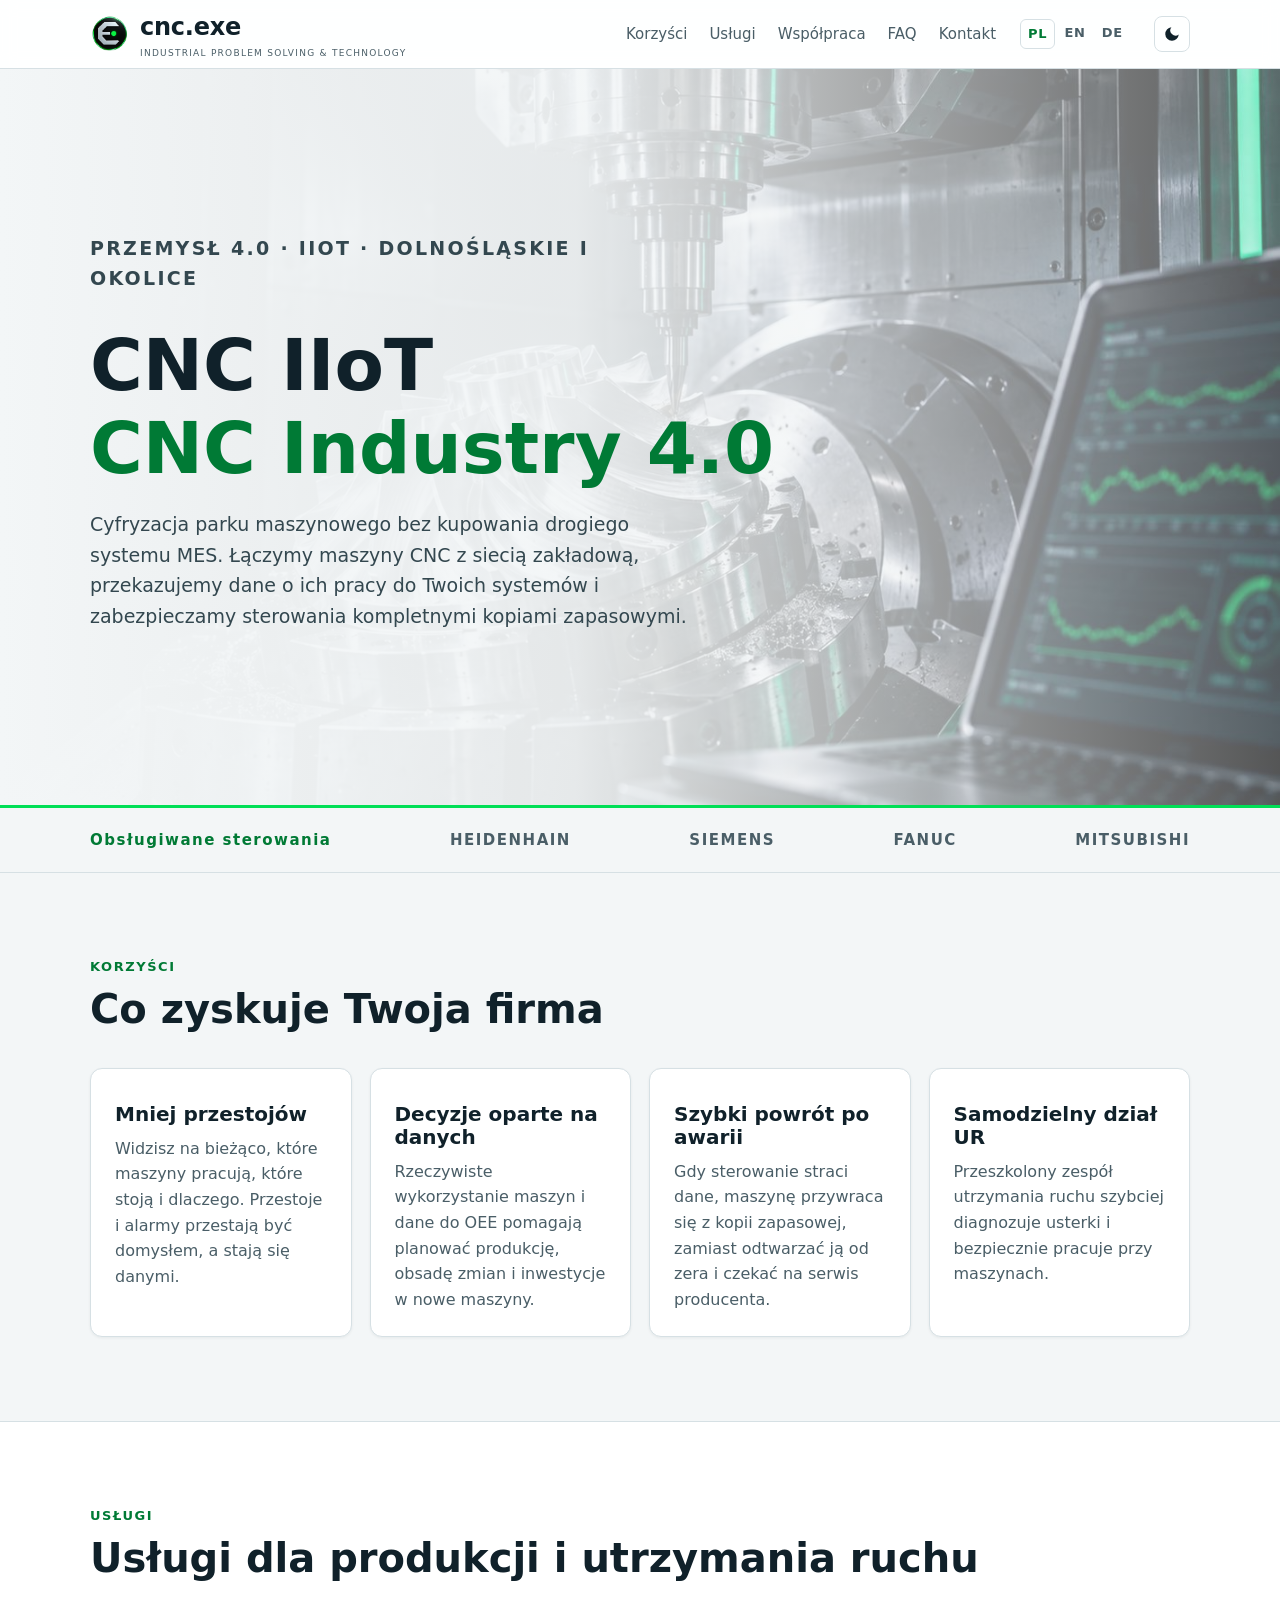
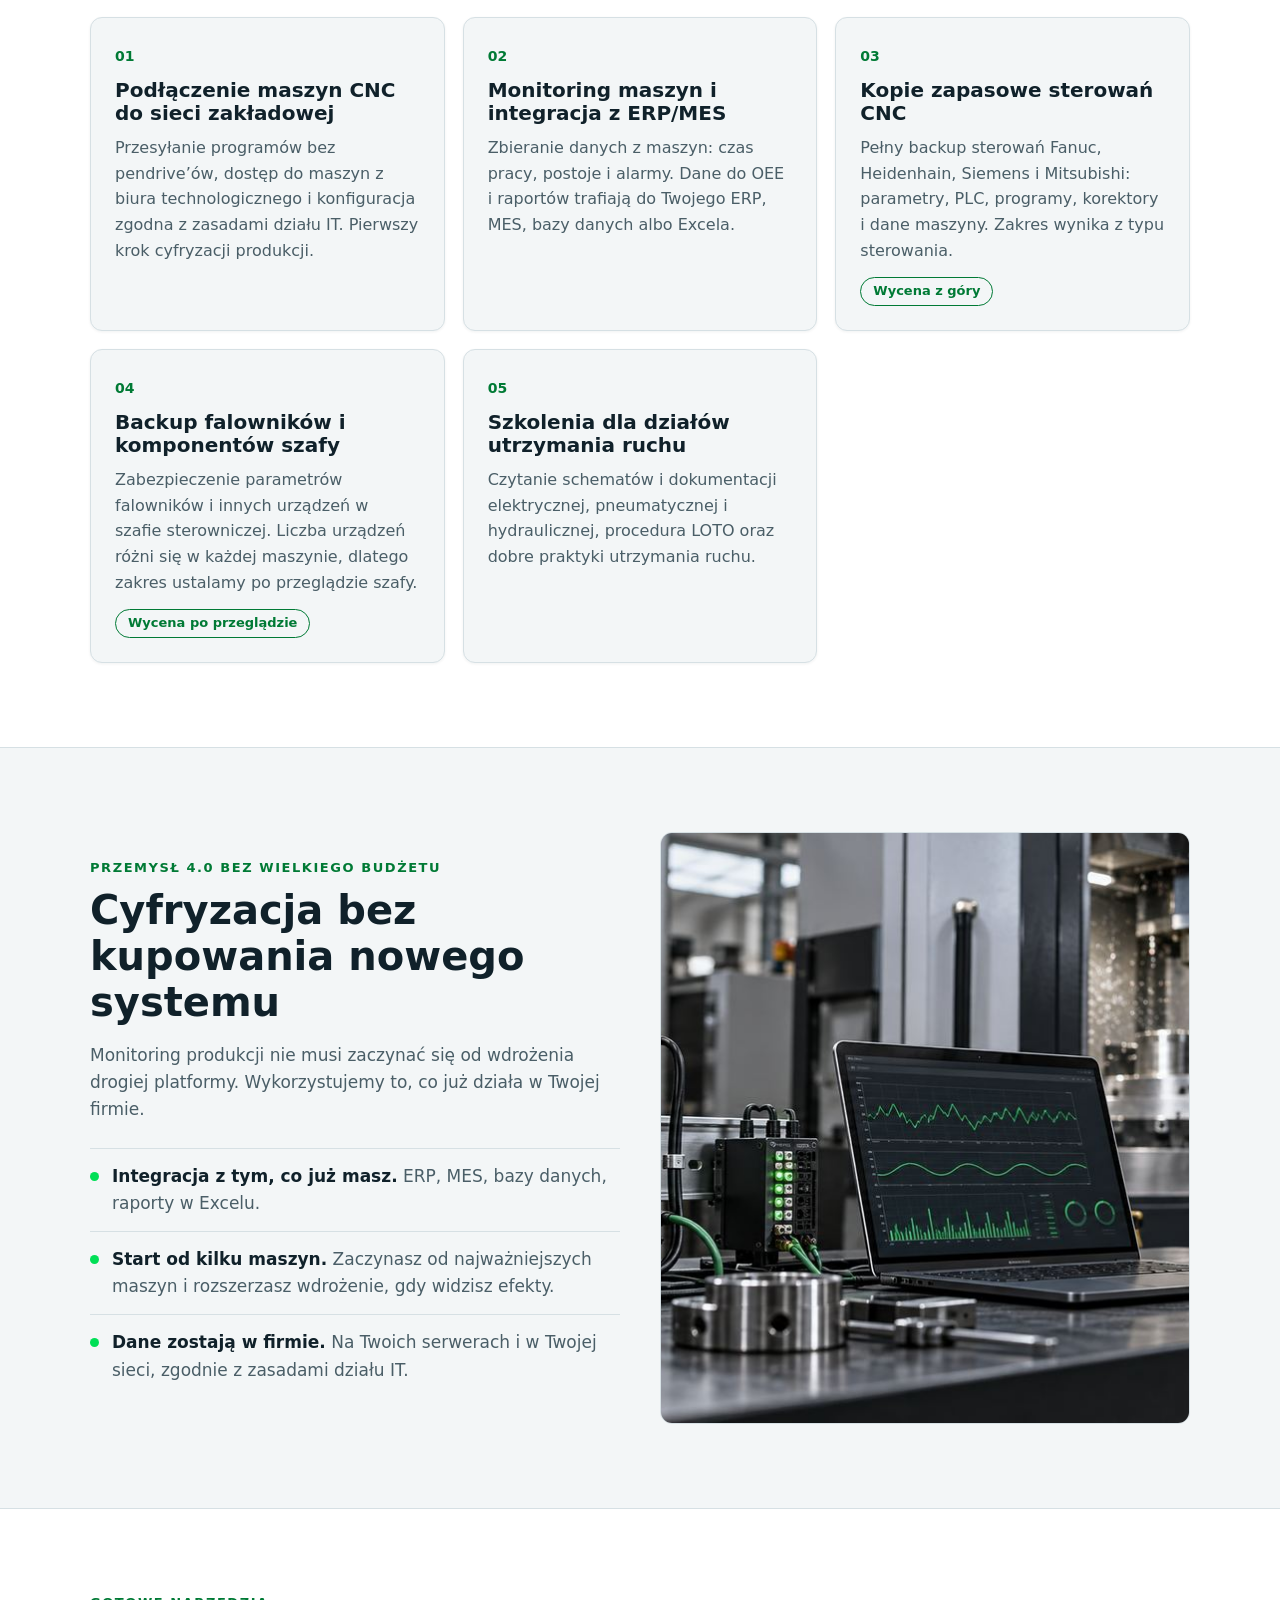
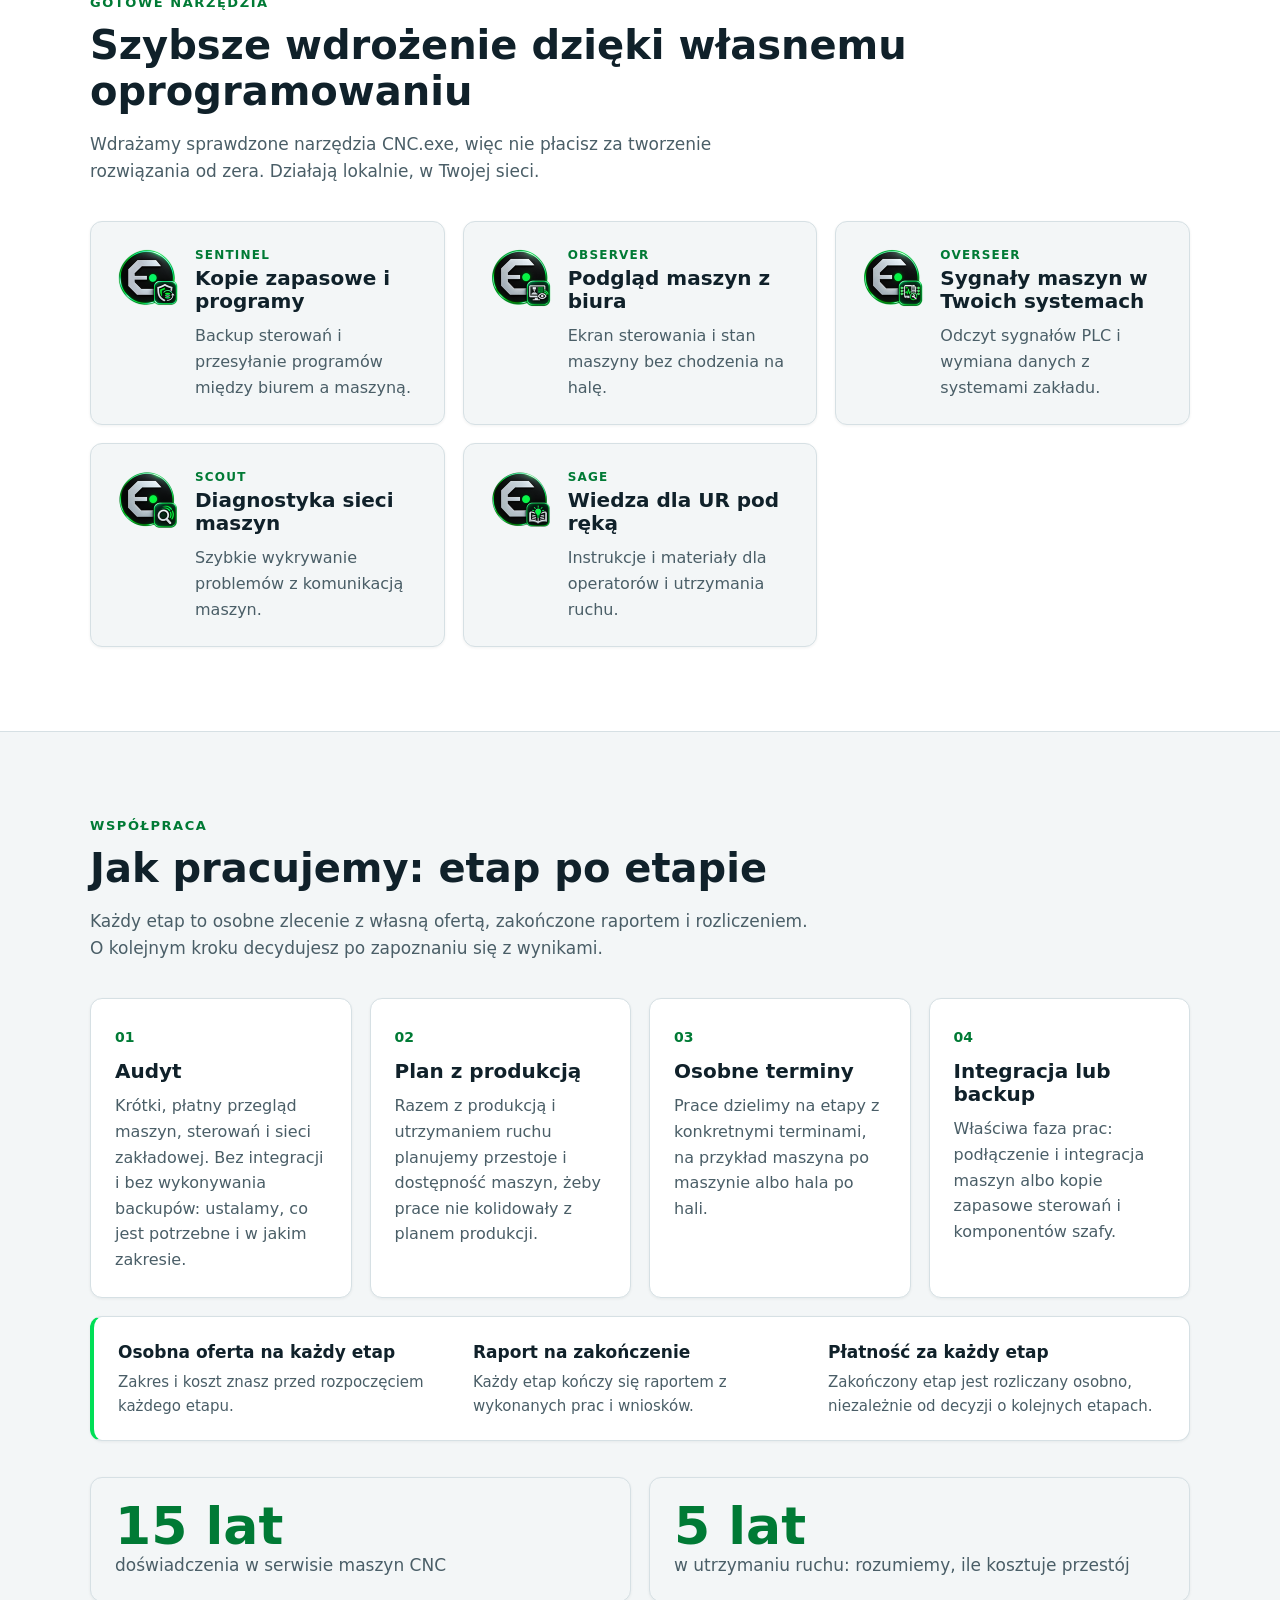
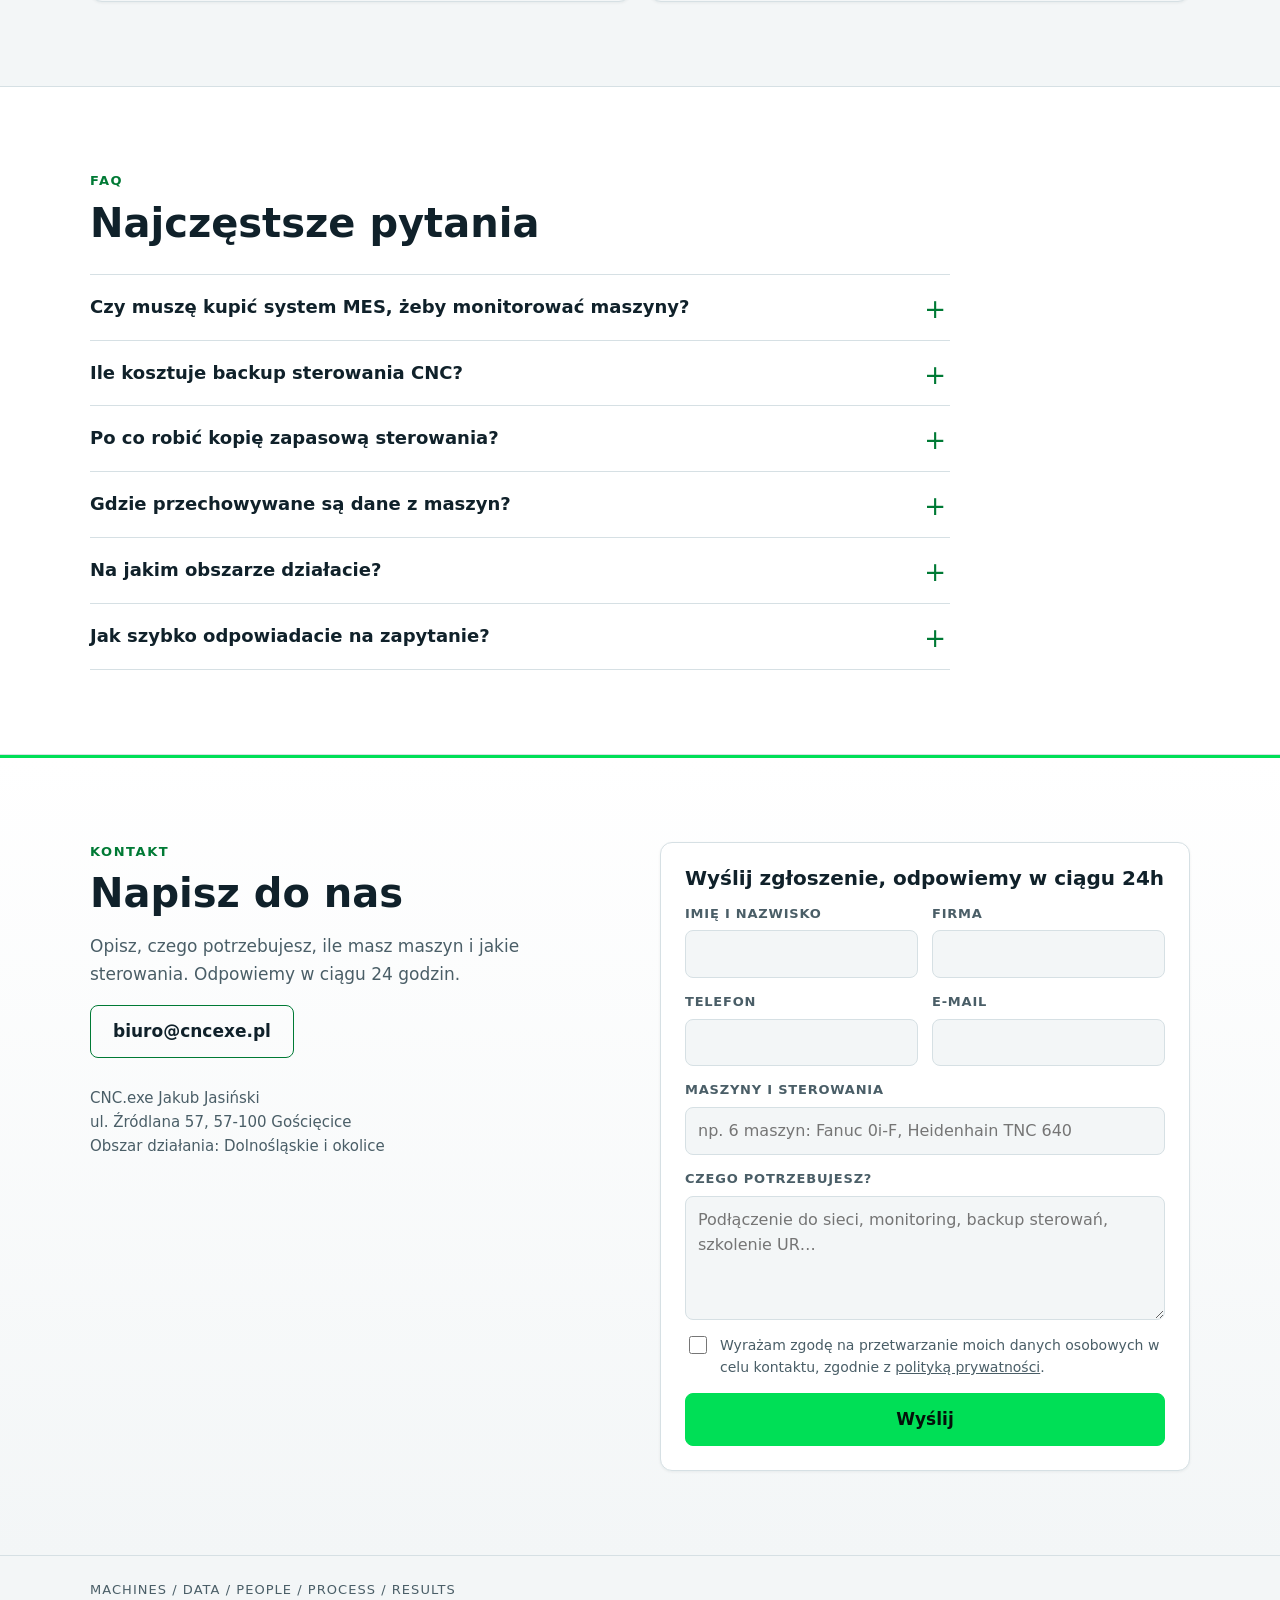
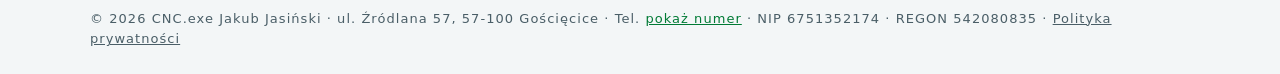
<file: index.html>
<!doctype html>
<html lang="pl">
<head>
<meta charset="utf-8">
<meta name="viewport" content="width=device-width, initial-scale=1">
<title>Przemysł 4.0 dla maszyn CNC: monitoring produkcji, integracja z ERP/MES, backup sterowań | CNC.exe</title>
<meta name="description" content="Cyfryzacja parku maszynowego bez drogiego systemu MES: monitoring pracy maszyn CNC i dane do OEE, integracja z ERP/MES, kopie zapasowe sterowań Fanuc, Heidenhain, Siemens Sinumerik, Mitsubishi. Dolny Śląsk.">
<link rel="canonical" href="https://cncexe.pl/">
<link rel="alternate" hreflang="pl" href="https://cncexe.pl/">
<link rel="alternate" hreflang="en" href="https://cncexe.pl/en/">
<link rel="alternate" hreflang="de" href="https://cncexe.pl/de/">
<link rel="alternate" hreflang="x-default" href="https://cncexe.pl/">
<link rel="icon" type="image/png" href="/img/logo.png">
<meta property="og:type" content="website">
<meta property="og:title" content="CNC.exe — Przemysł 4.0 i IIoT dla maszyn CNC">
<meta property="og:description" content="Monitoring maszyn, integracja z ERP/MES i kopie zapasowe sterowań CNC. Mniej przestojów, bez drogiego systemu. Dolny Śląsk.">
<meta property="og:image" content="https://cncexe.pl/img/hero.jpg">
<meta property="og:url" content="https://cncexe.pl/">
<script type="application/ld+json">
{
  "@context": "https://schema.org",
  "@type": "ProfessionalService",
  "name": "CNC.exe Jakub Jasiński",
  "url": "https://cncexe.pl/",
  "logo": "https://cncexe.pl/img/logo.png",
  "image": "https://cncexe.pl/img/hero.jpg",
  "description": "Przemysł 4.0 i IIoT dla maszyn CNC: podłączenie maszyn do sieci zakładowej, monitoring produkcji i integracja z ERP/MES, kopie zapasowe sterowań CNC i falowników, szkolenia dla utrzymania ruchu.",
  "email": "biuro@cncexe.pl",
  "taxID": "6751352174",
  "address": {
    "@type": "PostalAddress",
    "streetAddress": "ul. Źródlana 57",
    "postalCode": "57-100",
    "addressLocality": "Gościęcice",
    "addressRegion": "dolnośląskie",
    "addressCountry": "PL"
  },
  "areaServed": "Województwo dolnośląskie"
}
</script>
<script>try{if(localStorage.getItem('theme')==='dark')document.documentElement.dataset.theme='dark'}catch(e){}</script>
<link rel="stylesheet" href="/style.css?v=3">
</head>
<body>

<header>
  <div class="wrap">
    <a class="brand" href="#">
      <img src="img/logo.png" alt="CNC.exe">
      <span><b>cnc.exe</b><small>INDUSTRIAL PROBLEM SOLVING &amp; TECHNOLOGY</small></span>
    </a>
    <nav>
      <a href="#korzysci">Korzyści</a>
      <a href="#uslugi">Usługi</a>
      <a href="#wspolpraca">Współpraca</a>
      <a href="#faq">FAQ</a>
      <a href="#kontakt">Kontakt</a>
    </nav>
    <div class="lang"><a href="/" hreflang="pl" aria-current="page">PL</a><a href="/en/" hreflang="en">EN</a><a href="/de/" hreflang="de">DE</a></div>
    <button class="theme" type="button" aria-label="Tryb ciemny" title="Tryb ciemny"><svg class="moon" viewBox="0 0 24 24" width="18" height="18" aria-hidden="true"><path d="M21 12.8A9 9 0 1 1 11.2 3a7 7 0 0 0 9.8 9.8z" fill="currentColor"/></svg><svg class="sun" viewBox="0 0 24 24" width="18" height="18" aria-hidden="true" fill="none" stroke="currentColor" stroke-width="2" stroke-linecap="round"><circle cx="12" cy="12" r="4.5"/><path d="M12 2v2M12 20v2M2 12h2M20 12h2M4.9 4.9l1.4 1.4M17.7 17.7l1.4 1.4M4.9 19.1l1.4-1.4M17.7 6.3l1.4-1.4"/></svg></button>
  </div>
</header>

<main>
  <section class="hero">
    <div class="wrap">
      <p class="eyebrow">Przemysł 4.0 · IIoT · Dolnośląskie i okolice</p>
      <h1>CNC IIoT<br><span>CNC Industry 4.0</span></h1>
      <p>Cyfryzacja parku maszynowego bez kupowania drogiego systemu MES. Łączymy maszyny CNC z siecią zakładową, przekazujemy dane o ich pracy do Twoich systemów i zabezpieczamy sterowania kompletnymi kopiami zapasowymi.</p>
    </div>
  </section>

  <div class="controls">
    <div class="wrap"><span>Obsługiwane sterowania</span><span>HEIDENHAIN</span><span>SIEMENS</span><span>FANUC</span><span>MITSUBISHI</span></div>
  </div>

  <section id="korzysci">
    <div class="wrap">
      <p class="eyebrow">Korzyści</p>
      <h2>Co zyskuje Twoja firma</h2>
      <div class="grid four">
        <article class="card">
          <h3>Mniej przestojów</h3>
          <p>Widzisz na bieżąco, które maszyny pracują, które stoją i dlaczego. Przestoje i alarmy przestają być domysłem, a stają się danymi.</p>
        </article>
        <article class="card">
          <h3>Decyzje oparte na danych</h3>
          <p>Rzeczywiste wykorzystanie maszyn i dane do OEE pomagają planować produkcję, obsadę zmian i inwestycje w nowe maszyny.</p>
        </article>
        <article class="card">
          <h3>Szybki powrót po awarii</h3>
          <p>Gdy sterowanie straci dane, maszynę przywraca się z kopii zapasowej, zamiast odtwarzać ją od zera i czekać na serwis producenta.</p>
        </article>
        <article class="card">
          <h3>Samodzielny dział UR</h3>
          <p>Przeszkolony zespół utrzymania ruchu szybciej diagnozuje usterki i bezpiecznie pracuje przy maszynach.</p>
        </article>
      </div>
    </div>
  </section>

  <section id="uslugi" class="why">
    <div class="wrap">
      <p class="eyebrow">Usługi</p>
      <h2>Usługi dla produkcji i utrzymania ruchu</h2>
      <div class="grid">
        <article class="card">
          <span class="num">01</span>
          <h3>Podłączenie maszyn CNC do sieci zakładowej</h3>
          <p>Przesyłanie programów bez pendrive’ów, dostęp do maszyn z biura technologicznego i konfiguracja zgodna z zasadami działu IT. Pierwszy krok cyfryzacji produkcji.</p>
        </article>
        <article class="card">
          <span class="num">02</span>
          <h3>Monitoring maszyn i integracja z ERP/MES</h3>
          <p>Zbieranie danych z maszyn: czas pracy, postoje i alarmy. Dane do OEE i raportów trafiają do Twojego ERP, MES, bazy danych albo Excela.</p>
        </article>
        <article class="card">
          <span class="num">03</span>
          <h3>Kopie zapasowe sterowań CNC</h3>
          <p>Pełny backup sterowań Fanuc, Heidenhain, Siemens i Mitsubishi: parametry, PLC, programy, korektory i dane maszyny. Zakres wynika z typu sterowania.</p>
          <span class="tag">Wycena z góry</span>
        </article>
        <article class="card">
          <span class="num">04</span>
          <h3>Backup falowników i komponentów szafy</h3>
          <p>Zabezpieczenie parametrów falowników i innych urządzeń w szafie sterowniczej. Liczba urządzeń różni się w każdej maszynie, dlatego zakres ustalamy po przeglądzie szafy.</p>
          <span class="tag">Wycena po przeglądzie</span>
        </article>
        <article class="card">
          <span class="num">05</span>
          <h3>Szkolenia dla działów utrzymania ruchu</h3>
          <p>Czytanie schematów i dokumentacji elektrycznej, pneumatycznej i hydraulicznej, procedura LOTO oraz dobre praktyki utrzymania ruchu.</p>
        </article>
      </div>
    </div>
  </section>

  <section id="monitoring">
    <div class="wrap split">
      <div>
        <p class="eyebrow">Przemysł 4.0 bez wielkiego budżetu</p>
        <h2>Cyfryzacja bez kupowania nowego systemu</h2>
        <p>Monitoring produkcji nie musi zaczynać się od wdrożenia drogiej platformy. Wykorzystujemy to, co już działa w Twojej firmie.</p>
        <ul class="points">
          <li><b>Integracja z tym, co już masz.</b> ERP, MES, bazy danych, raporty w Excelu.</li>
          <li><b>Start od kilku maszyn.</b> Zaczynasz od najważniejszych maszyn i rozszerzasz wdrożenie, gdy widzisz efekty.</li>
          <li><b>Dane zostają w firmie.</b> Na Twoich serwerach i w Twojej sieci, zgodnie z zasadami działu IT.</li>
        </ul>
      </div>
      <img src="img/iiot.jpg" alt="Monitoring pracy maszyny CNC: wykresy na laptopie przy maszynie" loading="lazy" width="1600" height="592">
    </div>
  </section>

  <section id="narzedzia" class="why">
    <div class="wrap">
      <p class="eyebrow">Gotowe narzędzia</p>
      <h2>Szybsze wdrożenie dzięki własnemu oprogramowaniu</h2>
      <p class="lead">Wdrażamy sprawdzone narzędzia CNC.exe, więc nie płacisz za tworzenie rozwiązania od zera. Działają lokalnie, w Twojej sieci.</p>
      <div class="grid">
        <article class="card app">
          <img src="img/sentinel.png" alt="" loading="lazy">
          <div><small>Sentinel</small><h3>Kopie zapasowe i programy</h3><p>Backup sterowań i przesyłanie programów między biurem a maszyną.</p></div>
        </article>
        <article class="card app">
          <img src="img/observer.png" alt="" loading="lazy">
          <div><small>Observer</small><h3>Podgląd maszyn z biura</h3><p>Ekran sterowania i stan maszyny bez chodzenia na halę.</p></div>
        </article>
        <article class="card app">
          <img src="img/overseer.png" alt="" loading="lazy">
          <div><small>Overseer</small><h3>Sygnały maszyn w Twoich systemach</h3><p>Odczyt sygnałów PLC i wymiana danych z systemami zakładu.</p></div>
        </article>
        <article class="card app">
          <img src="img/scout.png" alt="" loading="lazy">
          <div><small>Scout</small><h3>Diagnostyka sieci maszyn</h3><p>Szybkie wykrywanie problemów z komunikacją maszyn.</p></div>
        </article>
        <article class="card app">
          <img src="img/sage.png" alt="" loading="lazy">
          <div><small>Sage</small><h3>Wiedza dla UR pod ręką</h3><p>Instrukcje i materiały dla operatorów i utrzymania ruchu.</p></div>
        </article>
      </div>
    </div>
  </section>

  <section id="wspolpraca">
    <div class="wrap">
      <p class="eyebrow">Współpraca</p>
      <h2>Jak pracujemy: etap po etapie</h2>
      <p class="lead">Każdy etap to osobne zlecenie z własną ofertą, zakończone raportem i rozliczeniem. O kolejnym kroku decydujesz po zapoznaniu się z wynikami.</p>
      <div class="grid four">
        <article class="card"><span class="num">01</span><h3>Audyt</h3><p>Krótki, płatny przegląd maszyn, sterowań i sieci zakładowej. Bez integracji i bez wykonywania backupów: ustalamy, co jest potrzebne i w jakim zakresie.</p></article>
        <article class="card"><span class="num">02</span><h3>Plan z produkcją</h3><p>Razem z produkcją i utrzymaniem ruchu planujemy przestoje i dostępność maszyn, żeby prace nie kolidowały z planem produkcji.</p></article>
        <article class="card"><span class="num">03</span><h3>Osobne terminy</h3><p>Prace dzielimy na etapy z konkretnymi terminami, na przykład maszyna po maszynie albo hala po hali.</p></article>
        <article class="card"><span class="num">04</span><h3>Integracja lub backup</h3><p>Właściwa faza prac: podłączenie i integracja maszyn albo kopie zapasowe sterowań i komponentów szafy.</p></article>
      </div>
      <div class="terms">
        <div><b>Osobna oferta na każdy etap</b><p>Zakres i koszt znasz przed rozpoczęciem każdego etapu.</p></div>
        <div><b>Raport na zakończenie</b><p>Każdy etap kończy się raportem z wykonanych prac i wniosków.</p></div>
        <div><b>Płatność za każdy etap</b><p>Zakończony etap jest rozliczany osobno, niezależnie od decyzji o kolejnych etapach.</p></div>
      </div>
      <div class="stats">
        <div class="stat"><b>15 lat</b><span>doświadczenia w serwisie maszyn CNC</span></div>
        <div class="stat"><b>5 lat</b><span>w utrzymaniu ruchu: rozumiemy, ile kosztuje przestój</span></div>
      </div>
    </div>
  </section>

  <section id="faq" class="why">
    <div class="wrap">
      <p class="eyebrow">FAQ</p>
      <h2>Najczęstsze pytania</h2>
      <div class="faq">
        <details>
          <summary>Czy muszę kupić system MES, żeby monitorować maszyny?</summary>
          <p>Nie. Dane z maszyn przekazujemy do systemów, które już działają w Twojej firmie: ERP, MES, bazy danych albo arkusza Excel.</p>
        </details>
        <details>
          <summary>Ile kosztuje backup sterowania CNC?</summary>
          <p>Backup sterowania wyceniamy z góry, na podstawie typu sterowania (Fanuc, Heidenhain, Siemens, Mitsubishi). Backup falowników i innych komponentów szafy wyceniamy osobno, po przeglądzie, bo ich liczba różni się w każdej maszynie.</p>
        </details>
        <details>
          <summary>Po co robić kopię zapasową sterowania?</summary>
          <p>Utrata danych w sterowaniu, na przykład po rozładowaniu baterii, awarii karty pamięci lub dysku, może na długo zatrzymać maszynę. Kompletna kopia pozwala przywrócić parametry, PLC i programy i szybciej wrócić do produkcji.</p>
        </details>
        <details>
          <summary>Gdzie przechowywane są dane z maszyn?</summary>
          <p>W Twojej firmie: na Twoich serwerach i w Twojej sieci, zgodnie z zasadami działu IT.</p>
        </details>
        <details>
          <summary>Na jakim obszarze działacie?</summary>
          <p>W województwie dolnośląskim i okolicach, między innymi we Wrocławiu, Wałbrzychu, Legnicy, Świdnicy i Strzelinie.</p>
        </details>
        <details>
          <summary>Jak szybko odpowiadacie na zapytanie?</summary>
          <p>Na zgłoszenia z formularza odpowiadamy w ciągu 24 godzin.</p>
        </details>
      </div>
    </div>
  </section>

  <section id="kontakt" class="contact">
    <div class="wrap split">
      <div>
        <p class="eyebrow">Kontakt</p>
        <h2>Napisz do nas</h2>
        <p>Opisz, czego potrzebujesz, ile masz maszyn i jakie sterowania. Odpowiemy w ciągu 24 godzin.</p>
        <div class="cta">
          <a class="btn" href="mailto:biuro@cncexe.pl">biuro@cncexe.pl</a>
        </div>
        <address>
          CNC.exe Jakub Jasiński<br>
          ul. Źródlana 57, 57-100 Gościęcice<br>
          Obszar działania: Dolnośląskie i okolice
        </address>
      </div>

      <form class="form" action="https://formsubmit.co/biuro@cncexe.pl" method="POST">
        <p id="wyslano" class="sent">Dziękujemy, zgłoszenie dotarło. Odpowiemy w ciągu 24 godzin.</p>
        <h3>Wyślij zgłoszenie, odpowiemy w ciągu 24h</h3>
        <input type="hidden" name="_subject" value="Zgłoszenie ze strony cncexe.pl">
        <input type="hidden" name="_template" value="table">
        <input type="hidden" name="_next" value="https://cncexe.pl/#wyslano">
        <div class="row">
          <label>Imię i nazwisko<input name="Imię i nazwisko" required autocomplete="name"></label>
          <label>Firma<input name="Firma" autocomplete="organization"></label>
        </div>
        <div class="row">
          <label>Telefon<input name="Telefon" type="tel" required autocomplete="tel"></label>
          <label>E-mail<input name="email" type="email" autocomplete="email"></label>
        </div>
        <label>Maszyny i sterowania<input name="Maszyny i sterowania" placeholder="np. 6 maszyn: Fanuc 0i-F, Heidenhain TNC 640"></label>
        <label>Czego potrzebujesz?<textarea name="Opis" rows="4" placeholder="Podłączenie do sieci, monitoring, backup sterowań, szkolenie UR…"></textarea></label>
        <label class="consent"><input type="checkbox" name="Zgoda" value="tak" required><span>Wyrażam zgodę na przetwarzanie moich danych osobowych w celu kontaktu, zgodnie z <a href="polityka-prywatnosci.html">polityką prywatności</a>.</span></label>
        <button class="btn solid" type="submit">Wyślij</button>
      </form>
    </div>
  </section>
</main>

<footer>
  <div class="wrap">
    <span>MACHINES / DATA / PEOPLE / PROCESS / RESULTS</span>
    <span>© 2026 CNC.exe Jakub Jasiński · ul. Źródlana 57, 57-100 Gościęcice · Tel. <button class="reveal" type="button" data-n="080 677 607">pokaż numer</button> · NIP 6751352174 · REGON 542080835 · <a href="polityka-prywatnosci.html">Polityka prywatności</a></span>
  </div>
</footer>

<script>
(() => {
  const d = document.documentElement, b = document.querySelector('.theme');
  const sync = () => b.setAttribute('aria-pressed', d.dataset.theme === 'dark');
  sync();
  b.addEventListener('click', () => {
    if (d.dataset.theme === 'dark') delete d.dataset.theme; else d.dataset.theme = 'dark';
    try { localStorage.setItem('theme', d.dataset.theme || 'light'); } catch (e) {}
    sync();
  });
})();
</script>
<script>
document.querySelectorAll('.reveal').forEach(b => b.addEventListener('click', () => {
  const n = b.dataset.n.split(' ').reverse().join(' '), a = document.createElement('a');
  a.href = 'tel:+48' + n.replace(/ /g, '');
  a.textContent = (b.dataset.cc || '') + n;
  b.replaceWith(a);
  a.focus();
}));
</script>
</body>
</html>
</file>
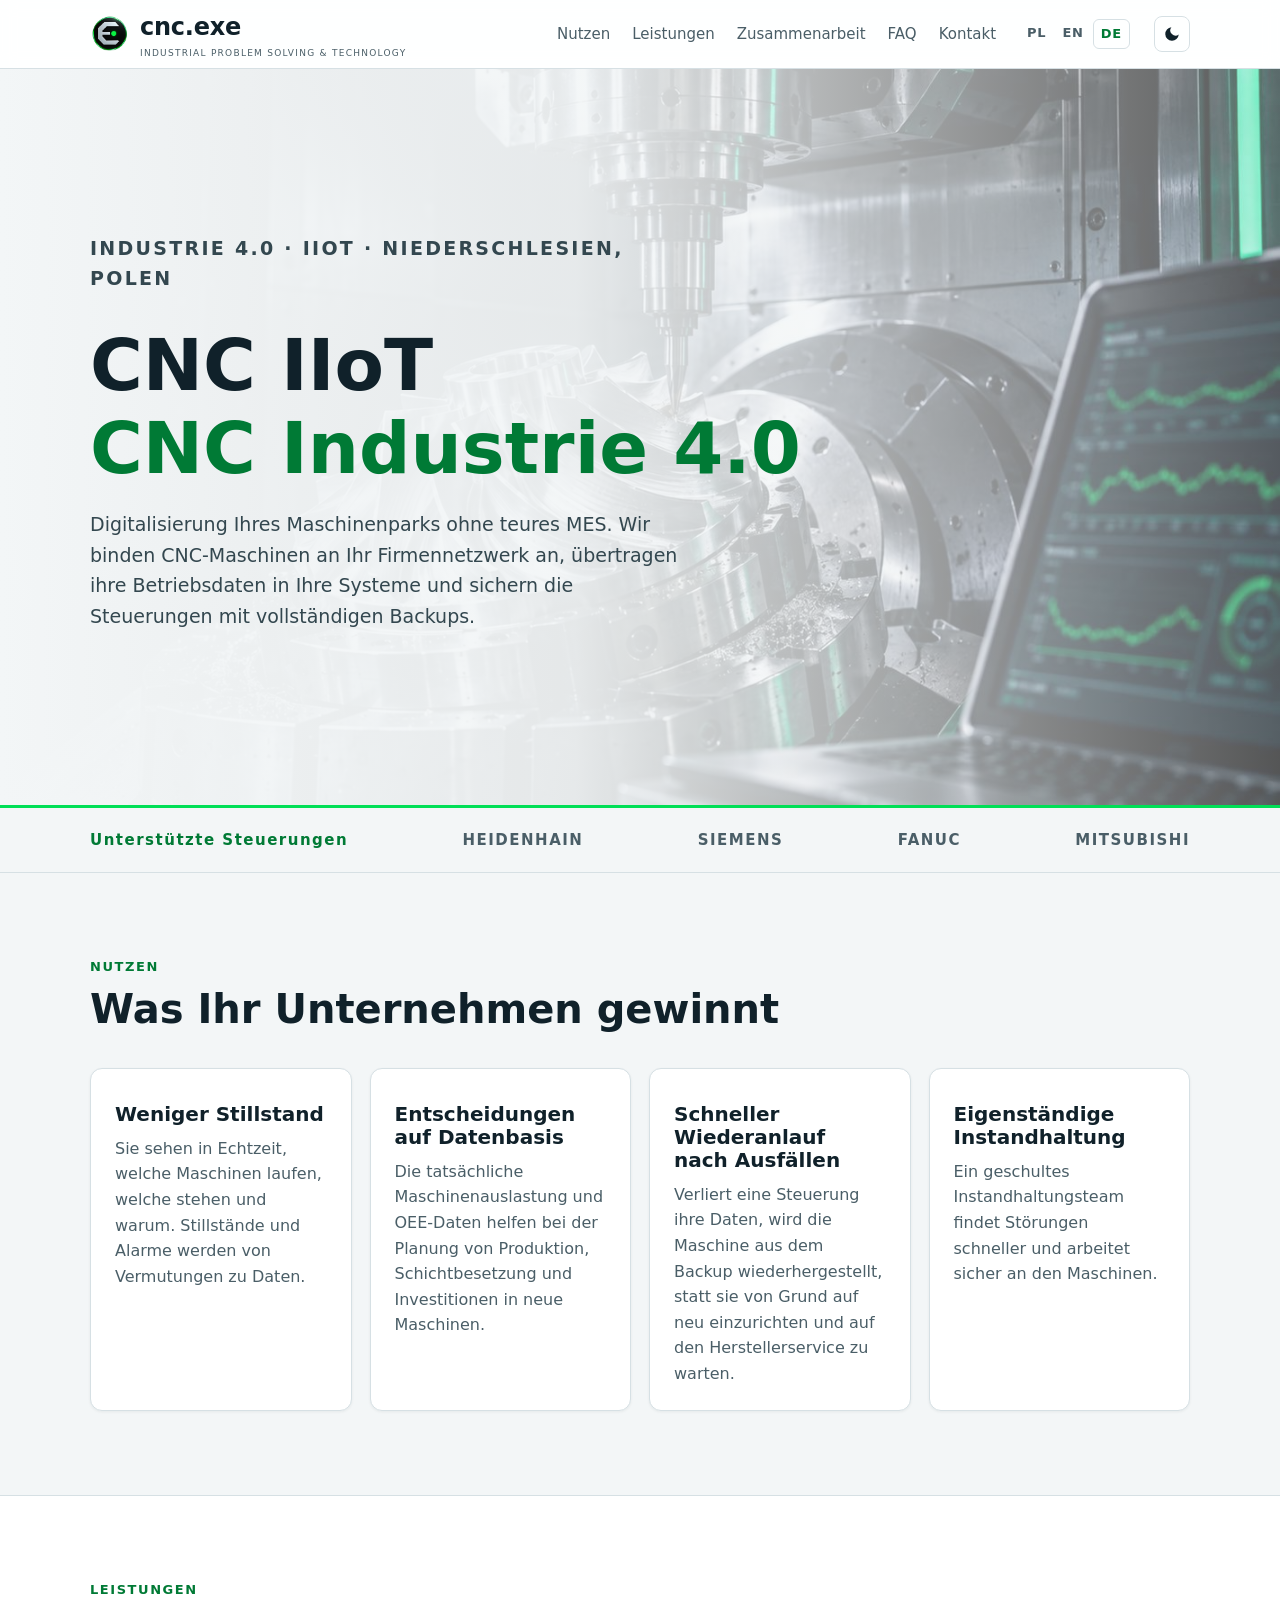
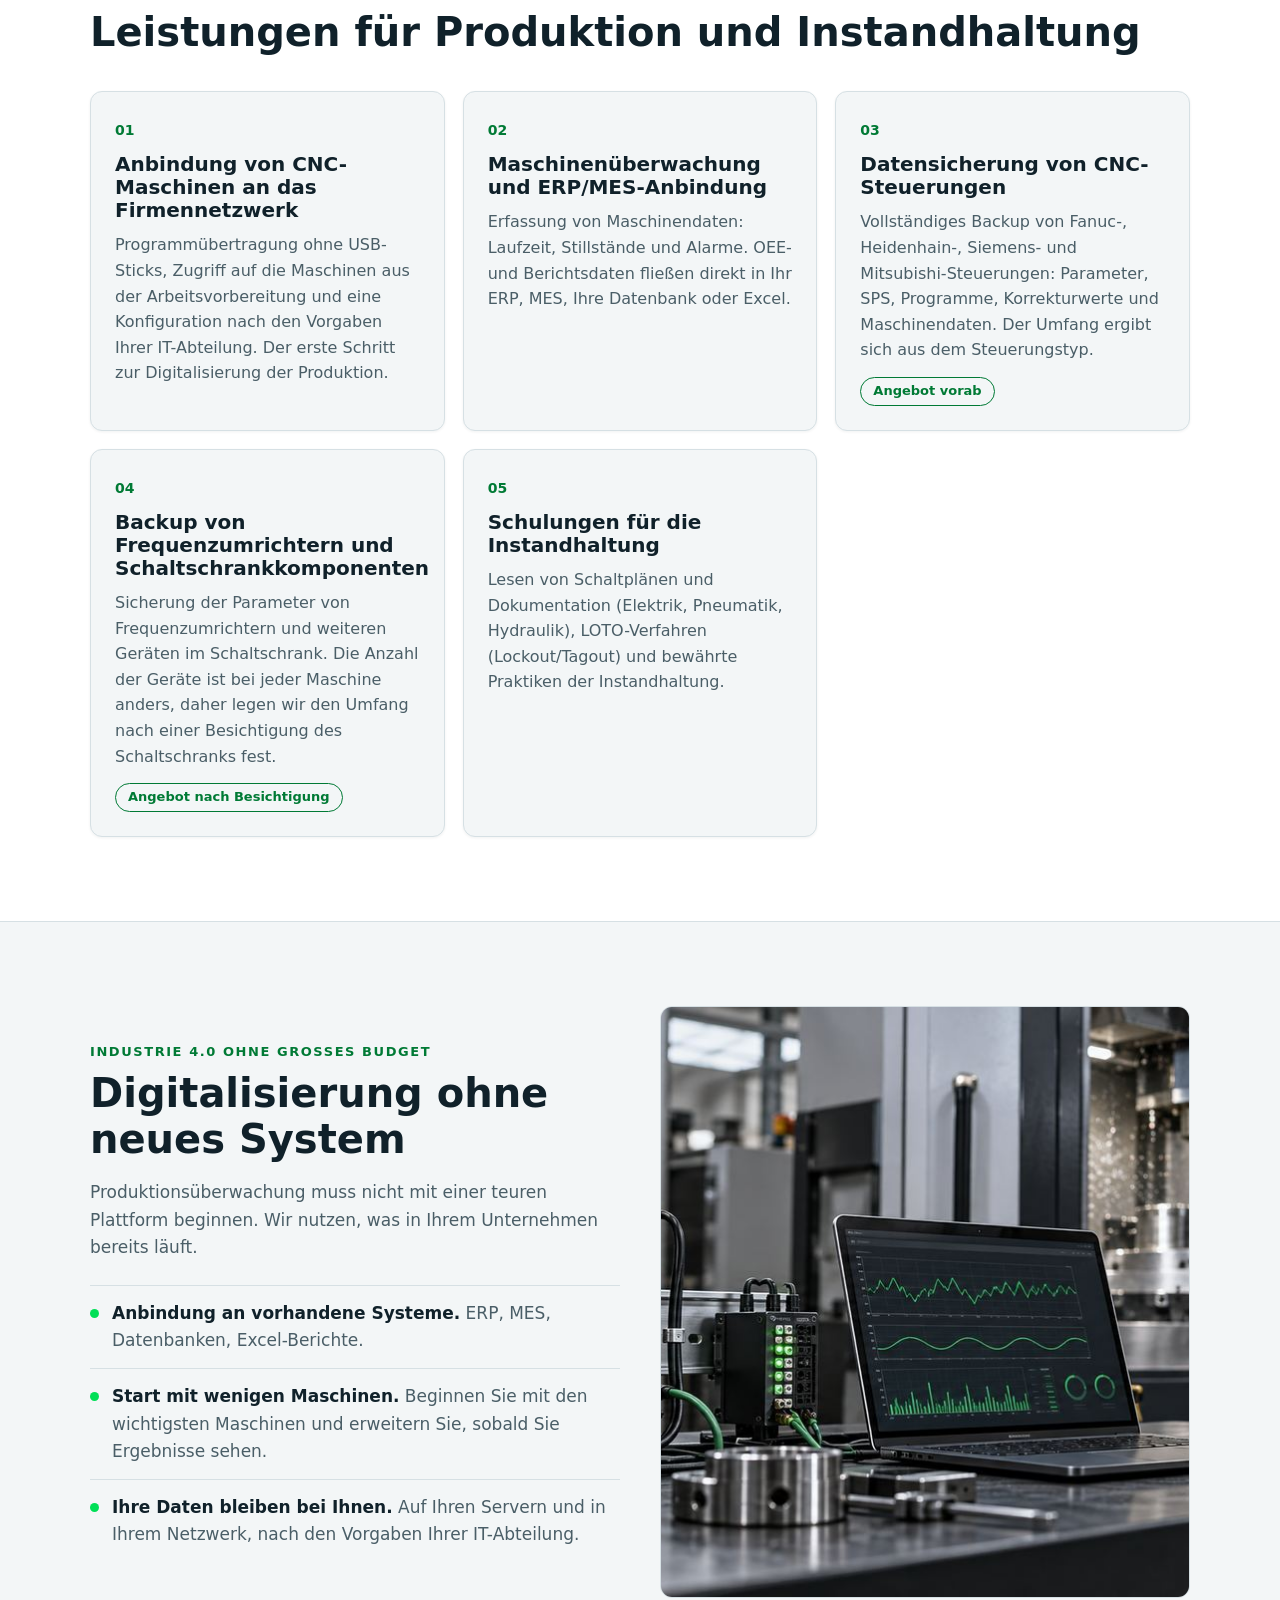
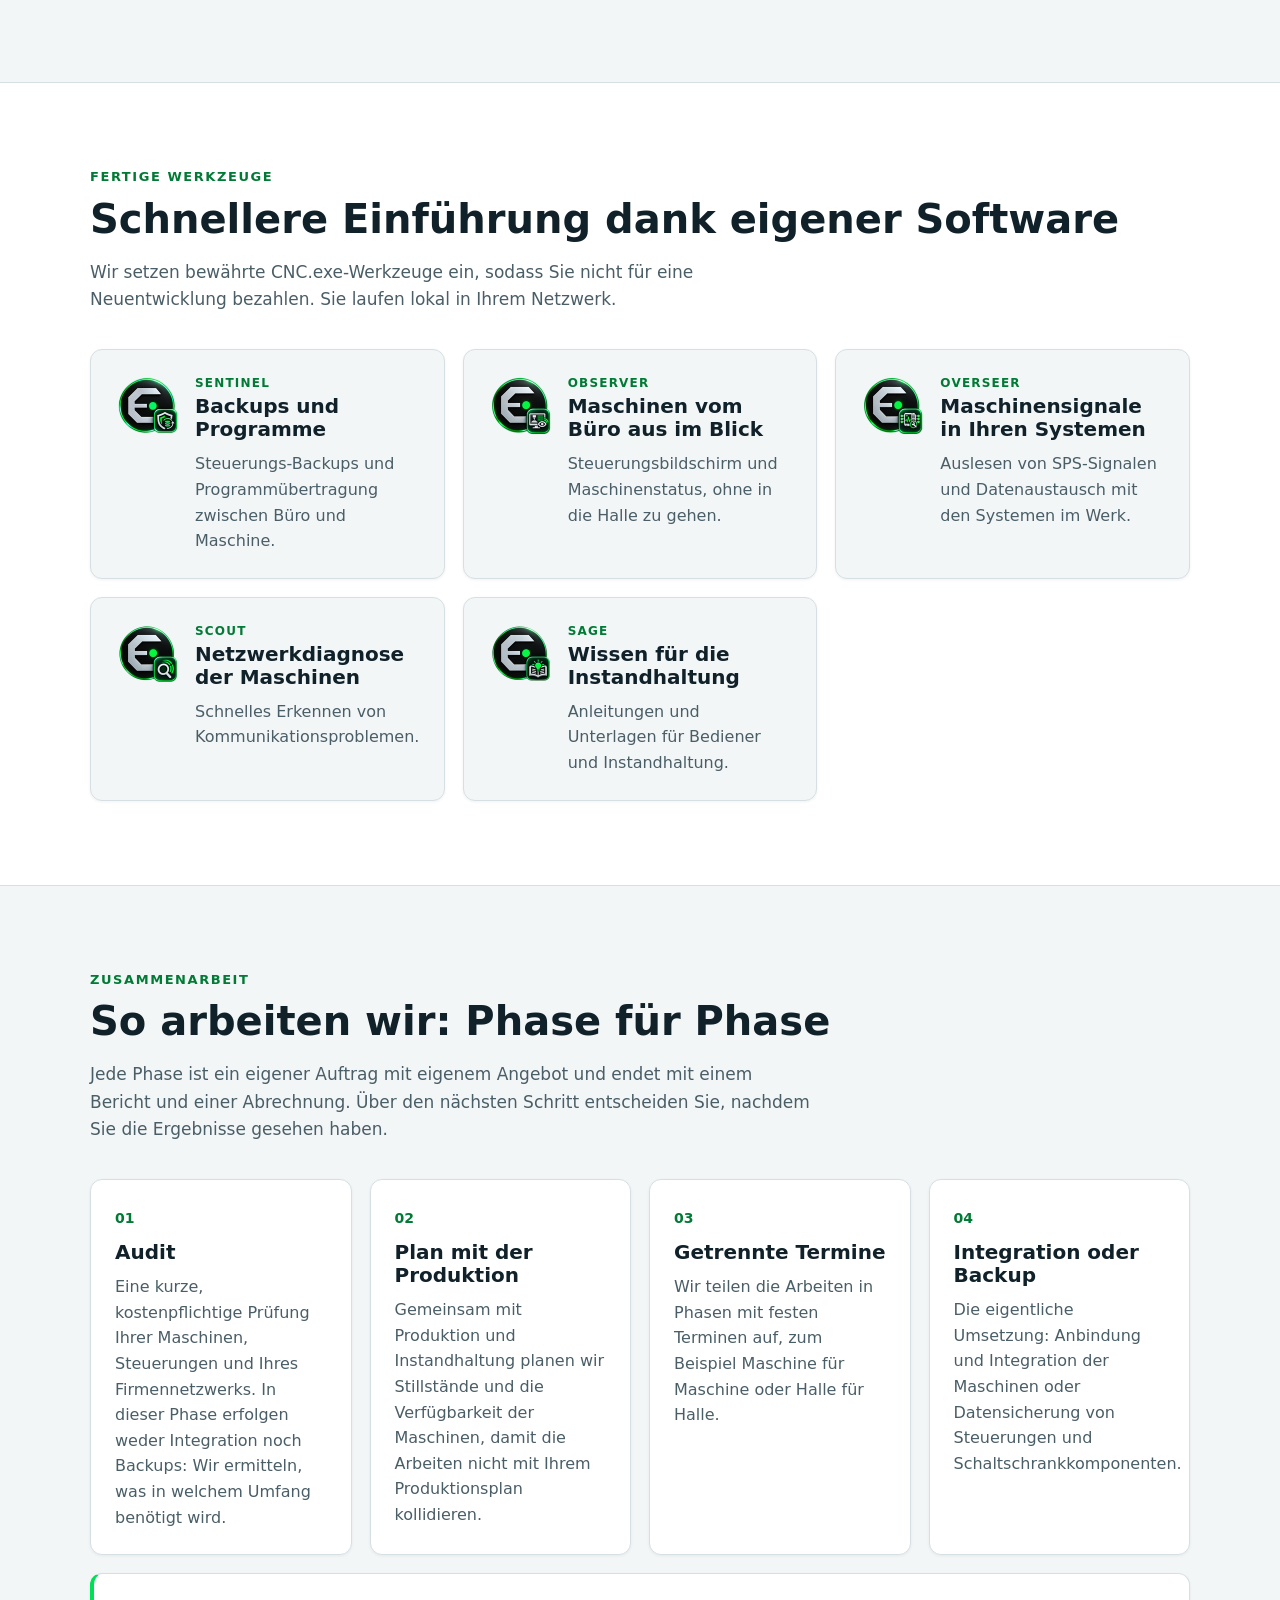
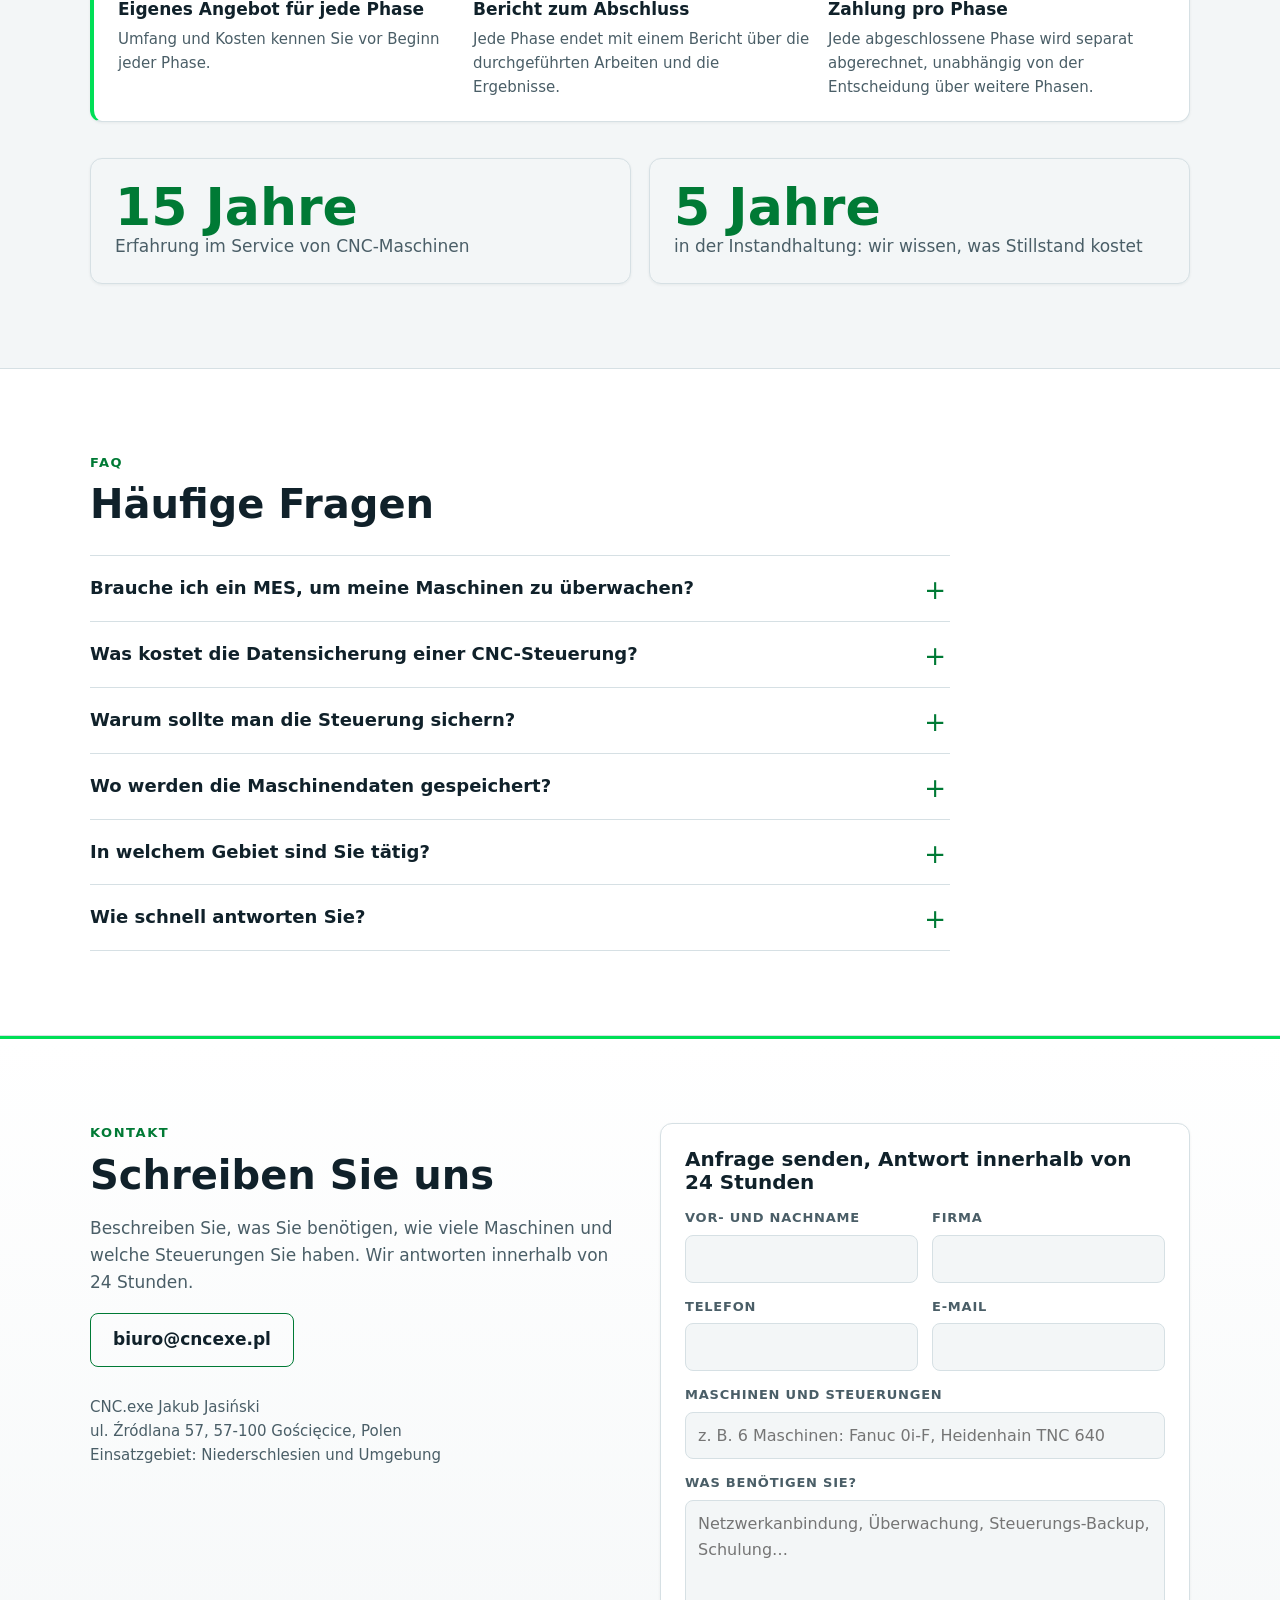
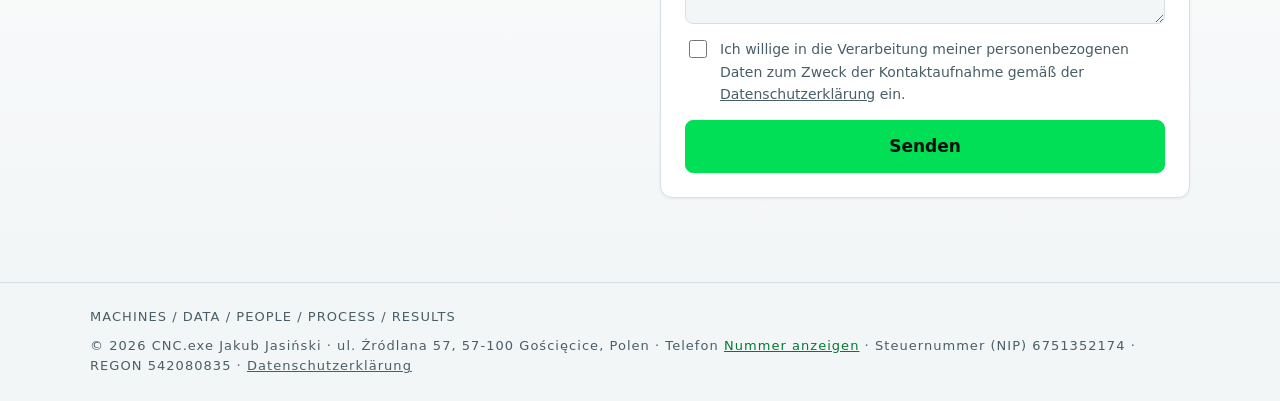
<file: de/index.html>
<!doctype html>
<html lang="de">
<head>
<meta charset="utf-8">
<meta name="viewport" content="width=device-width, initial-scale=1">
<title>Industrie 4.0 für CNC-Maschinen: Maschinenüberwachung, ERP/MES-Anbindung, Datensicherung der Steuerung | CNC.exe</title>
<meta name="description" content="Digitalisierung des Maschinenparks ohne teures MES: Überwachung von CNC-Maschinen und OEE-Daten, ERP/MES-Anbindung, Datensicherung von Fanuc-, Heidenhain-, Siemens-Sinumerik- und Mitsubishi-Steuerungen. Niederschlesien, Polen.">
<link rel="canonical" href="https://cncexe.pl/de/">
<link rel="alternate" hreflang="pl" href="https://cncexe.pl/">
<link rel="alternate" hreflang="en" href="https://cncexe.pl/en/">
<link rel="alternate" hreflang="de" href="https://cncexe.pl/de/">
<link rel="alternate" hreflang="x-default" href="https://cncexe.pl/">
<link rel="icon" type="image/png" href="/img/logo.png">
<meta property="og:type" content="website">
<meta property="og:title" content="CNC.exe — Industrie 4.0 und IIoT für CNC-Maschinen">
<meta property="og:description" content="Maschinenüberwachung, ERP/MES-Anbindung und Datensicherung von CNC-Steuerungen. Weniger Stillstand, ohne teures System. Niederschlesien, Polen.">
<meta property="og:image" content="https://cncexe.pl/img/hero.jpg">
<meta property="og:url" content="https://cncexe.pl/de/">
<script type="application/ld+json">
{
  "@context": "https://schema.org",
  "@type": "ProfessionalService",
  "name": "CNC.exe Jakub Jasiński",
  "url": "https://cncexe.pl/de/",
  "logo": "https://cncexe.pl/img/logo.png",
  "image": "https://cncexe.pl/img/hero.jpg",
  "description": "Industrie 4.0 und IIoT für CNC-Maschinen: Anbindung an das Firmennetzwerk, Produktionsüberwachung und ERP/MES-Anbindung, Datensicherung von CNC-Steuerungen und Frequenzumrichtern, Schulungen für die Instandhaltung.",
  "email": "biuro@cncexe.pl",
  "taxID": "6751352174",
  "address": {
    "@type": "PostalAddress",
    "streetAddress": "ul. Źródlana 57",
    "postalCode": "57-100",
    "addressLocality": "Gościęcice",
    "addressRegion": "dolnośląskie",
    "addressCountry": "PL"
  },
  "areaServed": "Niederschlesien, Polen"
}
</script>
<script>try{if(localStorage.getItem('theme')==='dark')document.documentElement.dataset.theme='dark'}catch(e){}</script>
<link rel="stylesheet" href="/style.css?v=3">
</head>
<body>

<header>
  <div class="wrap">
    <a class="brand" href="#">
      <img src="/img/logo.png" alt="CNC.exe">
      <span><b>cnc.exe</b><small>INDUSTRIAL PROBLEM SOLVING &amp; TECHNOLOGY</small></span>
    </a>
    <nav>
      <a href="#nutzen">Nutzen</a>
      <a href="#leistungen">Leistungen</a>
      <a href="#zusammenarbeit">Zusammenarbeit</a>
      <a href="#faq">FAQ</a>
      <a href="#kontakt">Kontakt</a>
    </nav>
    <div class="lang"><a href="/" hreflang="pl">PL</a><a href="/en/" hreflang="en">EN</a><a href="/de/" hreflang="de" aria-current="page">DE</a></div>
    <button class="theme" type="button" aria-label="Dunkelmodus" title="Dunkelmodus"><svg class="moon" viewBox="0 0 24 24" width="18" height="18" aria-hidden="true"><path d="M21 12.8A9 9 0 1 1 11.2 3a7 7 0 0 0 9.8 9.8z" fill="currentColor"/></svg><svg class="sun" viewBox="0 0 24 24" width="18" height="18" aria-hidden="true" fill="none" stroke="currentColor" stroke-width="2" stroke-linecap="round"><circle cx="12" cy="12" r="4.5"/><path d="M12 2v2M12 20v2M2 12h2M20 12h2M4.9 4.9l1.4 1.4M17.7 17.7l1.4 1.4M4.9 19.1l1.4-1.4M17.7 6.3l1.4-1.4"/></svg></button>
  </div>
</header>

<main>
  <section class="hero">
    <div class="wrap">
      <p class="eyebrow">Industrie 4.0 · IIoT · Niederschlesien, Polen</p>
      <h1>CNC IIoT<br><span>CNC Industrie 4.0</span></h1>
      <p>Digitalisierung Ihres Maschinenparks ohne teures MES. Wir binden CNC-Maschinen an Ihr Firmennetzwerk an, übertragen ihre Betriebsdaten in Ihre Systeme und sichern die Steuerungen mit vollständigen Backups.</p>
    </div>
  </section>

  <div class="controls">
    <div class="wrap"><span>Unterstützte Steuerungen</span><span>HEIDENHAIN</span><span>SIEMENS</span><span>FANUC</span><span>MITSUBISHI</span></div>
  </div>

  <section id="nutzen">
    <div class="wrap">
      <p class="eyebrow">Nutzen</p>
      <h2>Was Ihr Unternehmen gewinnt</h2>
      <div class="grid four">
        <article class="card">
          <h3>Weniger Stillstand</h3>
          <p>Sie sehen in Echtzeit, welche Maschinen laufen, welche stehen und warum. Stillstände und Alarme werden von Vermutungen zu Daten.</p>
        </article>
        <article class="card">
          <h3>Entscheidungen auf Datenbasis</h3>
          <p>Die tatsächliche Maschinenauslastung und OEE-Daten helfen bei der Planung von Produktion, Schichtbesetzung und Investitionen in neue Maschinen.</p>
        </article>
        <article class="card">
          <h3>Schneller Wiederanlauf nach Ausfällen</h3>
          <p>Verliert eine Steuerung ihre Daten, wird die Maschine aus dem Backup wiederhergestellt, statt sie von Grund auf neu einzurichten und auf den Herstellerservice zu warten.</p>
        </article>
        <article class="card">
          <h3>Eigenständige Instandhaltung</h3>
          <p>Ein geschultes Instandhaltungsteam findet Störungen schneller und arbeitet sicher an den Maschinen.</p>
        </article>
      </div>
    </div>
  </section>

  <section id="leistungen" class="why">
    <div class="wrap">
      <p class="eyebrow">Leistungen</p>
      <h2>Leistungen für Produktion und Instandhaltung</h2>
      <div class="grid">
        <article class="card">
          <span class="num">01</span>
          <h3>Anbindung von CNC-Maschinen an das Firmennetzwerk</h3>
          <p>Programmübertragung ohne USB-Sticks, Zugriff auf die Maschinen aus der Arbeitsvorbereitung und eine Konfiguration nach den Vorgaben Ihrer IT-Abteilung. Der erste Schritt zur Digitalisierung der Produktion.</p>
        </article>
        <article class="card">
          <span class="num">02</span>
          <h3>Maschinenüberwachung und ERP/MES-Anbindung</h3>
          <p>Erfassung von Maschinendaten: Laufzeit, Stillstände und Alarme. OEE- und Berichtsdaten fließen direkt in Ihr ERP, MES, Ihre Datenbank oder Excel.</p>
        </article>
        <article class="card">
          <span class="num">03</span>
          <h3>Datensicherung von CNC-Steuerungen</h3>
          <p>Vollständiges Backup von Fanuc-, Heidenhain-, Siemens- und Mitsubishi-Steuerungen: Parameter, SPS, Programme, Korrekturwerte und Maschinendaten. Der Umfang ergibt sich aus dem Steuerungstyp.</p>
          <span class="tag">Angebot vorab</span>
        </article>
        <article class="card">
          <span class="num">04</span>
          <h3>Backup von Frequenzumrichtern und Schaltschrankkomponenten</h3>
          <p>Sicherung der Parameter von Frequenzumrichtern und weiteren Geräten im Schaltschrank. Die Anzahl der Geräte ist bei jeder Maschine anders, daher legen wir den Umfang nach einer Besichtigung des Schaltschranks fest.</p>
          <span class="tag">Angebot nach Besichtigung</span>
        </article>
        <article class="card">
          <span class="num">05</span>
          <h3>Schulungen für die Instandhaltung</h3>
          <p>Lesen von Schaltplänen und Dokumentation (Elektrik, Pneumatik, Hydraulik), LOTO-Verfahren (Lockout/Tagout) und bewährte Praktiken der Instandhaltung.</p>
        </article>
      </div>
    </div>
  </section>

  <section id="monitoring">
    <div class="wrap split">
      <div>
        <p class="eyebrow">Industrie 4.0 ohne großes Budget</p>
        <h2>Digitalisierung ohne neues System</h2>
        <p>Produktionsüberwachung muss nicht mit einer teuren Plattform beginnen. Wir nutzen, was in Ihrem Unternehmen bereits läuft.</p>
        <ul class="points">
          <li><b>Anbindung an vorhandene Systeme.</b> ERP, MES, Datenbanken, Excel-Berichte.</li>
          <li><b>Start mit wenigen Maschinen.</b> Beginnen Sie mit den wichtigsten Maschinen und erweitern Sie, sobald Sie Ergebnisse sehen.</li>
          <li><b>Ihre Daten bleiben bei Ihnen.</b> Auf Ihren Servern und in Ihrem Netzwerk, nach den Vorgaben Ihrer IT-Abteilung.</li>
        </ul>
      </div>
      <img src="/img/iiot.jpg" alt="Überwachung einer CNC-Maschine: Diagramme auf einem Laptop neben der Maschine" loading="lazy" width="1600" height="592">
    </div>
  </section>

  <section id="werkzeuge" class="why">
    <div class="wrap">
      <p class="eyebrow">Fertige Werkzeuge</p>
      <h2>Schnellere Einführung dank eigener Software</h2>
      <p class="lead">Wir setzen bewährte CNC.exe-Werkzeuge ein, sodass Sie nicht für eine Neuentwicklung bezahlen. Sie laufen lokal in Ihrem Netzwerk.</p>
      <div class="grid">
        <article class="card app">
          <img src="/img/sentinel.png" alt="" loading="lazy">
          <div><small>Sentinel</small><h3>Backups und Programme</h3><p>Steuerungs-Backups und Programmübertragung zwischen Büro und Maschine.</p></div>
        </article>
        <article class="card app">
          <img src="/img/observer.png" alt="" loading="lazy">
          <div><small>Observer</small><h3>Maschinen vom Büro aus im Blick</h3><p>Steuerungsbildschirm und Maschinenstatus, ohne in die Halle zu gehen.</p></div>
        </article>
        <article class="card app">
          <img src="/img/overseer.png" alt="" loading="lazy">
          <div><small>Overseer</small><h3>Maschinensignale in Ihren Systemen</h3><p>Auslesen von SPS-Signalen und Datenaustausch mit den Systemen im Werk.</p></div>
        </article>
        <article class="card app">
          <img src="/img/scout.png" alt="" loading="lazy">
          <div><small>Scout</small><h3>Netzwerkdiagnose der Maschinen</h3><p>Schnelles Erkennen von Kommunikationsproblemen.</p></div>
        </article>
        <article class="card app">
          <img src="/img/sage.png" alt="" loading="lazy">
          <div><small>Sage</small><h3>Wissen für die Instandhaltung</h3><p>Anleitungen und Unterlagen für Bediener und Instandhaltung.</p></div>
        </article>
      </div>
    </div>
  </section>

  <section id="zusammenarbeit">
    <div class="wrap">
      <p class="eyebrow">Zusammenarbeit</p>
      <h2>So arbeiten wir: Phase für Phase</h2>
      <p class="lead">Jede Phase ist ein eigener Auftrag mit eigenem Angebot und endet mit einem Bericht und einer Abrechnung. Über den nächsten Schritt entscheiden Sie, nachdem Sie die Ergebnisse gesehen haben.</p>
      <div class="grid four">
        <article class="card"><span class="num">01</span><h3>Audit</h3><p>Eine kurze, kostenpflichtige Prüfung Ihrer Maschinen, Steuerungen und Ihres Firmennetzwerks. In dieser Phase erfolgen weder Integration noch Backups: Wir ermitteln, was in welchem Umfang benötigt wird.</p></article>
        <article class="card"><span class="num">02</span><h3>Plan mit der Produktion</h3><p>Gemeinsam mit Produktion und Instandhaltung planen wir Stillstände und die Verfügbarkeit der Maschinen, damit die Arbeiten nicht mit Ihrem Produktionsplan kollidieren.</p></article>
        <article class="card"><span class="num">03</span><h3>Getrennte Termine</h3><p>Wir teilen die Arbeiten in Phasen mit festen Terminen auf, zum Beispiel Maschine für Maschine oder Halle für Halle.</p></article>
        <article class="card"><span class="num">04</span><h3>Integration oder Backup</h3><p>Die eigentliche Umsetzung: Anbindung und Integration der Maschinen oder Datensicherung von Steuerungen und Schaltschrankkomponenten.</p></article>
      </div>
      <div class="terms">
        <div><b>Eigenes Angebot für jede Phase</b><p>Umfang und Kosten kennen Sie vor Beginn jeder Phase.</p></div>
        <div><b>Bericht zum Abschluss</b><p>Jede Phase endet mit einem Bericht über die durchgeführten Arbeiten und die Ergebnisse.</p></div>
        <div><b>Zahlung pro Phase</b><p>Jede abgeschlossene Phase wird separat abgerechnet, unabhängig von der Entscheidung über weitere Phasen.</p></div>
      </div>
      <div class="stats">
        <div class="stat"><b>15 Jahre</b><span>Erfahrung im Service von CNC-Maschinen</span></div>
        <div class="stat"><b>5 Jahre</b><span>in der Instandhaltung: wir wissen, was Stillstand kostet</span></div>
      </div>
    </div>
  </section>

  <section id="faq" class="why">
    <div class="wrap">
      <p class="eyebrow">FAQ</p>
      <h2>Häufige Fragen</h2>
      <div class="faq">
        <details>
          <summary>Brauche ich ein MES, um meine Maschinen zu überwachen?</summary>
          <p>Nein. Wir übertragen die Maschinendaten in die Systeme, die Sie bereits nutzen: ERP, MES, eine Datenbank oder eine Excel-Tabelle.</p>
        </details>
        <details>
          <summary>Was kostet die Datensicherung einer CNC-Steuerung?</summary>
          <p>Steuerungs-Backups bieten wir vorab an, abhängig vom Steuerungstyp (Fanuc, Heidenhain, Siemens, Mitsubishi). Backups von Frequenzumrichtern und anderen Schaltschrankkomponenten bieten wir nach einer Besichtigung separat an, da ihre Anzahl von Maschine zu Maschine variiert.</p>
        </details>
        <details>
          <summary>Warum sollte man die Steuerung sichern?</summary>
          <p>Ein Datenverlust in der Steuerung, zum Beispiel durch eine leere Pufferbatterie oder einen Defekt der Speicherkarte oder Festplatte, kann eine Maschine lange stillsetzen. Mit einem vollständigen Backup lassen sich Parameter, SPS und Programme wiederherstellen, und die Produktion läuft schneller wieder an.</p>
        </details>
        <details>
          <summary>Wo werden die Maschinendaten gespeichert?</summary>
          <p>In Ihrem Unternehmen: auf Ihren Servern und in Ihrem Netzwerk, nach den Vorgaben Ihrer IT-Abteilung.</p>
        </details>
        <details>
          <summary>In welchem Gebiet sind Sie tätig?</summary>
          <p>In Niederschlesien (Polen) und Umgebung, unter anderem in Wrocław (Breslau), Wałbrzych, Legnica, Świdnica und Strzelin.</p>
        </details>
        <details>
          <summary>Wie schnell antworten Sie?</summary>
          <p>Auf Anfragen über das Formular antworten wir innerhalb von 24 Stunden.</p>
        </details>
      </div>
    </div>
  </section>

  <section id="kontakt" class="contact">
    <div class="wrap split">
      <div>
        <p class="eyebrow">Kontakt</p>
        <h2>Schreiben Sie uns</h2>
        <p>Beschreiben Sie, was Sie benötigen, wie viele Maschinen und welche Steuerungen Sie haben. Wir antworten innerhalb von 24 Stunden.</p>
        <div class="cta">
          <a class="btn" href="mailto:biuro@cncexe.pl">biuro@cncexe.pl</a>
        </div>
        <address>
          CNC.exe Jakub Jasiński<br>
          ul. Źródlana 57, 57-100 Gościęcice, Polen<br>
          Einsatzgebiet: Niederschlesien und Umgebung
        </address>
      </div>

      <form class="form" action="https://formsubmit.co/biuro@cncexe.pl" method="POST">
        <p id="gesendet" class="sent">Vielen Dank, Ihre Anfrage ist eingegangen. Wir antworten innerhalb von 24 Stunden.</p>
        <h3>Anfrage senden, Antwort innerhalb von 24 Stunden</h3>
        <input type="hidden" name="_subject" value="Zgłoszenie ze strony cncexe.pl (DE)">
        <input type="hidden" name="_template" value="table">
        <input type="hidden" name="_next" value="https://cncexe.pl/de/#gesendet">
        <input type="hidden" name="Język" value="DE">
        <div class="row">
          <label>Vor- und Nachname<input name="Imię i nazwisko" required autocomplete="name"></label>
          <label>Firma<input name="Firma" autocomplete="organization"></label>
        </div>
        <div class="row">
          <label>Telefon<input name="Telefon" type="tel" required autocomplete="tel"></label>
          <label>E-Mail<input name="email" type="email" autocomplete="email"></label>
        </div>
        <label>Maschinen und Steuerungen<input name="Maszyny i sterowania" placeholder="z. B. 6 Maschinen: Fanuc 0i-F, Heidenhain TNC 640"></label>
        <label>Was benötigen Sie?<textarea name="Opis" rows="4" placeholder="Netzwerkanbindung, Überwachung, Steuerungs-Backup, Schulung…"></textarea></label>
        <label class="consent"><input type="checkbox" name="Zgoda" value="tak" required><span>Ich willige in die Verarbeitung meiner personenbezogenen Daten zum Zweck der Kontaktaufnahme gemäß der <a href="/de/datenschutz.html">Datenschutzerklärung</a> ein.</span></label>
        <button class="btn solid" type="submit">Senden</button>
      </form>
    </div>
  </section>
</main>

<footer>
  <div class="wrap">
    <span>MACHINES / DATA / PEOPLE / PROCESS / RESULTS</span>
    <span>© 2026 CNC.exe Jakub Jasiński · ul. Źródlana 57, 57-100 Gościęcice, Polen · Telefon <button class="reveal" type="button" data-n="080 677 607" data-cc="+48 ">Nummer anzeigen</button> · Steuernummer (NIP) 6751352174 · REGON 542080835 · <a href="/de/datenschutz.html">Datenschutzerklärung</a></span>
  </div>
</footer>

<script>
(() => {
  const d = document.documentElement, b = document.querySelector('.theme');
  const sync = () => b.setAttribute('aria-pressed', d.dataset.theme === 'dark');
  sync();
  b.addEventListener('click', () => {
    if (d.dataset.theme === 'dark') delete d.dataset.theme; else d.dataset.theme = 'dark';
    try { localStorage.setItem('theme', d.dataset.theme || 'light'); } catch (e) {}
    sync();
  });
})();
</script>
<script>
document.querySelectorAll('.reveal').forEach(b => b.addEventListener('click', () => {
  const n = b.dataset.n.split(' ').reverse().join(' '), a = document.createElement('a');
  a.href = 'tel:+48' + n.replace(/ /g, '');
  a.textContent = (b.dataset.cc || '') + n;
  b.replaceWith(a);
  a.focus();
}));
</script>
</body>
</html>
</file>
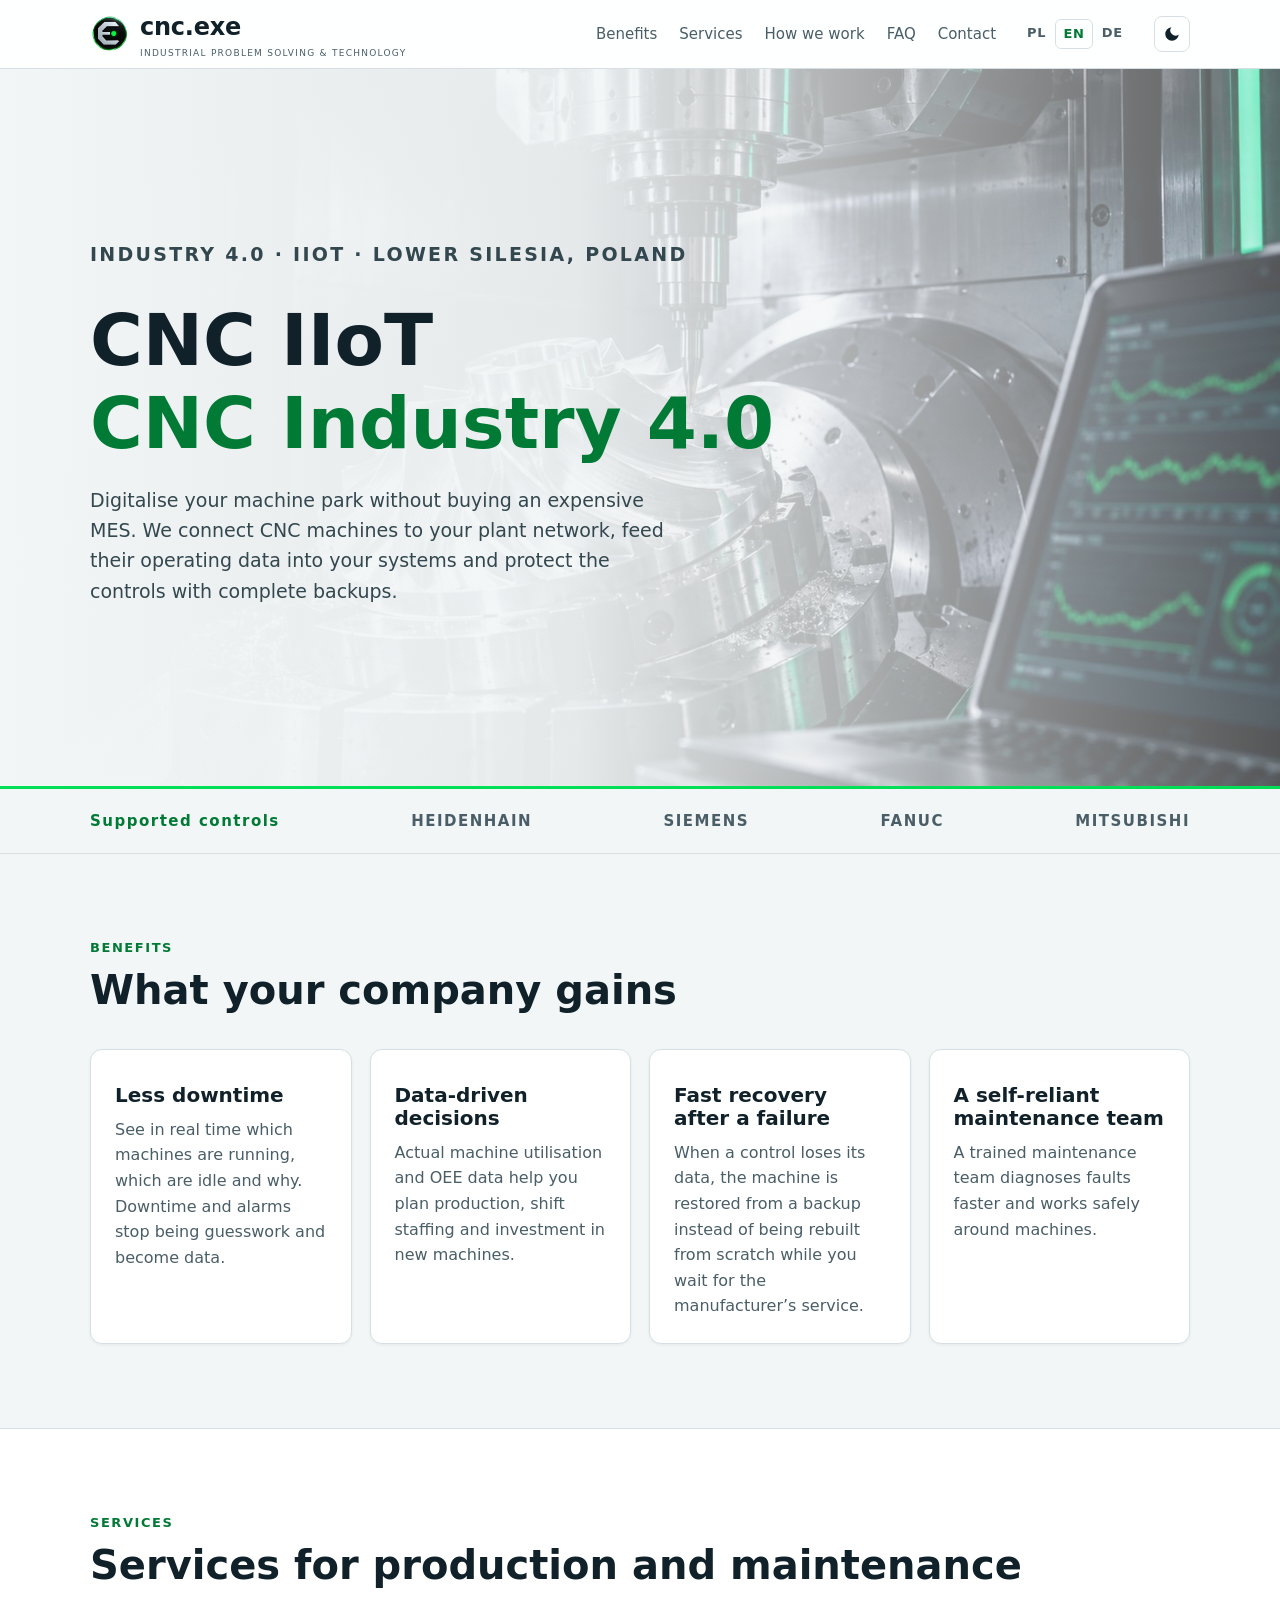
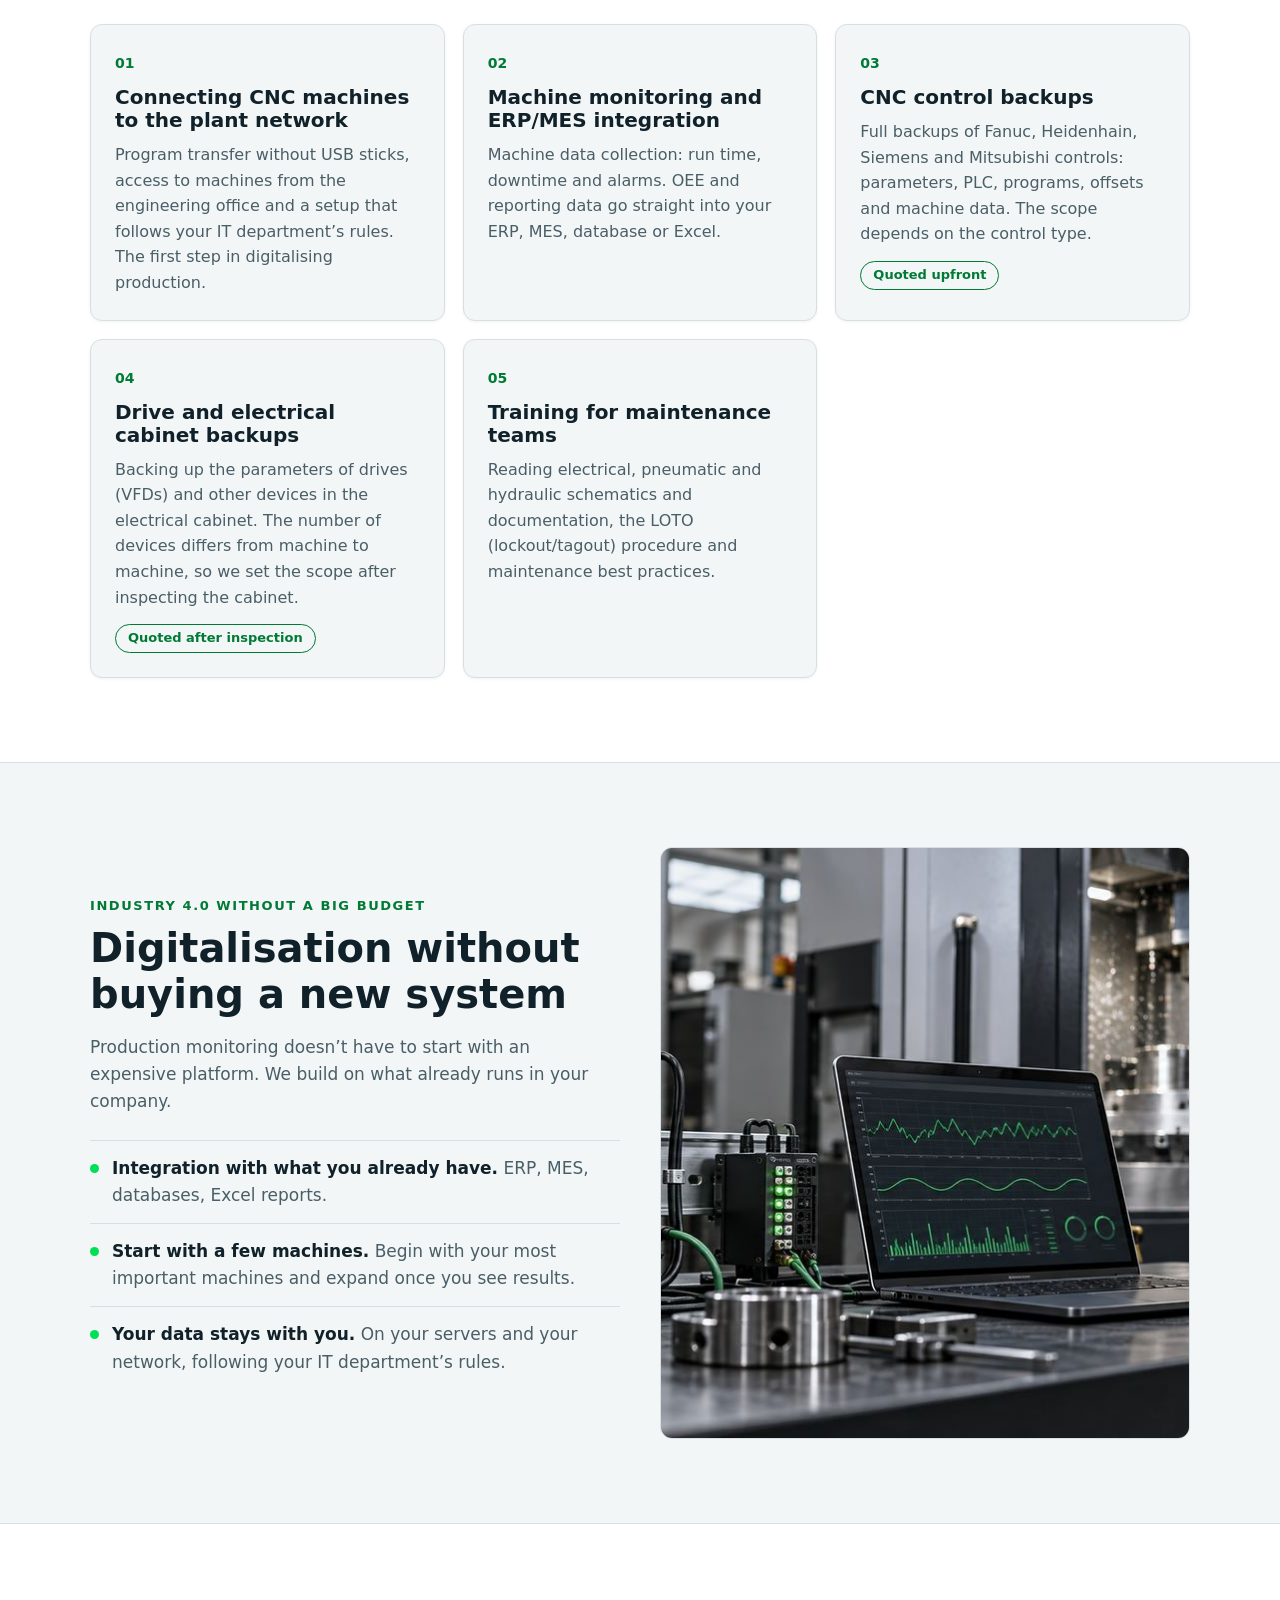
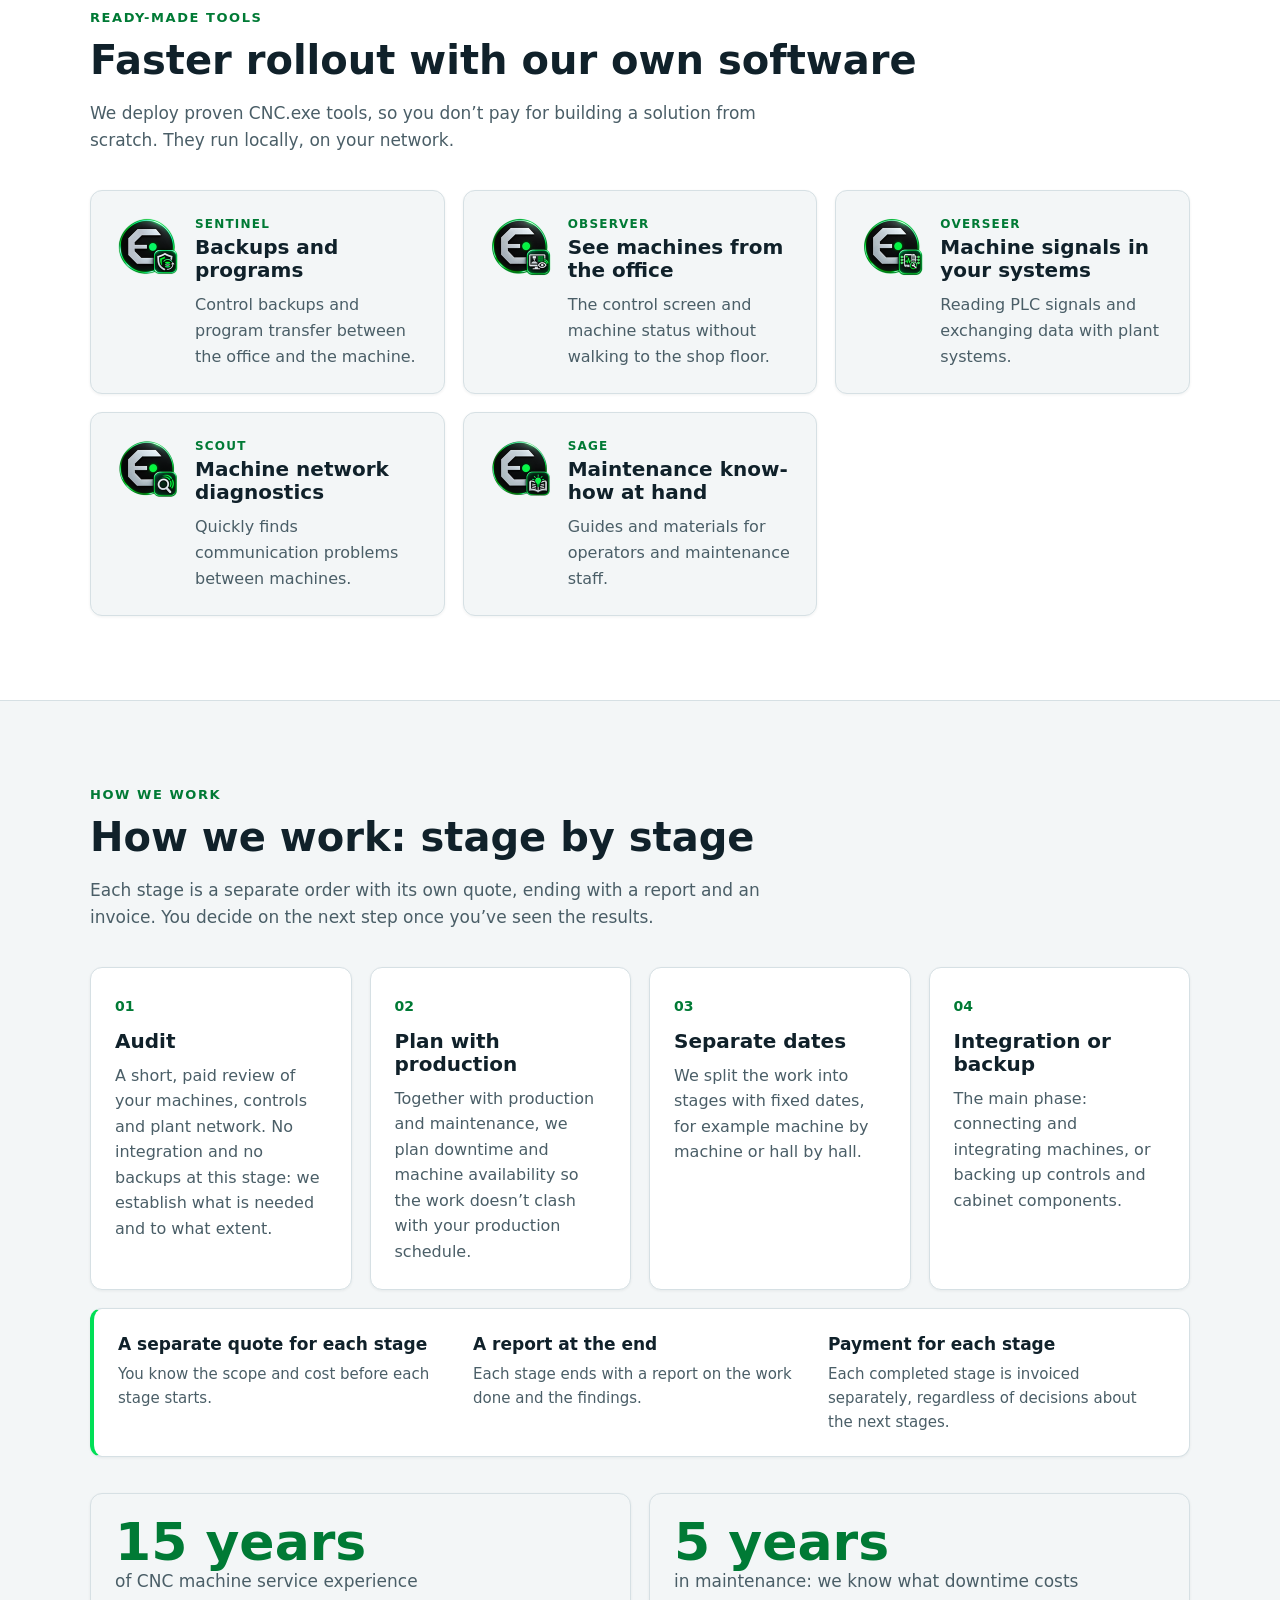
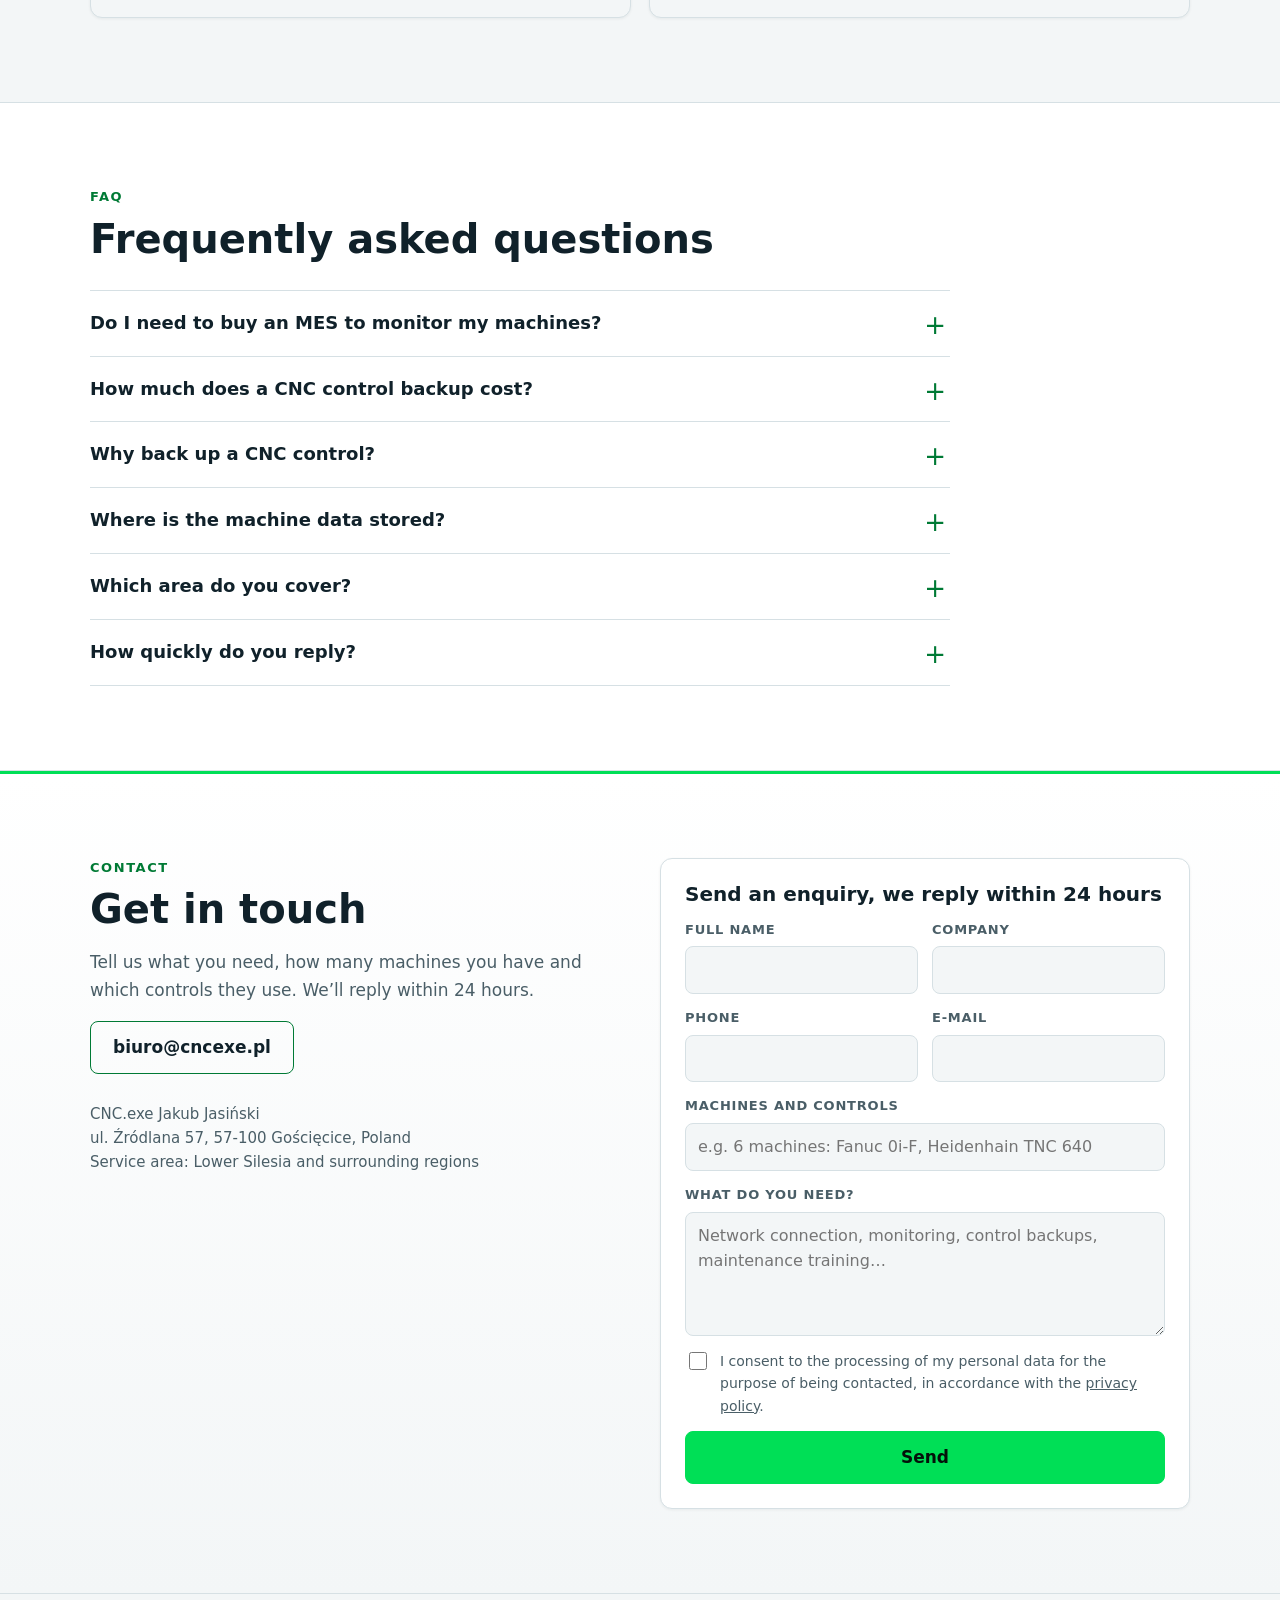
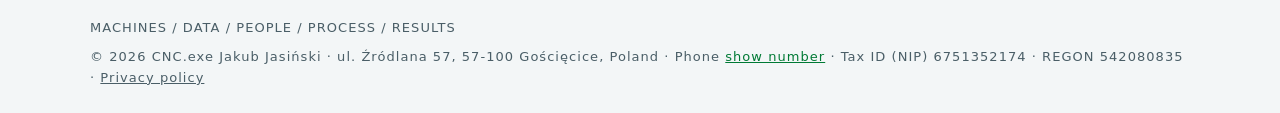
<file: en/index.html>
<!doctype html>
<html lang="en">
<head>
<meta charset="utf-8">
<meta name="viewport" content="width=device-width, initial-scale=1">
<title>Industry 4.0 for CNC machines: production monitoring, ERP/MES integration, CNC control backups | CNC.exe</title>
<meta name="description" content="Digitalise your machine park without an expensive MES: CNC machine monitoring and OEE data, ERP/MES integration, Fanuc, Heidenhain, Siemens Sinumerik and Mitsubishi control backups. Lower Silesia, Poland.">
<link rel="canonical" href="https://cncexe.pl/en/">
<link rel="alternate" hreflang="pl" href="https://cncexe.pl/">
<link rel="alternate" hreflang="en" href="https://cncexe.pl/en/">
<link rel="alternate" hreflang="de" href="https://cncexe.pl/de/">
<link rel="alternate" hreflang="x-default" href="https://cncexe.pl/">
<link rel="icon" type="image/png" href="/img/logo.png">
<meta property="og:type" content="website">
<meta property="og:title" content="CNC.exe — Industry 4.0 and IIoT for CNC machines">
<meta property="og:description" content="Machine monitoring, ERP/MES integration and CNC control backups. Less downtime, no expensive system. Lower Silesia, Poland.">
<meta property="og:image" content="https://cncexe.pl/img/hero.jpg">
<meta property="og:url" content="https://cncexe.pl/en/">
<script type="application/ld+json">
{
  "@context": "https://schema.org",
  "@type": "ProfessionalService",
  "name": "CNC.exe Jakub Jasiński",
  "url": "https://cncexe.pl/en/",
  "logo": "https://cncexe.pl/img/logo.png",
  "image": "https://cncexe.pl/img/hero.jpg",
  "description": "Industry 4.0 and IIoT for CNC machines: connecting machines to the plant network, production monitoring and ERP/MES integration, CNC control and drive backups, training for maintenance teams.",
  "email": "biuro@cncexe.pl",
  "taxID": "6751352174",
  "address": {
    "@type": "PostalAddress",
    "streetAddress": "ul. Źródlana 57",
    "postalCode": "57-100",
    "addressLocality": "Gościęcice",
    "addressRegion": "dolnośląskie",
    "addressCountry": "PL"
  },
  "areaServed": "Lower Silesia, Poland"
}
</script>
<script>try{if(localStorage.getItem('theme')==='dark')document.documentElement.dataset.theme='dark'}catch(e){}</script>
<link rel="stylesheet" href="/style.css?v=3">
</head>
<body>

<header>
  <div class="wrap">
    <a class="brand" href="#">
      <img src="/img/logo.png" alt="CNC.exe">
      <span><b>cnc.exe</b><small>INDUSTRIAL PROBLEM SOLVING &amp; TECHNOLOGY</small></span>
    </a>
    <nav>
      <a href="#benefits">Benefits</a>
      <a href="#services">Services</a>
      <a href="#how-we-work">How we work</a>
      <a href="#faq">FAQ</a>
      <a href="#contact">Contact</a>
    </nav>
    <div class="lang"><a href="/" hreflang="pl">PL</a><a href="/en/" hreflang="en" aria-current="page">EN</a><a href="/de/" hreflang="de">DE</a></div>
    <button class="theme" type="button" aria-label="Dark mode" title="Dark mode"><svg class="moon" viewBox="0 0 24 24" width="18" height="18" aria-hidden="true"><path d="M21 12.8A9 9 0 1 1 11.2 3a7 7 0 0 0 9.8 9.8z" fill="currentColor"/></svg><svg class="sun" viewBox="0 0 24 24" width="18" height="18" aria-hidden="true" fill="none" stroke="currentColor" stroke-width="2" stroke-linecap="round"><circle cx="12" cy="12" r="4.5"/><path d="M12 2v2M12 20v2M2 12h2M20 12h2M4.9 4.9l1.4 1.4M17.7 17.7l1.4 1.4M4.9 19.1l1.4-1.4M17.7 6.3l1.4-1.4"/></svg></button>
  </div>
</header>

<main>
  <section class="hero">
    <div class="wrap">
      <p class="eyebrow">Industry 4.0 · IIoT · Lower Silesia, Poland</p>
      <h1>CNC IIoT<br><span>CNC Industry 4.0</span></h1>
      <p>Digitalise your machine park without buying an expensive MES. We connect CNC machines to your plant network, feed their operating data into your systems and protect the controls with complete backups.</p>
    </div>
  </section>

  <div class="controls">
    <div class="wrap"><span>Supported controls</span><span>HEIDENHAIN</span><span>SIEMENS</span><span>FANUC</span><span>MITSUBISHI</span></div>
  </div>

  <section id="benefits">
    <div class="wrap">
      <p class="eyebrow">Benefits</p>
      <h2>What your company gains</h2>
      <div class="grid four">
        <article class="card">
          <h3>Less downtime</h3>
          <p>See in real time which machines are running, which are idle and why. Downtime and alarms stop being guesswork and become data.</p>
        </article>
        <article class="card">
          <h3>Data-driven decisions</h3>
          <p>Actual machine utilisation and OEE data help you plan production, shift staffing and investment in new machines.</p>
        </article>
        <article class="card">
          <h3>Fast recovery after a failure</h3>
          <p>When a control loses its data, the machine is restored from a backup instead of being rebuilt from scratch while you wait for the manufacturer’s service.</p>
        </article>
        <article class="card">
          <h3>A self-reliant maintenance team</h3>
          <p>A trained maintenance team diagnoses faults faster and works safely around machines.</p>
        </article>
      </div>
    </div>
  </section>

  <section id="services" class="why">
    <div class="wrap">
      <p class="eyebrow">Services</p>
      <h2>Services for production and maintenance</h2>
      <div class="grid">
        <article class="card">
          <span class="num">01</span>
          <h3>Connecting CNC machines to the plant network</h3>
          <p>Program transfer without USB sticks, access to machines from the engineering office and a setup that follows your IT department’s rules. The first step in digitalising production.</p>
        </article>
        <article class="card">
          <span class="num">02</span>
          <h3>Machine monitoring and ERP/MES integration</h3>
          <p>Machine data collection: run time, downtime and alarms. OEE and reporting data go straight into your ERP, MES, database or Excel.</p>
        </article>
        <article class="card">
          <span class="num">03</span>
          <h3>CNC control backups</h3>
          <p>Full backups of Fanuc, Heidenhain, Siemens and Mitsubishi controls: parameters, PLC, programs, offsets and machine data. The scope depends on the control type.</p>
          <span class="tag">Quoted upfront</span>
        </article>
        <article class="card">
          <span class="num">04</span>
          <h3>Drive and electrical cabinet backups</h3>
          <p>Backing up the parameters of drives (VFDs) and other devices in the electrical cabinet. The number of devices differs from machine to machine, so we set the scope after inspecting the cabinet.</p>
          <span class="tag">Quoted after inspection</span>
        </article>
        <article class="card">
          <span class="num">05</span>
          <h3>Training for maintenance teams</h3>
          <p>Reading electrical, pneumatic and hydraulic schematics and documentation, the LOTO (lockout/tagout) procedure and maintenance best practices.</p>
        </article>
      </div>
    </div>
  </section>

  <section id="monitoring">
    <div class="wrap split">
      <div>
        <p class="eyebrow">Industry 4.0 without a big budget</p>
        <h2>Digitalisation without buying a new system</h2>
        <p>Production monitoring doesn’t have to start with an expensive platform. We build on what already runs in your company.</p>
        <ul class="points">
          <li><b>Integration with what you already have.</b> ERP, MES, databases, Excel reports.</li>
          <li><b>Start with a few machines.</b> Begin with your most important machines and expand once you see results.</li>
          <li><b>Your data stays with you.</b> On your servers and your network, following your IT department’s rules.</li>
        </ul>
      </div>
      <img src="/img/iiot.jpg" alt="CNC machine monitoring: charts on a laptop next to the machine" loading="lazy" width="1600" height="592">
    </div>
  </section>

  <section id="tools" class="why">
    <div class="wrap">
      <p class="eyebrow">Ready-made tools</p>
      <h2>Faster rollout with our own software</h2>
      <p class="lead">We deploy proven CNC.exe tools, so you don’t pay for building a solution from scratch. They run locally, on your network.</p>
      <div class="grid">
        <article class="card app">
          <img src="/img/sentinel.png" alt="" loading="lazy">
          <div><small>Sentinel</small><h3>Backups and programs</h3><p>Control backups and program transfer between the office and the machine.</p></div>
        </article>
        <article class="card app">
          <img src="/img/observer.png" alt="" loading="lazy">
          <div><small>Observer</small><h3>See machines from the office</h3><p>The control screen and machine status without walking to the shop floor.</p></div>
        </article>
        <article class="card app">
          <img src="/img/overseer.png" alt="" loading="lazy">
          <div><small>Overseer</small><h3>Machine signals in your systems</h3><p>Reading PLC signals and exchanging data with plant systems.</p></div>
        </article>
        <article class="card app">
          <img src="/img/scout.png" alt="" loading="lazy">
          <div><small>Scout</small><h3>Machine network diagnostics</h3><p>Quickly finds communication problems between machines.</p></div>
        </article>
        <article class="card app">
          <img src="/img/sage.png" alt="" loading="lazy">
          <div><small>Sage</small><h3>Maintenance know-how at hand</h3><p>Guides and materials for operators and maintenance staff.</p></div>
        </article>
      </div>
    </div>
  </section>

  <section id="how-we-work">
    <div class="wrap">
      <p class="eyebrow">How we work</p>
      <h2>How we work: stage by stage</h2>
      <p class="lead">Each stage is a separate order with its own quote, ending with a report and an invoice. You decide on the next step once you’ve seen the results.</p>
      <div class="grid four">
        <article class="card"><span class="num">01</span><h3>Audit</h3><p>A short, paid review of your machines, controls and plant network. No integration and no backups at this stage: we establish what is needed and to what extent.</p></article>
        <article class="card"><span class="num">02</span><h3>Plan with production</h3><p>Together with production and maintenance, we plan downtime and machine availability so the work doesn’t clash with your production schedule.</p></article>
        <article class="card"><span class="num">03</span><h3>Separate dates</h3><p>We split the work into stages with fixed dates, for example machine by machine or hall by hall.</p></article>
        <article class="card"><span class="num">04</span><h3>Integration or backup</h3><p>The main phase: connecting and integrating machines, or backing up controls and cabinet components.</p></article>
      </div>
      <div class="terms">
        <div><b>A separate quote for each stage</b><p>You know the scope and cost before each stage starts.</p></div>
        <div><b>A report at the end</b><p>Each stage ends with a report on the work done and the findings.</p></div>
        <div><b>Payment for each stage</b><p>Each completed stage is invoiced separately, regardless of decisions about the next stages.</p></div>
      </div>
      <div class="stats">
        <div class="stat"><b>15 years</b><span>of CNC machine service experience</span></div>
        <div class="stat"><b>5 years</b><span>in maintenance: we know what downtime costs</span></div>
      </div>
    </div>
  </section>

  <section id="faq" class="why">
    <div class="wrap">
      <p class="eyebrow">FAQ</p>
      <h2>Frequently asked questions</h2>
      <div class="faq">
        <details>
          <summary>Do I need to buy an MES to monitor my machines?</summary>
          <p>No. We feed machine data into the systems you already use: ERP, MES, a database or an Excel sheet.</p>
        </details>
        <details>
          <summary>How much does a CNC control backup cost?</summary>
          <p>We quote control backups upfront, based on the control type (Fanuc, Heidenhain, Siemens, Mitsubishi). Backups of drives and other cabinet components are quoted separately after an inspection, because their number varies from machine to machine.</p>
        </details>
        <details>
          <summary>Why back up a CNC control?</summary>
          <p>Losing control data, for example after a battery runs flat or a memory card or drive fails, can stop a machine for a long time. A complete backup lets you restore parameters, PLC and programs and get back to production faster.</p>
        </details>
        <details>
          <summary>Where is the machine data stored?</summary>
          <p>In your company: on your servers and your network, following your IT department’s rules.</p>
        </details>
        <details>
          <summary>Which area do you cover?</summary>
          <p>Lower Silesia (Dolnośląskie) in Poland and the surrounding regions, including Wrocław, Wałbrzych, Legnica, Świdnica and Strzelin.</p>
        </details>
        <details>
          <summary>How quickly do you reply?</summary>
          <p>We reply to enquiries sent through the form within 24 hours.</p>
        </details>
      </div>
    </div>
  </section>

  <section id="contact" class="contact">
    <div class="wrap split">
      <div>
        <p class="eyebrow">Contact</p>
        <h2>Get in touch</h2>
        <p>Tell us what you need, how many machines you have and which controls they use. We’ll reply within 24 hours.</p>
        <div class="cta">
          <a class="btn" href="mailto:biuro@cncexe.pl">biuro@cncexe.pl</a>
        </div>
        <address>
          CNC.exe Jakub Jasiński<br>
          ul. Źródlana 57, 57-100 Gościęcice, Poland<br>
          Service area: Lower Silesia and surrounding regions
        </address>
      </div>

      <form class="form" action="https://formsubmit.co/biuro@cncexe.pl" method="POST">
        <p id="sent" class="sent">Thank you, your enquiry has been received. We will reply within 24 hours.</p>
        <h3>Send an enquiry, we reply within 24 hours</h3>
        <input type="hidden" name="_subject" value="Zgłoszenie ze strony cncexe.pl (EN)">
        <input type="hidden" name="_template" value="table">
        <input type="hidden" name="_next" value="https://cncexe.pl/en/#sent">
        <input type="hidden" name="Język" value="EN">
        <div class="row">
          <label>Full name<input name="Imię i nazwisko" required autocomplete="name"></label>
          <label>Company<input name="Firma" autocomplete="organization"></label>
        </div>
        <div class="row">
          <label>Phone<input name="Telefon" type="tel" required autocomplete="tel"></label>
          <label>E-mail<input name="email" type="email" autocomplete="email"></label>
        </div>
        <label>Machines and controls<input name="Maszyny i sterowania" placeholder="e.g. 6 machines: Fanuc 0i-F, Heidenhain TNC 640"></label>
        <label>What do you need?<textarea name="Opis" rows="4" placeholder="Network connection, monitoring, control backups, maintenance training…"></textarea></label>
        <label class="consent"><input type="checkbox" name="Zgoda" value="tak" required><span>I consent to the processing of my personal data for the purpose of being contacted, in accordance with the <a href="/en/privacy-policy.html">privacy policy</a>.</span></label>
        <button class="btn solid" type="submit">Send</button>
      </form>
    </div>
  </section>
</main>

<footer>
  <div class="wrap">
    <span>MACHINES / DATA / PEOPLE / PROCESS / RESULTS</span>
    <span>© 2026 CNC.exe Jakub Jasiński · ul. Źródlana 57, 57-100 Gościęcice, Poland · Phone <button class="reveal" type="button" data-n="080 677 607" data-cc="+48 ">show number</button> · Tax ID (NIP) 6751352174 · REGON 542080835 · <a href="/en/privacy-policy.html">Privacy policy</a></span>
  </div>
</footer>

<script>
(() => {
  const d = document.documentElement, b = document.querySelector('.theme');
  const sync = () => b.setAttribute('aria-pressed', d.dataset.theme === 'dark');
  sync();
  b.addEventListener('click', () => {
    if (d.dataset.theme === 'dark') delete d.dataset.theme; else d.dataset.theme = 'dark';
    try { localStorage.setItem('theme', d.dataset.theme || 'light'); } catch (e) {}
    sync();
  });
})();
</script>
<script>
document.querySelectorAll('.reveal').forEach(b => b.addEventListener('click', () => {
  const n = b.dataset.n.split(' ').reverse().join(' '), a = document.createElement('a');
  a.href = 'tel:+48' + n.replace(/ /g, '');
  a.textContent = (b.dataset.cc || '') + n;
  b.replaceWith(a);
  a.focus();
}));
</script>
</body>
</html>
</file>
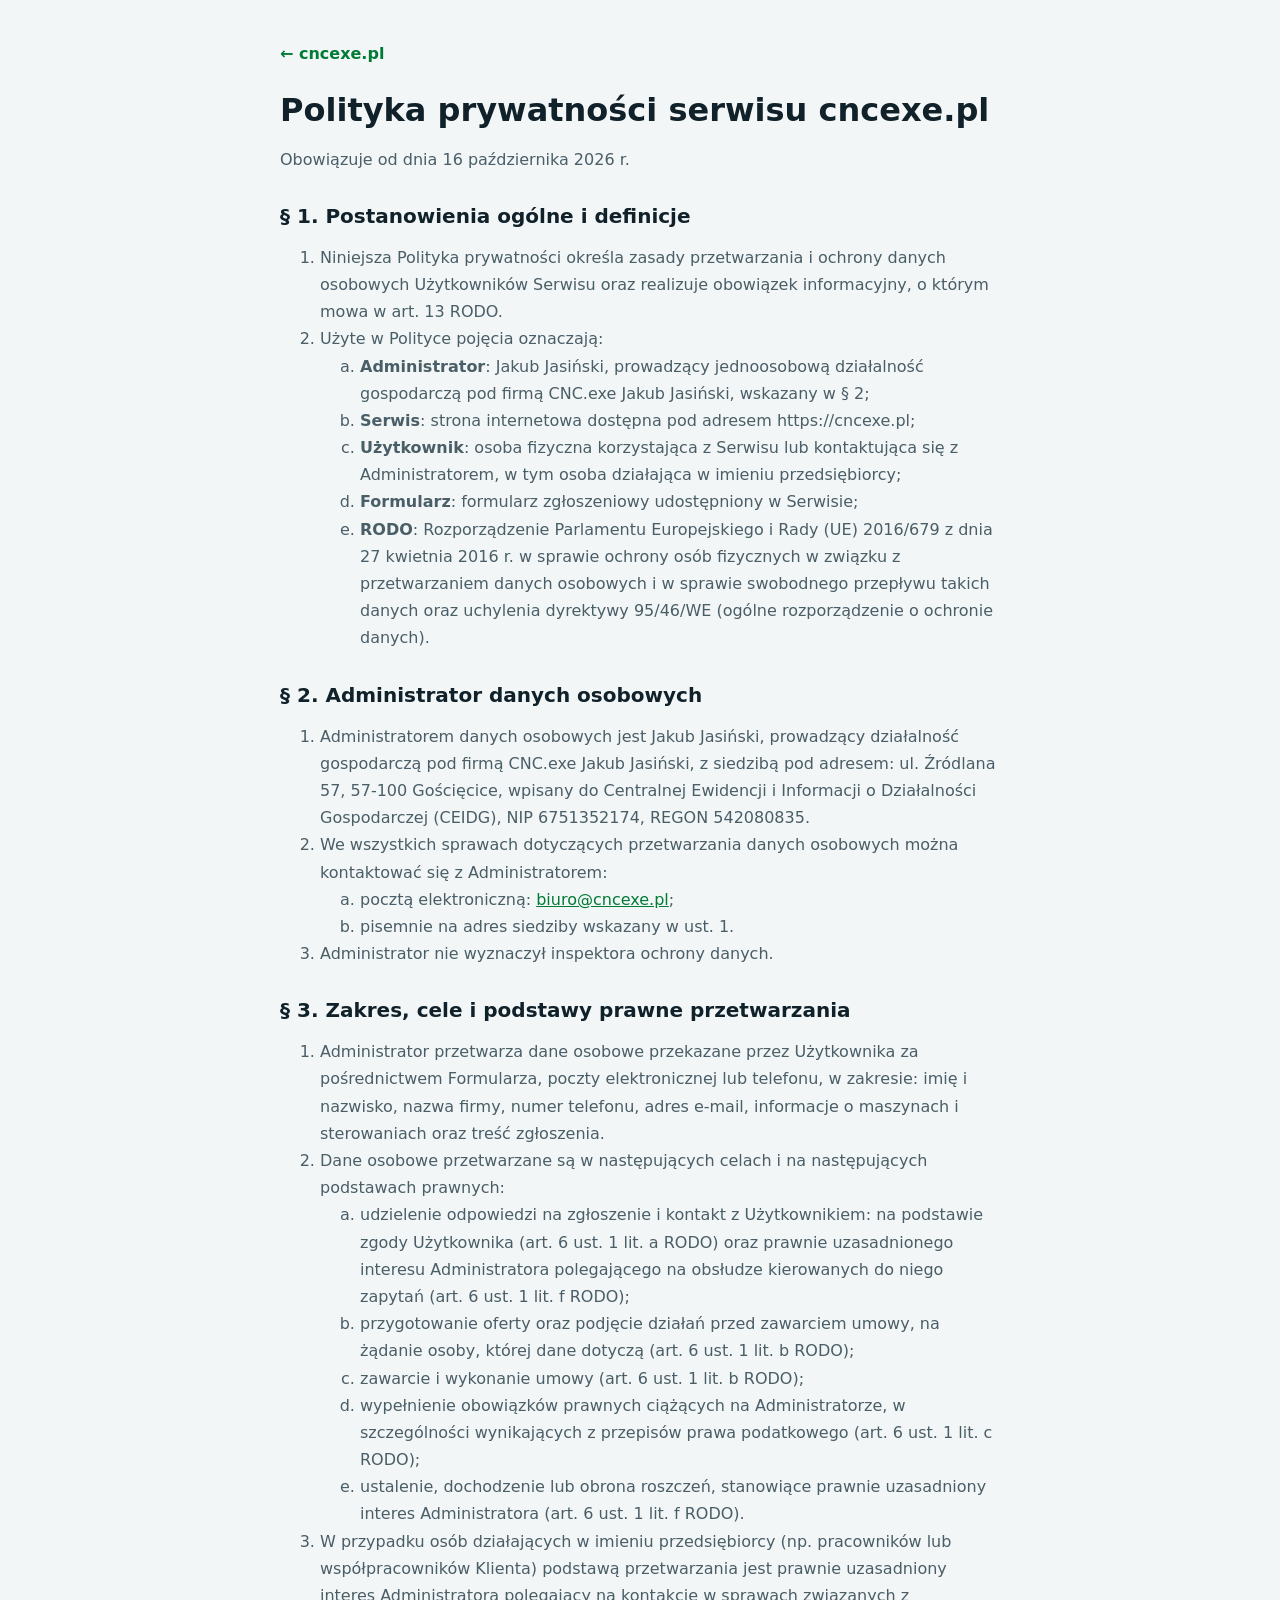
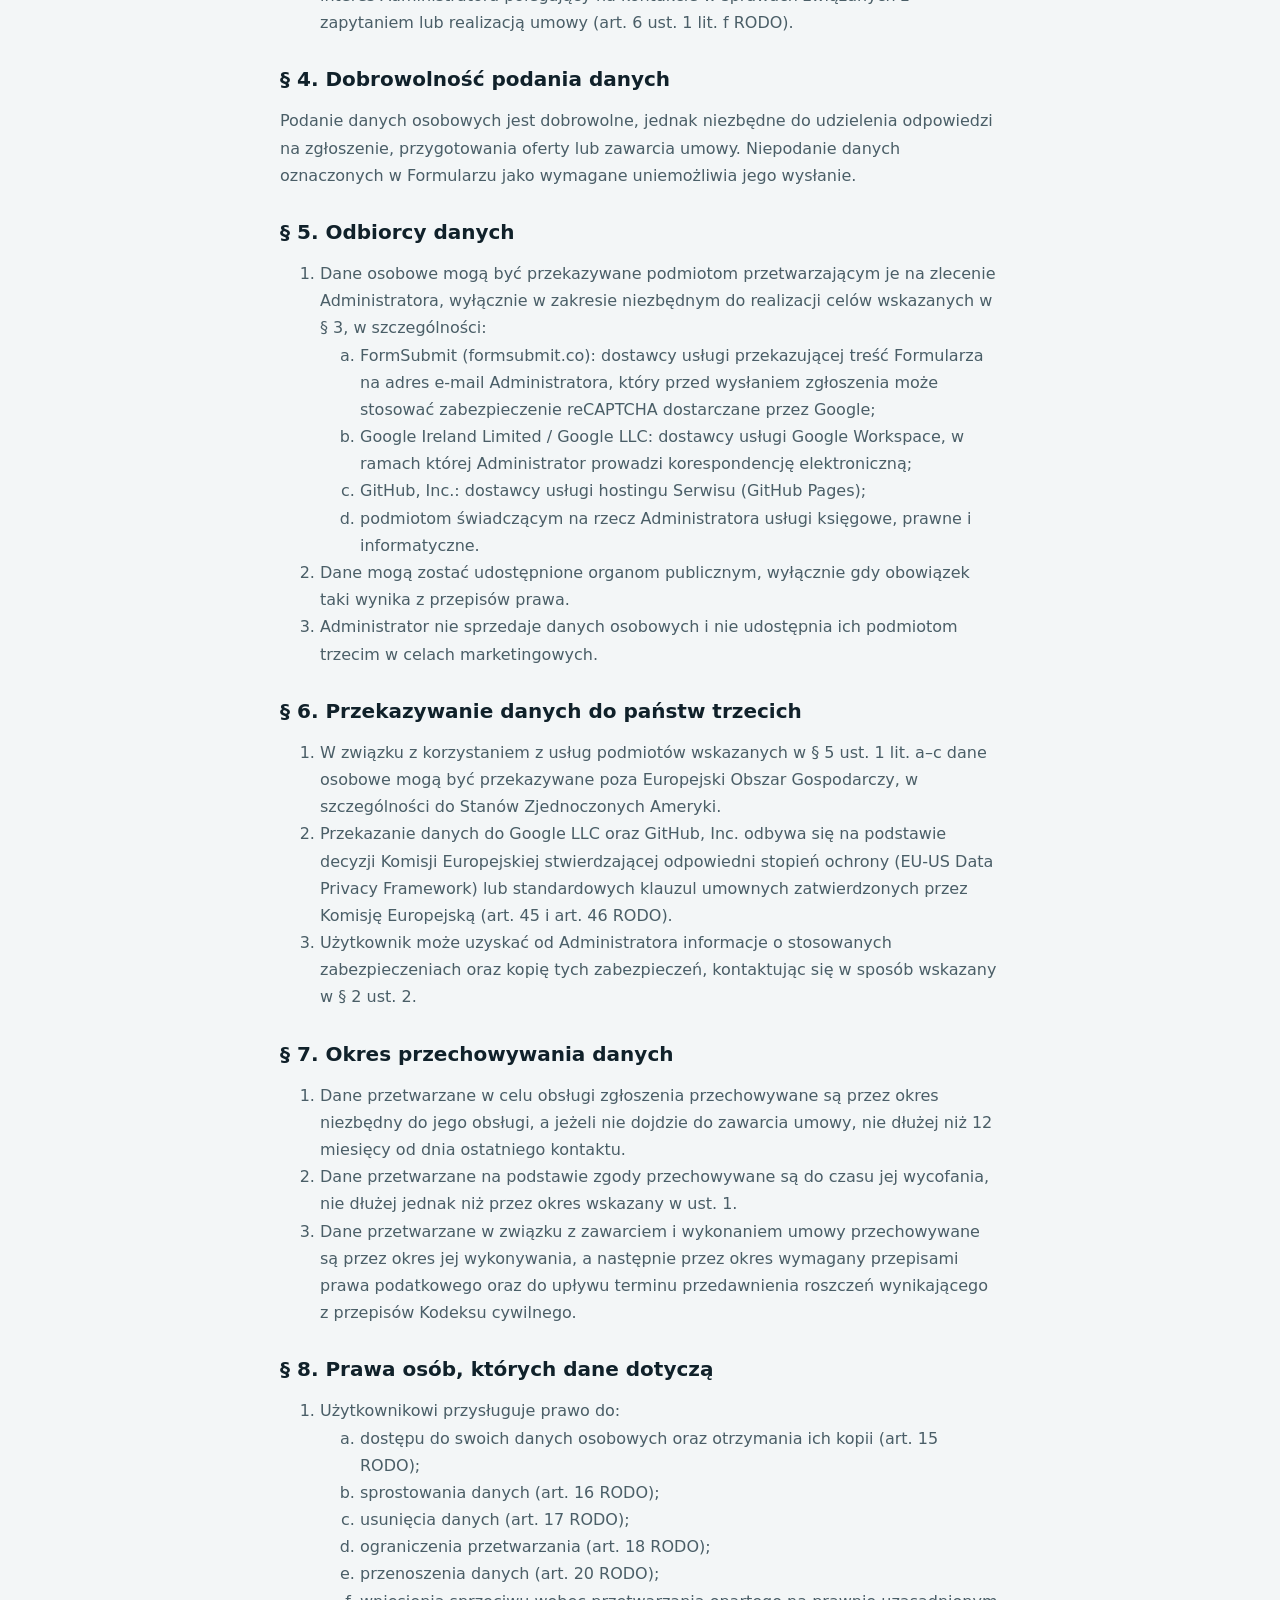
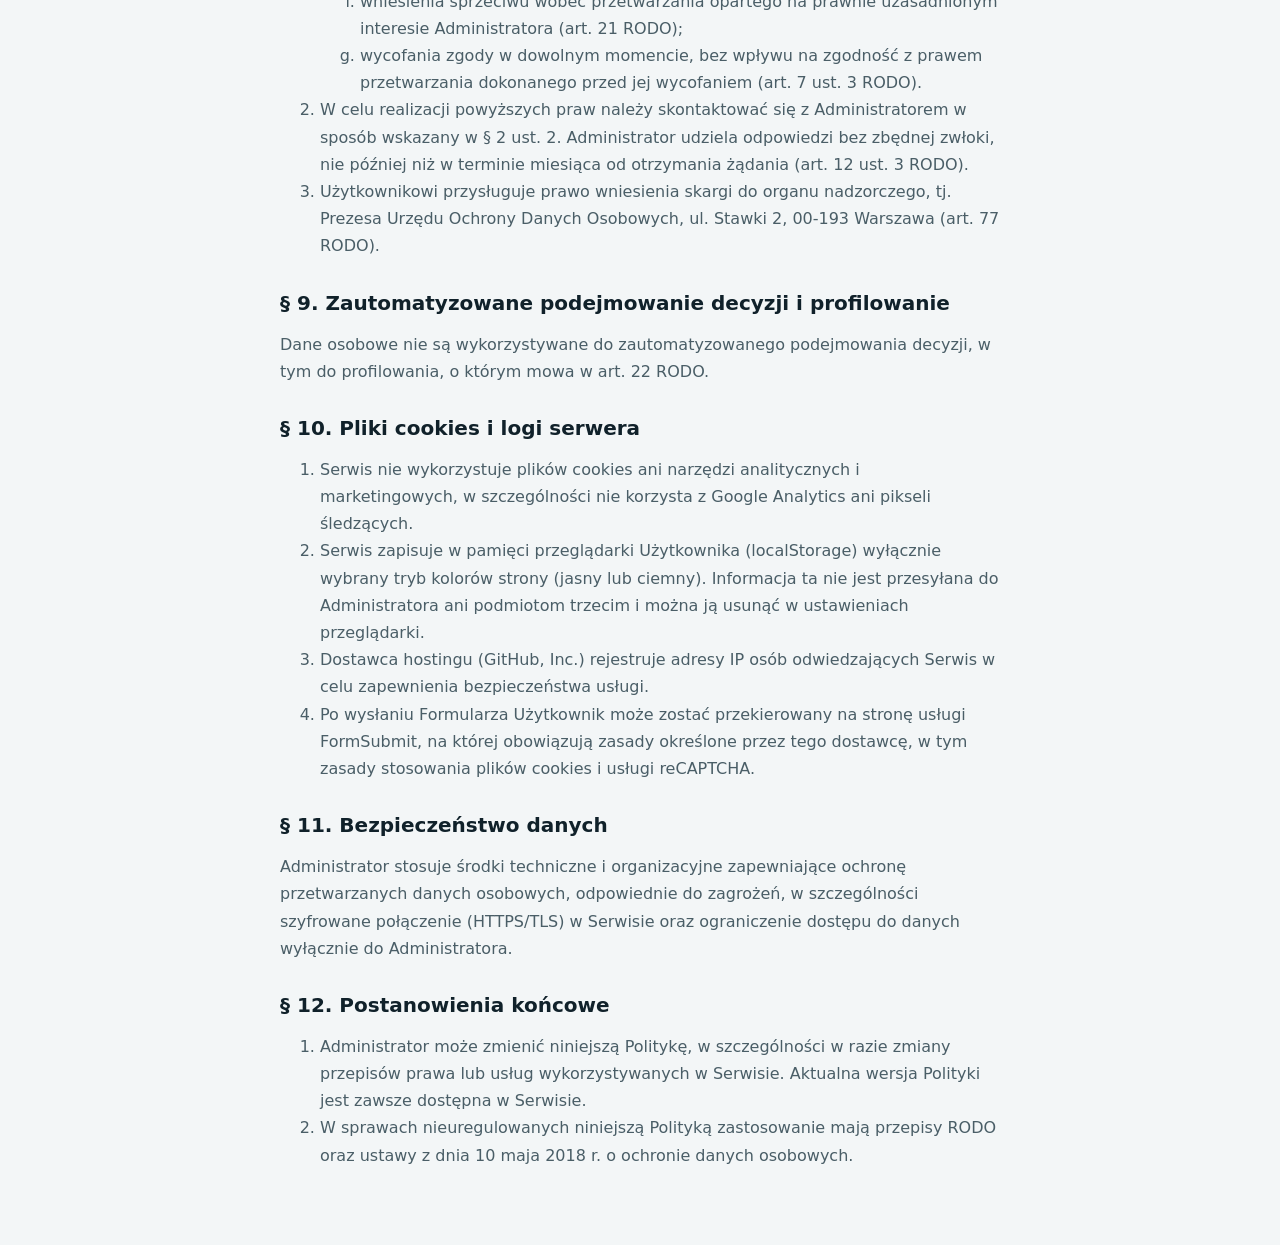
<file: polityka-prywatnosci.html>
<!doctype html>
<html lang="pl">
<head>
<meta charset="utf-8">
<meta name="viewport" content="width=device-width, initial-scale=1">
<title>Polityka prywatności — CNC.exe</title>
<meta name="robots" content="noindex">
<link rel="icon" type="image/png" href="img/logo.png">
<script>try{if(localStorage.getItem('theme')==='dark')document.documentElement.dataset.theme='dark'}catch(e){}</script>
<link rel="stylesheet" href="/style.css?v=3">
</head>
<body>
<main class="doc">
  <a class="back" href="./">← cncexe.pl</a>
  <h1>Polityka prywatności serwisu cncexe.pl</h1>
  <p>Obowiązuje od dnia 16 października 2026 r.</p>

  <h2>§ 1. Postanowienia ogólne i definicje</h2>
  <ol>
    <li>Niniejsza Polityka prywatności określa zasady przetwarzania i ochrony danych osobowych Użytkowników Serwisu oraz realizuje obowiązek informacyjny, o którym mowa w art. 13 RODO.</li>
    <li>Użyte w Polityce pojęcia oznaczają:
      <ol>
        <li><b>Administrator</b>: Jakub Jasiński, prowadzący jednoosobową działalność gospodarczą pod firmą CNC.exe Jakub Jasiński, wskazany w § 2;</li>
        <li><b>Serwis</b>: strona internetowa dostępna pod adresem https://cncexe.pl;</li>
        <li><b>Użytkownik</b>: osoba fizyczna korzystająca z Serwisu lub kontaktująca się z Administratorem, w tym osoba działająca w imieniu przedsiębiorcy;</li>
        <li><b>Formularz</b>: formularz zgłoszeniowy udostępniony w Serwisie;</li>
        <li><b>RODO</b>: Rozporządzenie Parlamentu Europejskiego i Rady (UE) 2016/679 z dnia 27 kwietnia 2016 r. w sprawie ochrony osób fizycznych w związku z przetwarzaniem danych osobowych i w sprawie swobodnego przepływu takich danych oraz uchylenia dyrektywy 95/46/WE (ogólne rozporządzenie o ochronie danych).</li>
      </ol>
    </li>
  </ol>

  <h2>§ 2. Administrator danych osobowych</h2>
  <ol>
    <li>Administratorem danych osobowych jest Jakub Jasiński, prowadzący działalność gospodarczą pod firmą CNC.exe Jakub Jasiński, z siedzibą pod adresem: ul. Źródlana 57, 57-100 Gościęcice, wpisany do Centralnej Ewidencji i Informacji o Działalności Gospodarczej (CEIDG), NIP 6751352174, REGON 542080835.</li>
    <li>We wszystkich sprawach dotyczących przetwarzania danych osobowych można kontaktować się z Administratorem:
      <ol>
        <li>pocztą elektroniczną: <a href="mailto:biuro@cncexe.pl">biuro@cncexe.pl</a>;</li>
        <li>pisemnie na adres siedziby wskazany w ust. 1.</li>
      </ol>
    </li>
    <li>Administrator nie wyznaczył inspektora ochrony danych.</li>
  </ol>

  <h2>§ 3. Zakres, cele i podstawy prawne przetwarzania</h2>
  <ol>
    <li>Administrator przetwarza dane osobowe przekazane przez Użytkownika za pośrednictwem Formularza, poczty elektronicznej lub telefonu, w zakresie: imię i nazwisko, nazwa firmy, numer telefonu, adres e-mail, informacje o maszynach i sterowaniach oraz treść zgłoszenia.</li>
    <li>Dane osobowe przetwarzane są w następujących celach i na następujących podstawach prawnych:
      <ol>
        <li>udzielenie odpowiedzi na zgłoszenie i kontakt z Użytkownikiem: na podstawie zgody Użytkownika (art. 6 ust. 1 lit. a RODO) oraz prawnie uzasadnionego interesu Administratora polegającego na obsłudze kierowanych do niego zapytań (art. 6 ust. 1 lit. f RODO);</li>
        <li>przygotowanie oferty oraz podjęcie działań przed zawarciem umowy, na żądanie osoby, której dane dotyczą (art. 6 ust. 1 lit. b RODO);</li>
        <li>zawarcie i wykonanie umowy (art. 6 ust. 1 lit. b RODO);</li>
        <li>wypełnienie obowiązków prawnych ciążących na Administratorze, w szczególności wynikających z przepisów prawa podatkowego (art. 6 ust. 1 lit. c RODO);</li>
        <li>ustalenie, dochodzenie lub obrona roszczeń, stanowiące prawnie uzasadniony interes Administratora (art. 6 ust. 1 lit. f RODO).</li>
      </ol>
    </li>
    <li>W przypadku osób działających w imieniu przedsiębiorcy (np. pracowników lub współpracowników Klienta) podstawą przetwarzania jest prawnie uzasadniony interes Administratora polegający na kontakcie w sprawach związanych z zapytaniem lub realizacją umowy (art. 6 ust. 1 lit. f RODO).</li>
  </ol>

  <h2>§ 4. Dobrowolność podania danych</h2>
  <p>Podanie danych osobowych jest dobrowolne, jednak niezbędne do udzielenia odpowiedzi na zgłoszenie, przygotowania oferty lub zawarcia umowy. Niepodanie danych oznaczonych w Formularzu jako wymagane uniemożliwia jego wysłanie.</p>

  <h2>§ 5. Odbiorcy danych</h2>
  <ol>
    <li>Dane osobowe mogą być przekazywane podmiotom przetwarzającym je na zlecenie Administratora, wyłącznie w zakresie niezbędnym do realizacji celów wskazanych w § 3, w szczególności:
      <ol>
        <li>FormSubmit (formsubmit.co): dostawcy usługi przekazującej treść Formularza na adres e-mail Administratora, który przed wysłaniem zgłoszenia może stosować zabezpieczenie reCAPTCHA dostarczane przez Google;</li>
        <li>Google Ireland Limited / Google LLC: dostawcy usługi Google Workspace, w ramach której Administrator prowadzi korespondencję elektroniczną;</li>
        <li>GitHub, Inc.: dostawcy usługi hostingu Serwisu (GitHub Pages);</li>
        <li>podmiotom świadczącym na rzecz Administratora usługi księgowe, prawne i informatyczne.</li>
      </ol>
    </li>
    <li>Dane mogą zostać udostępnione organom publicznym, wyłącznie gdy obowiązek taki wynika z przepisów prawa.</li>
    <li>Administrator nie sprzedaje danych osobowych i nie udostępnia ich podmiotom trzecim w celach marketingowych.</li>
  </ol>

  <h2>§ 6. Przekazywanie danych do państw trzecich</h2>
  <ol>
    <li>W związku z korzystaniem z usług podmiotów wskazanych w § 5 ust. 1 lit. a–c dane osobowe mogą być przekazywane poza Europejski Obszar Gospodarczy, w szczególności do Stanów Zjednoczonych Ameryki.</li>
    <li>Przekazanie danych do Google LLC oraz GitHub, Inc. odbywa się na podstawie decyzji Komisji Europejskiej stwierdzającej odpowiedni stopień ochrony (EU-US Data Privacy Framework) lub standardowych klauzul umownych zatwierdzonych przez Komisję Europejską (art. 45 i art. 46 RODO).</li>
    <li>Użytkownik może uzyskać od Administratora informacje o stosowanych zabezpieczeniach oraz kopię tych zabezpieczeń, kontaktując się w sposób wskazany w § 2 ust. 2.</li>
  </ol>

  <h2>§ 7. Okres przechowywania danych</h2>
  <ol>
    <li>Dane przetwarzane w celu obsługi zgłoszenia przechowywane są przez okres niezbędny do jego obsługi, a jeżeli nie dojdzie do zawarcia umowy, nie dłużej niż 12 miesięcy od dnia ostatniego kontaktu.</li>
    <li>Dane przetwarzane na podstawie zgody przechowywane są do czasu jej wycofania, nie dłużej jednak niż przez okres wskazany w ust. 1.</li>
    <li>Dane przetwarzane w związku z zawarciem i wykonaniem umowy przechowywane są przez okres jej wykonywania, a następnie przez okres wymagany przepisami prawa podatkowego oraz do upływu terminu przedawnienia roszczeń wynikającego z przepisów Kodeksu cywilnego.</li>
  </ol>

  <h2>§ 8. Prawa osób, których dane dotyczą</h2>
  <ol>
    <li>Użytkownikowi przysługuje prawo do:
      <ol>
        <li>dostępu do swoich danych osobowych oraz otrzymania ich kopii (art. 15 RODO);</li>
        <li>sprostowania danych (art. 16 RODO);</li>
        <li>usunięcia danych (art. 17 RODO);</li>
        <li>ograniczenia przetwarzania (art. 18 RODO);</li>
        <li>przenoszenia danych (art. 20 RODO);</li>
        <li>wniesienia sprzeciwu wobec przetwarzania opartego na prawnie uzasadnionym interesie Administratora (art. 21 RODO);</li>
        <li>wycofania zgody w dowolnym momencie, bez wpływu na zgodność z prawem przetwarzania dokonanego przed jej wycofaniem (art. 7 ust. 3 RODO).</li>
      </ol>
    </li>
    <li>W celu realizacji powyższych praw należy skontaktować się z Administratorem w sposób wskazany w § 2 ust. 2. Administrator udziela odpowiedzi bez zbędnej zwłoki, nie później niż w terminie miesiąca od otrzymania żądania (art. 12 ust. 3 RODO).</li>
    <li>Użytkownikowi przysługuje prawo wniesienia skargi do organu nadzorczego, tj. Prezesa Urzędu Ochrony Danych Osobowych, ul. Stawki 2, 00-193 Warszawa (art. 77 RODO).</li>
  </ol>

  <h2>§ 9. Zautomatyzowane podejmowanie decyzji i profilowanie</h2>
  <p>Dane osobowe nie są wykorzystywane do zautomatyzowanego podejmowania decyzji, w tym do profilowania, o którym mowa w art. 22 RODO.</p>

  <h2>§ 10. Pliki cookies i logi serwera</h2>
  <ol>
    <li>Serwis nie wykorzystuje plików cookies ani narzędzi analitycznych i marketingowych, w szczególności nie korzysta z Google Analytics ani pikseli śledzących.</li>
    <li>Serwis zapisuje w pamięci przeglądarki Użytkownika (localStorage) wyłącznie wybrany tryb kolorów strony (jasny lub ciemny). Informacja ta nie jest przesyłana do Administratora ani podmiotom trzecim i można ją usunąć w ustawieniach przeglądarki.</li>
    <li>Dostawca hostingu (GitHub, Inc.) rejestruje adresy IP osób odwiedzających Serwis w celu zapewnienia bezpieczeństwa usługi.</li>
    <li>Po wysłaniu Formularza Użytkownik może zostać przekierowany na stronę usługi FormSubmit, na której obowiązują zasady określone przez tego dostawcę, w tym zasady stosowania plików cookies i usługi reCAPTCHA.</li>
  </ol>

  <h2>§ 11. Bezpieczeństwo danych</h2>
  <p>Administrator stosuje środki techniczne i organizacyjne zapewniające ochronę przetwarzanych danych osobowych, odpowiednie do zagrożeń, w szczególności szyfrowane połączenie (HTTPS/TLS) w Serwisie oraz ograniczenie dostępu do danych wyłącznie do Administratora.</p>

  <h2>§ 12. Postanowienia końcowe</h2>
  <ol>
    <li>Administrator może zmienić niniejszą Politykę, w szczególności w razie zmiany przepisów prawa lub usług wykorzystywanych w Serwisie. Aktualna wersja Polityki jest zawsze dostępna w Serwisie.</li>
    <li>W sprawach nieuregulowanych niniejszą Polityką zastosowanie mają przepisy RODO oraz ustawy z dnia 10 maja 2018 r. o ochronie danych osobowych.</li>
  </ol>
</main>
</body>
</html>
</file>
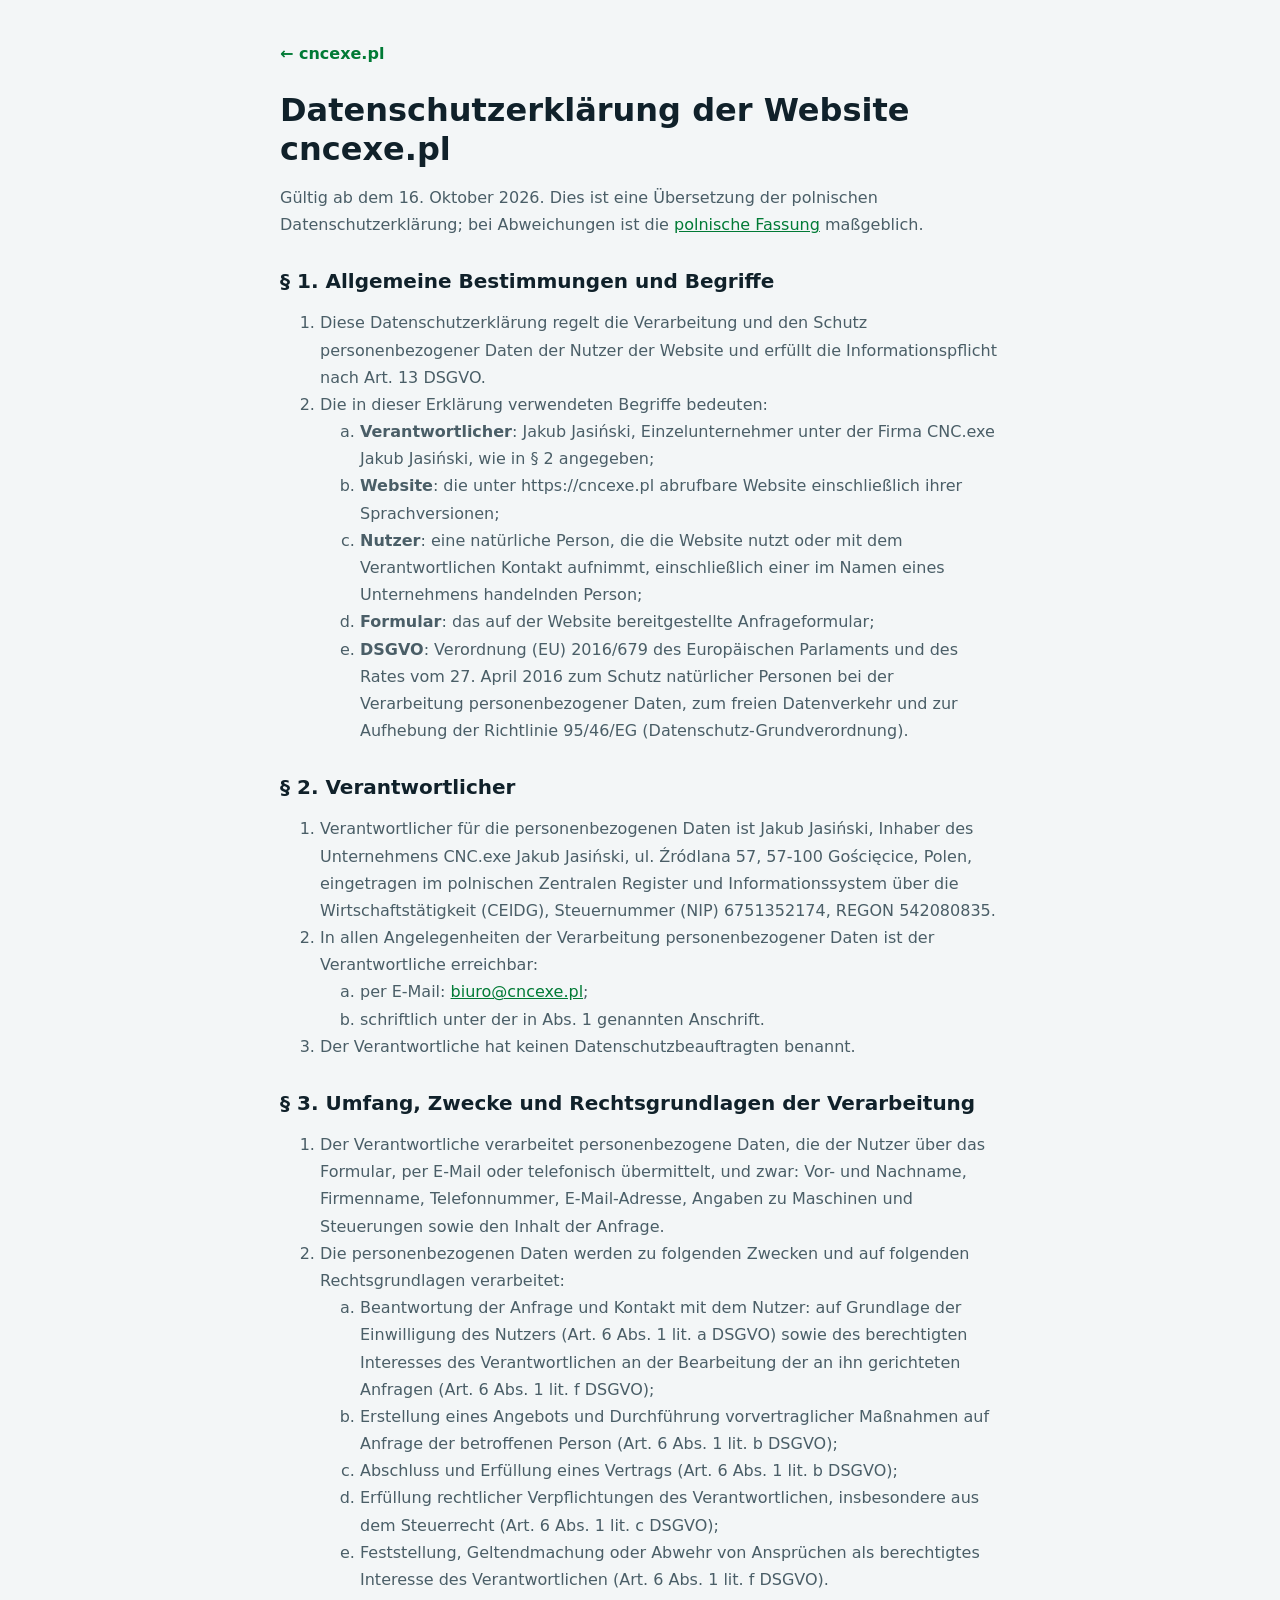
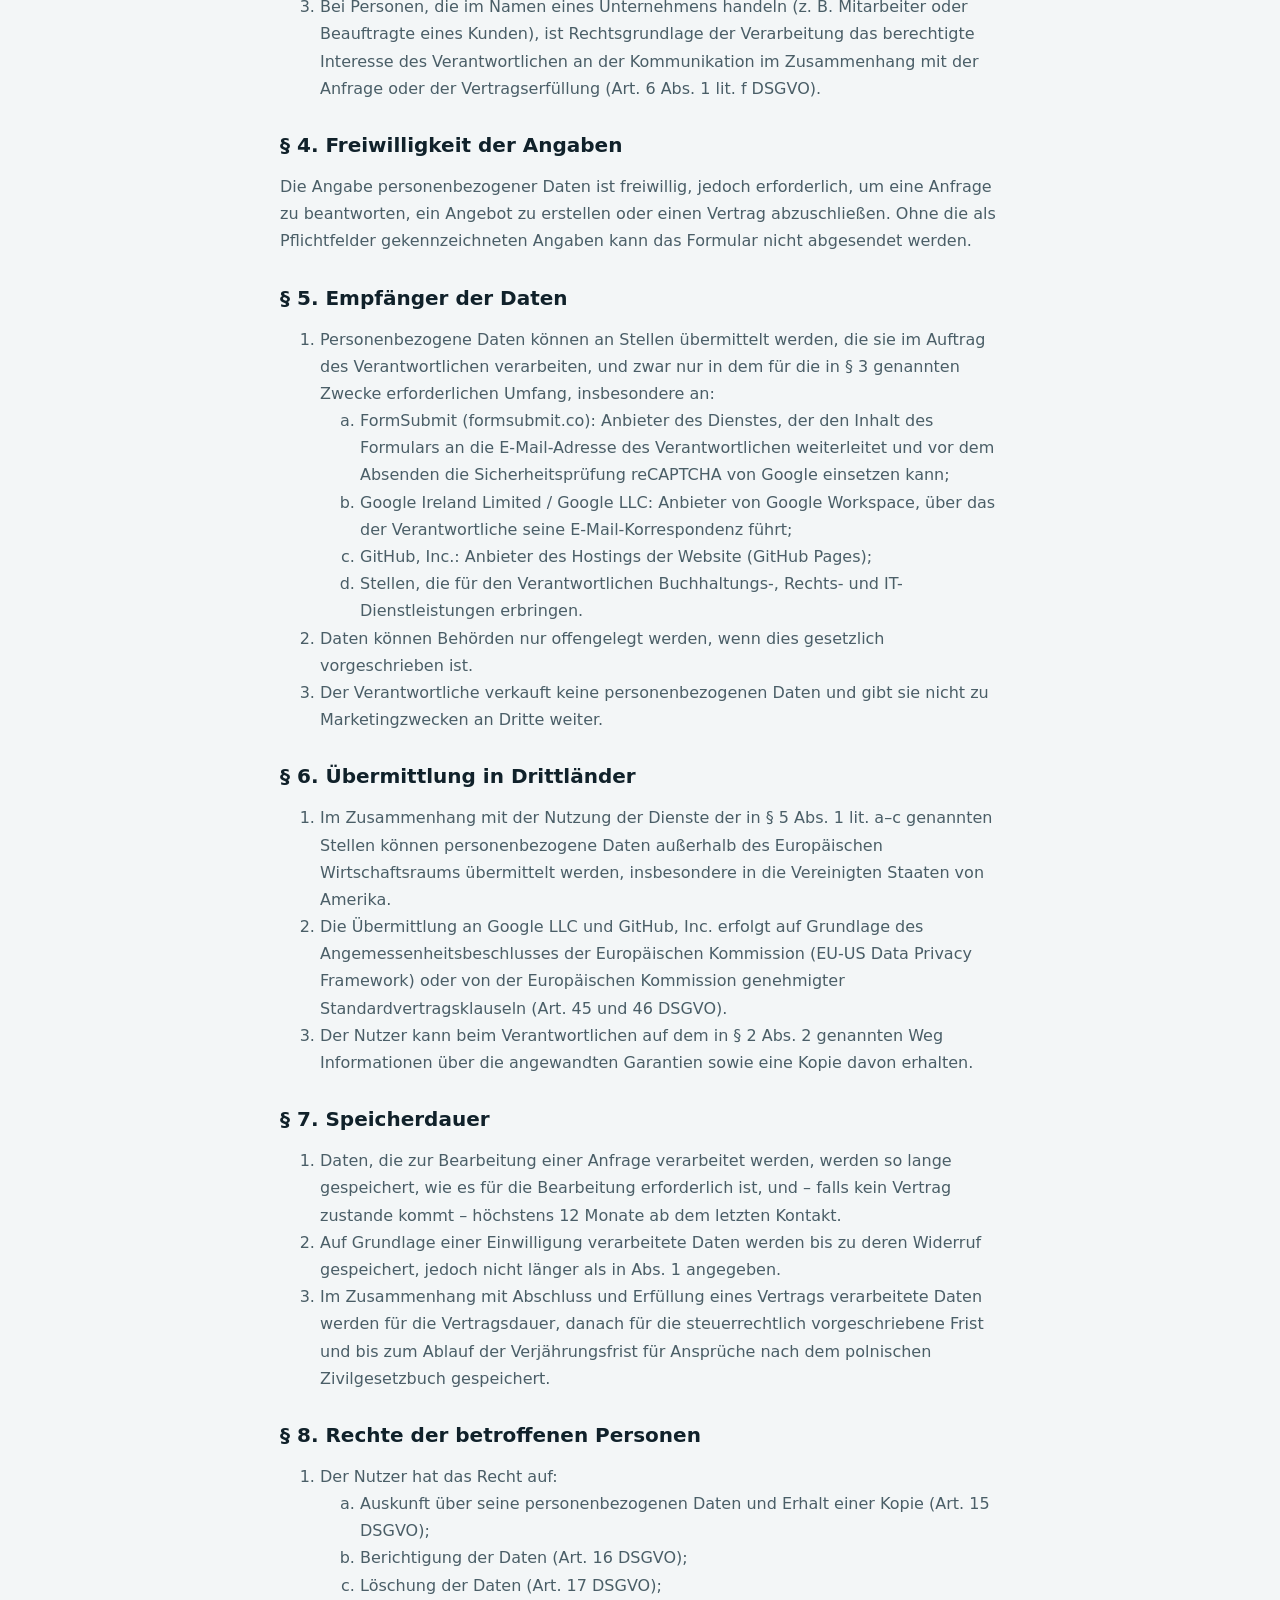
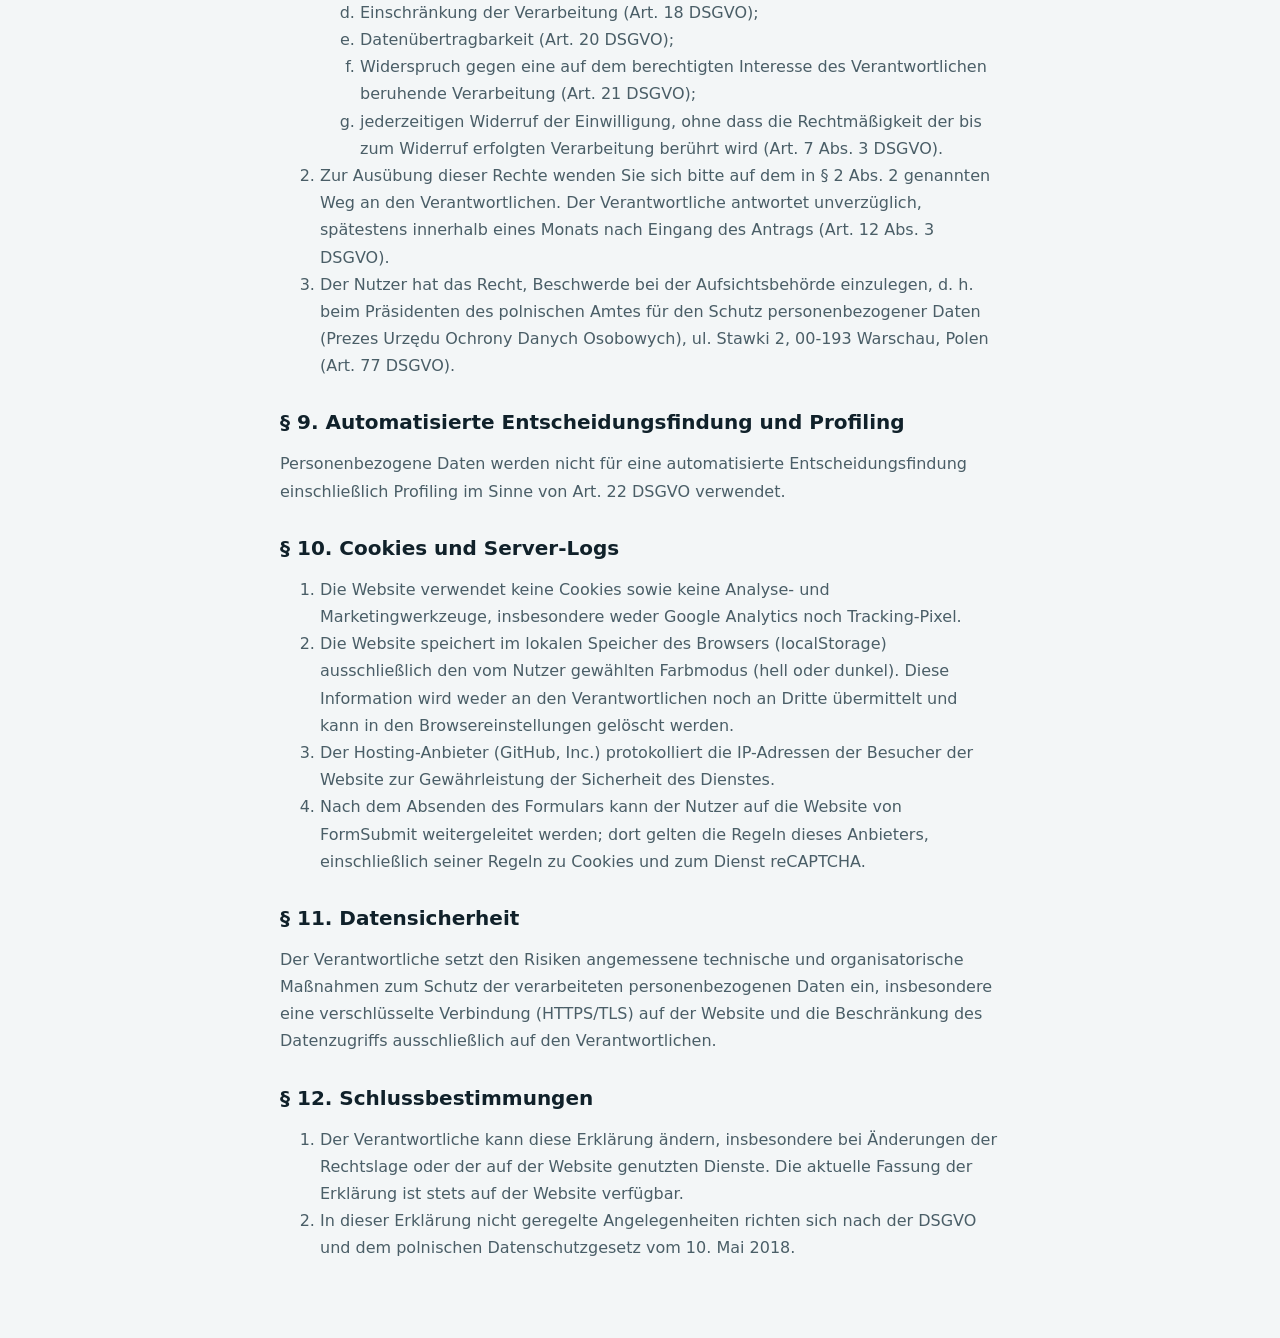
<file: de/datenschutz.html>
<!doctype html>
<html lang="de">
<head>
<meta charset="utf-8">
<meta name="viewport" content="width=device-width, initial-scale=1">
<title>Datenschutzerklärung — CNC.exe</title>
<meta name="robots" content="noindex">
<link rel="icon" type="image/png" href="/img/logo.png">
<script>try{if(localStorage.getItem('theme')==='dark')document.documentElement.dataset.theme='dark'}catch(e){}</script>
<link rel="stylesheet" href="/style.css?v=3">
</head>
<body>
<main class="doc">
  <a class="back" href="/de/">← cncexe.pl</a>
  <h1>Datenschutzerklärung der Website cncexe.pl</h1>
  <p>Gültig ab dem 16. Oktober 2026. Dies ist eine Übersetzung der polnischen Datenschutzerklärung; bei Abweichungen ist die <a href="/polityka-prywatnosci.html">polnische Fassung</a> maßgeblich.</p>

  <h2>§ 1. Allgemeine Bestimmungen und Begriffe</h2>
  <ol>
    <li>Diese Datenschutzerklärung regelt die Verarbeitung und den Schutz personenbezogener Daten der Nutzer der Website und erfüllt die Informationspflicht nach Art. 13 DSGVO.</li>
    <li>Die in dieser Erklärung verwendeten Begriffe bedeuten:
      <ol>
        <li><b>Verantwortlicher</b>: Jakub Jasiński, Einzelunternehmer unter der Firma CNC.exe Jakub Jasiński, wie in § 2 angegeben;</li>
        <li><b>Website</b>: die unter https://cncexe.pl abrufbare Website einschließlich ihrer Sprachversionen;</li>
        <li><b>Nutzer</b>: eine natürliche Person, die die Website nutzt oder mit dem Verantwortlichen Kontakt aufnimmt, einschließlich einer im Namen eines Unternehmens handelnden Person;</li>
        <li><b>Formular</b>: das auf der Website bereitgestellte Anfrageformular;</li>
        <li><b>DSGVO</b>: Verordnung (EU) 2016/679 des Europäischen Parlaments und des Rates vom 27. April 2016 zum Schutz natürlicher Personen bei der Verarbeitung personenbezogener Daten, zum freien Datenverkehr und zur Aufhebung der Richtlinie 95/46/EG (Datenschutz-Grundverordnung).</li>
      </ol>
    </li>
  </ol>

  <h2>§ 2. Verantwortlicher</h2>
  <ol>
    <li>Verantwortlicher für die personenbezogenen Daten ist Jakub Jasiński, Inhaber des Unternehmens CNC.exe Jakub Jasiński, ul. Źródlana 57, 57-100 Gościęcice, Polen, eingetragen im polnischen Zentralen Register und Informationssystem über die Wirtschaftstätigkeit (CEIDG), Steuernummer (NIP) 6751352174, REGON 542080835.</li>
    <li>In allen Angelegenheiten der Verarbeitung personenbezogener Daten ist der Verantwortliche erreichbar:
      <ol>
        <li>per E-Mail: <a href="mailto:biuro@cncexe.pl">biuro@cncexe.pl</a>;</li>
        <li>schriftlich unter der in Abs. 1 genannten Anschrift.</li>
      </ol>
    </li>
    <li>Der Verantwortliche hat keinen Datenschutzbeauftragten benannt.</li>
  </ol>

  <h2>§ 3. Umfang, Zwecke und Rechtsgrundlagen der Verarbeitung</h2>
  <ol>
    <li>Der Verantwortliche verarbeitet personenbezogene Daten, die der Nutzer über das Formular, per E-Mail oder telefonisch übermittelt, und zwar: Vor- und Nachname, Firmenname, Telefonnummer, E-Mail-Adresse, Angaben zu Maschinen und Steuerungen sowie den Inhalt der Anfrage.</li>
    <li>Die personenbezogenen Daten werden zu folgenden Zwecken und auf folgenden Rechtsgrundlagen verarbeitet:
      <ol>
        <li>Beantwortung der Anfrage und Kontakt mit dem Nutzer: auf Grundlage der Einwilligung des Nutzers (Art. 6 Abs. 1 lit. a DSGVO) sowie des berechtigten Interesses des Verantwortlichen an der Bearbeitung der an ihn gerichteten Anfragen (Art. 6 Abs. 1 lit. f DSGVO);</li>
        <li>Erstellung eines Angebots und Durchführung vorvertraglicher Maßnahmen auf Anfrage der betroffenen Person (Art. 6 Abs. 1 lit. b DSGVO);</li>
        <li>Abschluss und Erfüllung eines Vertrags (Art. 6 Abs. 1 lit. b DSGVO);</li>
        <li>Erfüllung rechtlicher Verpflichtungen des Verantwortlichen, insbesondere aus dem Steuerrecht (Art. 6 Abs. 1 lit. c DSGVO);</li>
        <li>Feststellung, Geltendmachung oder Abwehr von Ansprüchen als berechtigtes Interesse des Verantwortlichen (Art. 6 Abs. 1 lit. f DSGVO).</li>
      </ol>
    </li>
    <li>Bei Personen, die im Namen eines Unternehmens handeln (z. B. Mitarbeiter oder Beauftragte eines Kunden), ist Rechtsgrundlage der Verarbeitung das berechtigte Interesse des Verantwortlichen an der Kommunikation im Zusammenhang mit der Anfrage oder der Vertragserfüllung (Art. 6 Abs. 1 lit. f DSGVO).</li>
  </ol>

  <h2>§ 4. Freiwilligkeit der Angaben</h2>
  <p>Die Angabe personenbezogener Daten ist freiwillig, jedoch erforderlich, um eine Anfrage zu beantworten, ein Angebot zu erstellen oder einen Vertrag abzuschließen. Ohne die als Pflichtfelder gekennzeichneten Angaben kann das Formular nicht abgesendet werden.</p>

  <h2>§ 5. Empfänger der Daten</h2>
  <ol>
    <li>Personenbezogene Daten können an Stellen übermittelt werden, die sie im Auftrag des Verantwortlichen verarbeiten, und zwar nur in dem für die in § 3 genannten Zwecke erforderlichen Umfang, insbesondere an:
      <ol>
        <li>FormSubmit (formsubmit.co): Anbieter des Dienstes, der den Inhalt des Formulars an die E-Mail-Adresse des Verantwortlichen weiterleitet und vor dem Absenden die Sicherheitsprüfung reCAPTCHA von Google einsetzen kann;</li>
        <li>Google Ireland Limited / Google LLC: Anbieter von Google Workspace, über das der Verantwortliche seine E-Mail-Korrespondenz führt;</li>
        <li>GitHub, Inc.: Anbieter des Hostings der Website (GitHub Pages);</li>
        <li>Stellen, die für den Verantwortlichen Buchhaltungs-, Rechts- und IT-Dienstleistungen erbringen.</li>
      </ol>
    </li>
    <li>Daten können Behörden nur offengelegt werden, wenn dies gesetzlich vorgeschrieben ist.</li>
    <li>Der Verantwortliche verkauft keine personenbezogenen Daten und gibt sie nicht zu Marketingzwecken an Dritte weiter.</li>
  </ol>

  <h2>§ 6. Übermittlung in Drittländer</h2>
  <ol>
    <li>Im Zusammenhang mit der Nutzung der Dienste der in § 5 Abs. 1 lit. a–c genannten Stellen können personenbezogene Daten außerhalb des Europäischen Wirtschaftsraums übermittelt werden, insbesondere in die Vereinigten Staaten von Amerika.</li>
    <li>Die Übermittlung an Google LLC und GitHub, Inc. erfolgt auf Grundlage des Angemessenheitsbeschlusses der Europäischen Kommission (EU-US Data Privacy Framework) oder von der Europäischen Kommission genehmigter Standardvertragsklauseln (Art. 45 und 46 DSGVO).</li>
    <li>Der Nutzer kann beim Verantwortlichen auf dem in § 2 Abs. 2 genannten Weg Informationen über die angewandten Garantien sowie eine Kopie davon erhalten.</li>
  </ol>

  <h2>§ 7. Speicherdauer</h2>
  <ol>
    <li>Daten, die zur Bearbeitung einer Anfrage verarbeitet werden, werden so lange gespeichert, wie es für die Bearbeitung erforderlich ist, und – falls kein Vertrag zustande kommt – höchstens 12 Monate ab dem letzten Kontakt.</li>
    <li>Auf Grundlage einer Einwilligung verarbeitete Daten werden bis zu deren Widerruf gespeichert, jedoch nicht länger als in Abs. 1 angegeben.</li>
    <li>Im Zusammenhang mit Abschluss und Erfüllung eines Vertrags verarbeitete Daten werden für die Vertragsdauer, danach für die steuerrechtlich vorgeschriebene Frist und bis zum Ablauf der Verjährungsfrist für Ansprüche nach dem polnischen Zivilgesetzbuch gespeichert.</li>
  </ol>

  <h2>§ 8. Rechte der betroffenen Personen</h2>
  <ol>
    <li>Der Nutzer hat das Recht auf:
      <ol>
        <li>Auskunft über seine personenbezogenen Daten und Erhalt einer Kopie (Art. 15 DSGVO);</li>
        <li>Berichtigung der Daten (Art. 16 DSGVO);</li>
        <li>Löschung der Daten (Art. 17 DSGVO);</li>
        <li>Einschränkung der Verarbeitung (Art. 18 DSGVO);</li>
        <li>Datenübertragbarkeit (Art. 20 DSGVO);</li>
        <li>Widerspruch gegen eine auf dem berechtigten Interesse des Verantwortlichen beruhende Verarbeitung (Art. 21 DSGVO);</li>
        <li>jederzeitigen Widerruf der Einwilligung, ohne dass die Rechtmäßigkeit der bis zum Widerruf erfolgten Verarbeitung berührt wird (Art. 7 Abs. 3 DSGVO).</li>
      </ol>
    </li>
    <li>Zur Ausübung dieser Rechte wenden Sie sich bitte auf dem in § 2 Abs. 2 genannten Weg an den Verantwortlichen. Der Verantwortliche antwortet unverzüglich, spätestens innerhalb eines Monats nach Eingang des Antrags (Art. 12 Abs. 3 DSGVO).</li>
    <li>Der Nutzer hat das Recht, Beschwerde bei der Aufsichtsbehörde einzulegen, d. h. beim Präsidenten des polnischen Amtes für den Schutz personenbezogener Daten (Prezes Urzędu Ochrony Danych Osobowych), ul. Stawki 2, 00-193 Warschau, Polen (Art. 77 DSGVO).</li>
  </ol>

  <h2>§ 9. Automatisierte Entscheidungsfindung und Profiling</h2>
  <p>Personenbezogene Daten werden nicht für eine automatisierte Entscheidungsfindung einschließlich Profiling im Sinne von Art. 22 DSGVO verwendet.</p>

  <h2>§ 10. Cookies und Server-Logs</h2>
  <ol>
    <li>Die Website verwendet keine Cookies sowie keine Analyse- und Marketingwerkzeuge, insbesondere weder Google Analytics noch Tracking-Pixel.</li>
    <li>Die Website speichert im lokalen Speicher des Browsers (localStorage) ausschließlich den vom Nutzer gewählten Farbmodus (hell oder dunkel). Diese Information wird weder an den Verantwortlichen noch an Dritte übermittelt und kann in den Browsereinstellungen gelöscht werden.</li>
    <li>Der Hosting-Anbieter (GitHub, Inc.) protokolliert die IP-Adressen der Besucher der Website zur Gewährleistung der Sicherheit des Dienstes.</li>
    <li>Nach dem Absenden des Formulars kann der Nutzer auf die Website von FormSubmit weitergeleitet werden; dort gelten die Regeln dieses Anbieters, einschließlich seiner Regeln zu Cookies und zum Dienst reCAPTCHA.</li>
  </ol>

  <h2>§ 11. Datensicherheit</h2>
  <p>Der Verantwortliche setzt den Risiken angemessene technische und organisatorische Maßnahmen zum Schutz der verarbeiteten personenbezogenen Daten ein, insbesondere eine verschlüsselte Verbindung (HTTPS/TLS) auf der Website und die Beschränkung des Datenzugriffs ausschließlich auf den Verantwortlichen.</p>

  <h2>§ 12. Schlussbestimmungen</h2>
  <ol>
    <li>Der Verantwortliche kann diese Erklärung ändern, insbesondere bei Änderungen der Rechtslage oder der auf der Website genutzten Dienste. Die aktuelle Fassung der Erklärung ist stets auf der Website verfügbar.</li>
    <li>In dieser Erklärung nicht geregelte Angelegenheiten richten sich nach der DSGVO und dem polnischen Datenschutzgesetz vom 10. Mai 2018.</li>
  </ol>
</main>
</body>
</html>
</file>
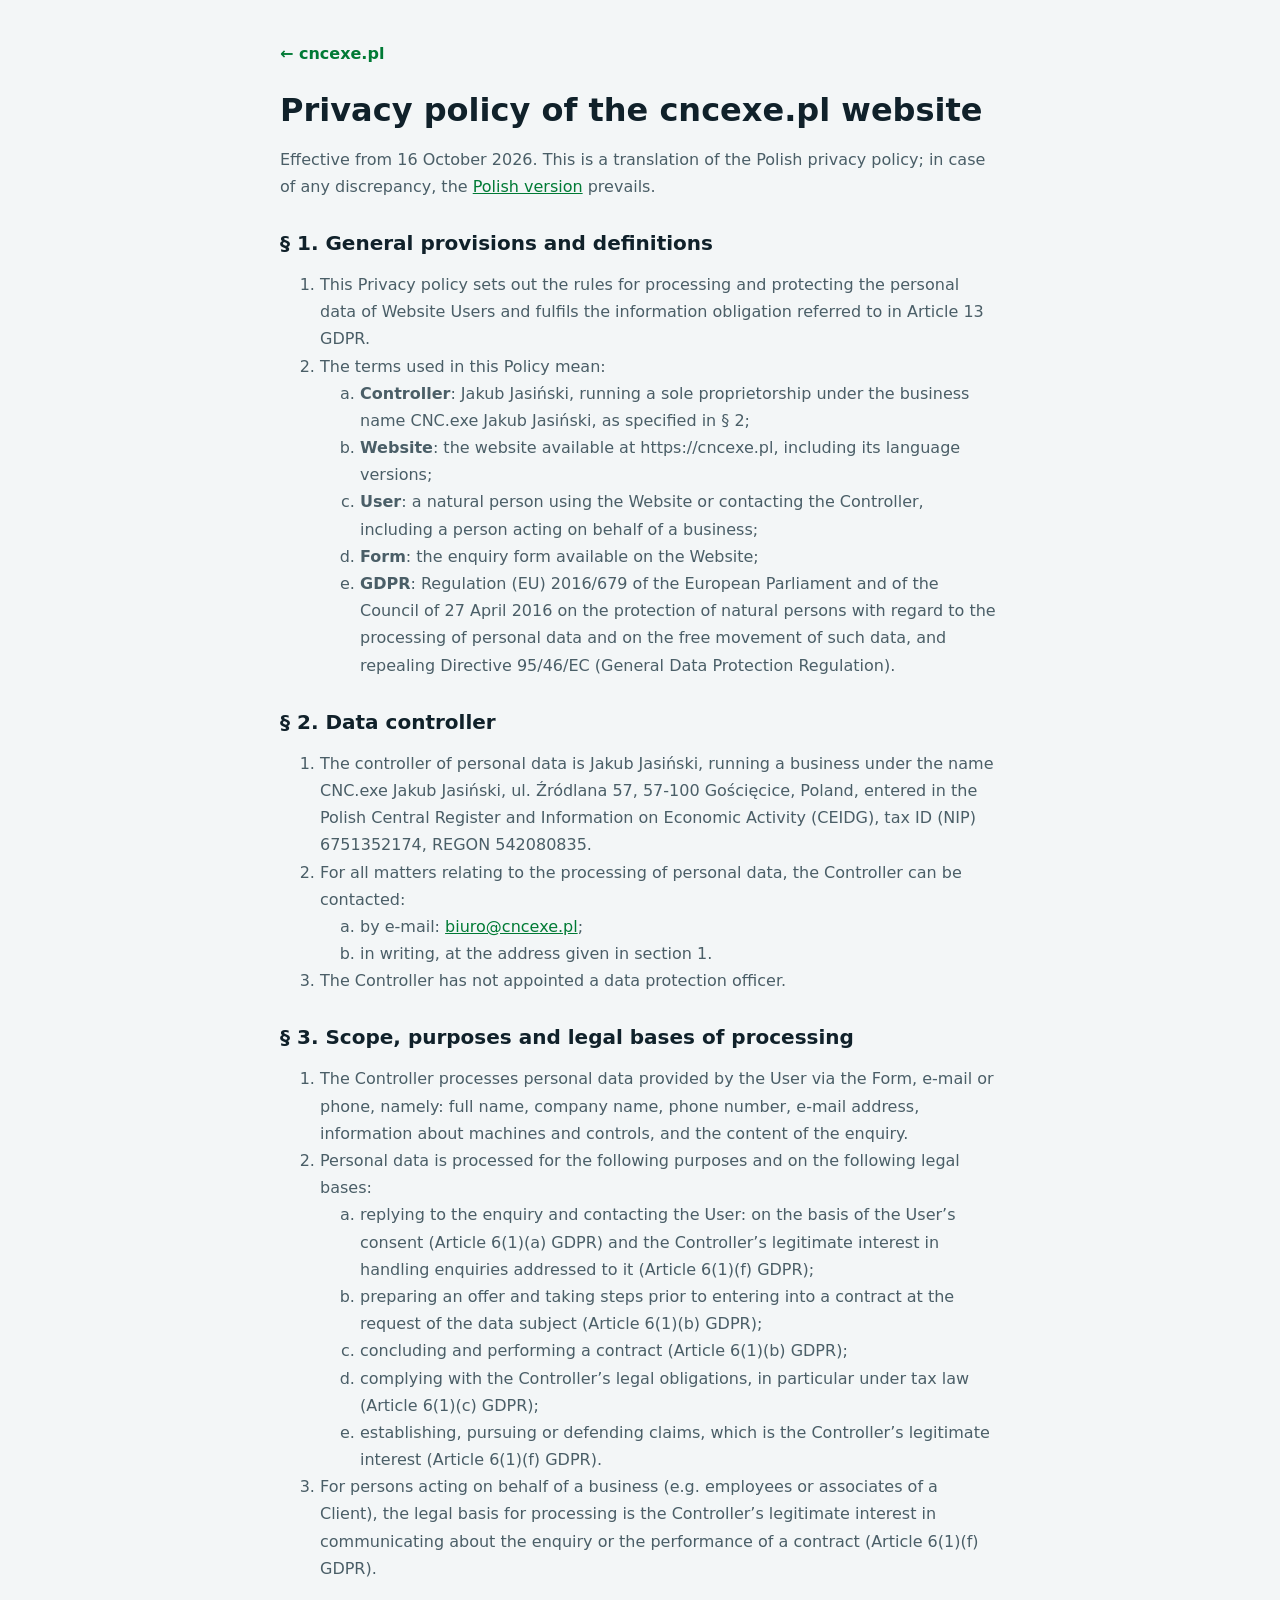
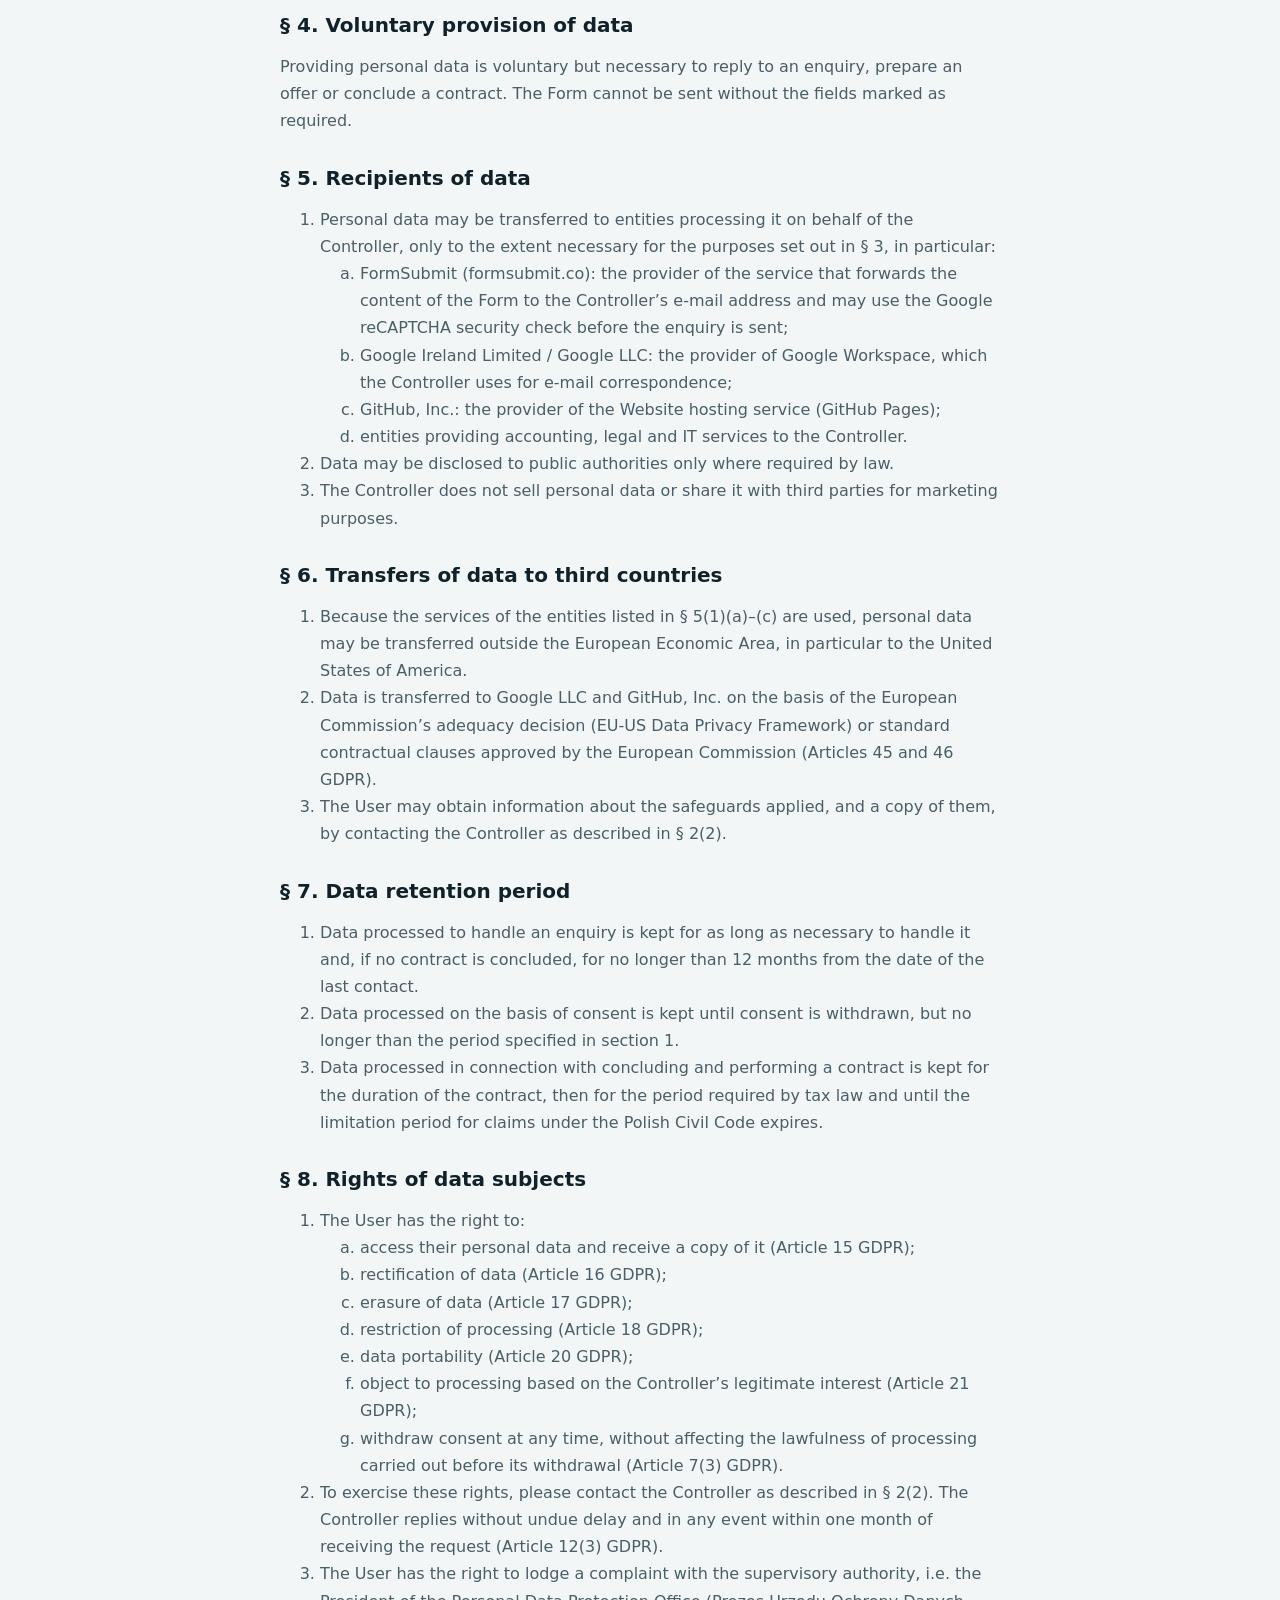
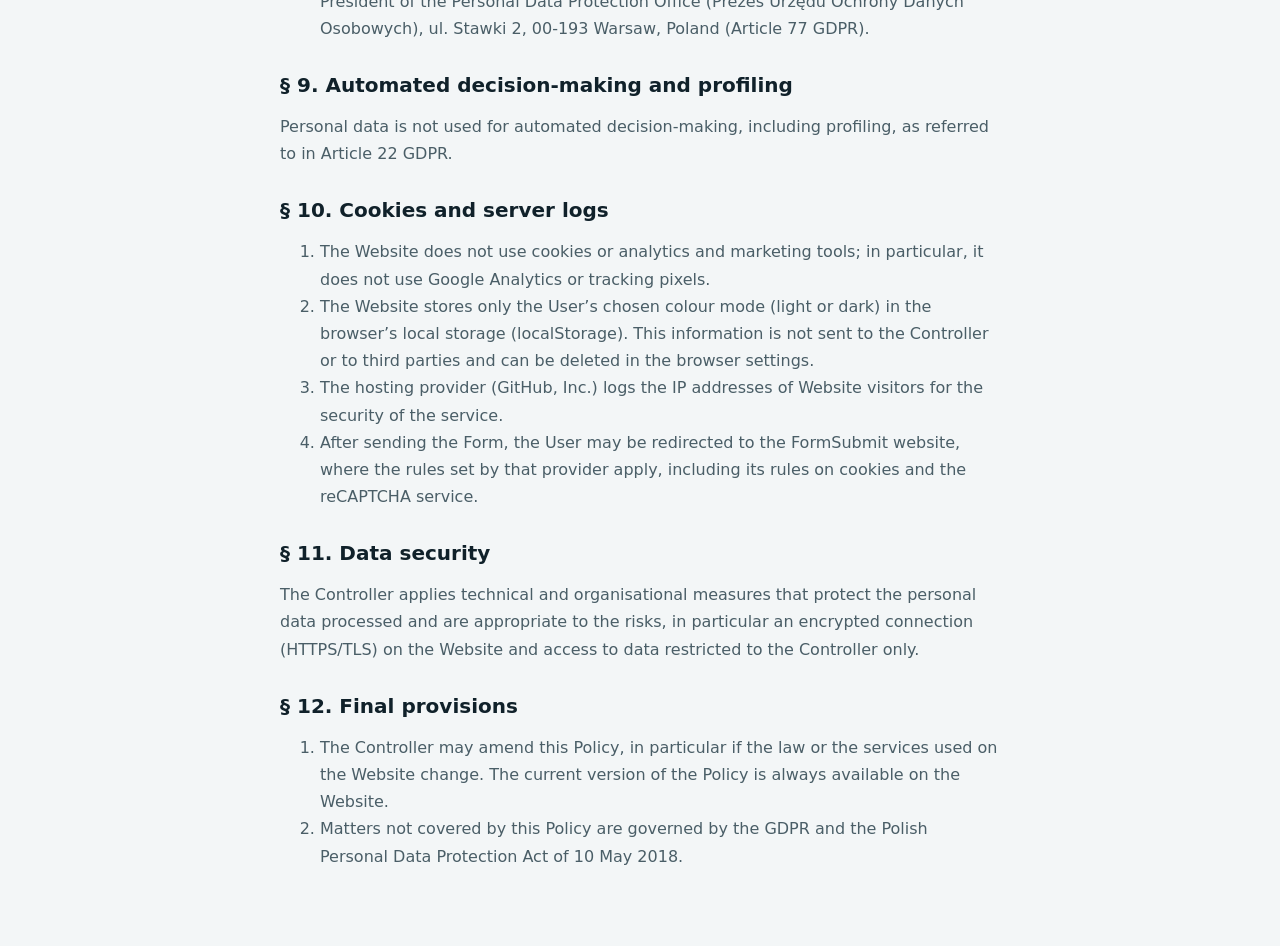
<file: en/privacy-policy.html>
<!doctype html>
<html lang="en">
<head>
<meta charset="utf-8">
<meta name="viewport" content="width=device-width, initial-scale=1">
<title>Privacy policy — CNC.exe</title>
<meta name="robots" content="noindex">
<link rel="icon" type="image/png" href="/img/logo.png">
<script>try{if(localStorage.getItem('theme')==='dark')document.documentElement.dataset.theme='dark'}catch(e){}</script>
<link rel="stylesheet" href="/style.css?v=3">
</head>
<body>
<main class="doc">
  <a class="back" href="/en/">← cncexe.pl</a>
  <h1>Privacy policy of the cncexe.pl website</h1>
  <p>Effective from 16 October 2026. This is a translation of the Polish privacy policy; in case of any discrepancy, the <a href="/polityka-prywatnosci.html">Polish version</a> prevails.</p>

  <h2>§ 1. General provisions and definitions</h2>
  <ol>
    <li>This Privacy policy sets out the rules for processing and protecting the personal data of Website Users and fulfils the information obligation referred to in Article 13 GDPR.</li>
    <li>The terms used in this Policy mean:
      <ol>
        <li><b>Controller</b>: Jakub Jasiński, running a sole proprietorship under the business name CNC.exe Jakub Jasiński, as specified in § 2;</li>
        <li><b>Website</b>: the website available at https://cncexe.pl, including its language versions;</li>
        <li><b>User</b>: a natural person using the Website or contacting the Controller, including a person acting on behalf of a business;</li>
        <li><b>Form</b>: the enquiry form available on the Website;</li>
        <li><b>GDPR</b>: Regulation (EU) 2016/679 of the European Parliament and of the Council of 27 April 2016 on the protection of natural persons with regard to the processing of personal data and on the free movement of such data, and repealing Directive 95/46/EC (General Data Protection Regulation).</li>
      </ol>
    </li>
  </ol>

  <h2>§ 2. Data controller</h2>
  <ol>
    <li>The controller of personal data is Jakub Jasiński, running a business under the name CNC.exe Jakub Jasiński, ul. Źródlana 57, 57-100 Gościęcice, Poland, entered in the Polish Central Register and Information on Economic Activity (CEIDG), tax ID (NIP) 6751352174, REGON 542080835.</li>
    <li>For all matters relating to the processing of personal data, the Controller can be contacted:
      <ol>
        <li>by e-mail: <a href="mailto:biuro@cncexe.pl">biuro@cncexe.pl</a>;</li>
        <li>in writing, at the address given in section 1.</li>
      </ol>
    </li>
    <li>The Controller has not appointed a data protection officer.</li>
  </ol>

  <h2>§ 3. Scope, purposes and legal bases of processing</h2>
  <ol>
    <li>The Controller processes personal data provided by the User via the Form, e-mail or phone, namely: full name, company name, phone number, e-mail address, information about machines and controls, and the content of the enquiry.</li>
    <li>Personal data is processed for the following purposes and on the following legal bases:
      <ol>
        <li>replying to the enquiry and contacting the User: on the basis of the User’s consent (Article 6(1)(a) GDPR) and the Controller’s legitimate interest in handling enquiries addressed to it (Article 6(1)(f) GDPR);</li>
        <li>preparing an offer and taking steps prior to entering into a contract at the request of the data subject (Article 6(1)(b) GDPR);</li>
        <li>concluding and performing a contract (Article 6(1)(b) GDPR);</li>
        <li>complying with the Controller’s legal obligations, in particular under tax law (Article 6(1)(c) GDPR);</li>
        <li>establishing, pursuing or defending claims, which is the Controller’s legitimate interest (Article 6(1)(f) GDPR).</li>
      </ol>
    </li>
    <li>For persons acting on behalf of a business (e.g. employees or associates of a Client), the legal basis for processing is the Controller’s legitimate interest in communicating about the enquiry or the performance of a contract (Article 6(1)(f) GDPR).</li>
  </ol>

  <h2>§ 4. Voluntary provision of data</h2>
  <p>Providing personal data is voluntary but necessary to reply to an enquiry, prepare an offer or conclude a contract. The Form cannot be sent without the fields marked as required.</p>

  <h2>§ 5. Recipients of data</h2>
  <ol>
    <li>Personal data may be transferred to entities processing it on behalf of the Controller, only to the extent necessary for the purposes set out in § 3, in particular:
      <ol>
        <li>FormSubmit (formsubmit.co): the provider of the service that forwards the content of the Form to the Controller’s e-mail address and may use the Google reCAPTCHA security check before the enquiry is sent;</li>
        <li>Google Ireland Limited / Google LLC: the provider of Google Workspace, which the Controller uses for e-mail correspondence;</li>
        <li>GitHub, Inc.: the provider of the Website hosting service (GitHub Pages);</li>
        <li>entities providing accounting, legal and IT services to the Controller.</li>
      </ol>
    </li>
    <li>Data may be disclosed to public authorities only where required by law.</li>
    <li>The Controller does not sell personal data or share it with third parties for marketing purposes.</li>
  </ol>

  <h2>§ 6. Transfers of data to third countries</h2>
  <ol>
    <li>Because the services of the entities listed in § 5(1)(a)–(c) are used, personal data may be transferred outside the European Economic Area, in particular to the United States of America.</li>
    <li>Data is transferred to Google LLC and GitHub, Inc. on the basis of the European Commission’s adequacy decision (EU-US Data Privacy Framework) or standard contractual clauses approved by the European Commission (Articles 45 and 46 GDPR).</li>
    <li>The User may obtain information about the safeguards applied, and a copy of them, by contacting the Controller as described in § 2(2).</li>
  </ol>

  <h2>§ 7. Data retention period</h2>
  <ol>
    <li>Data processed to handle an enquiry is kept for as long as necessary to handle it and, if no contract is concluded, for no longer than 12 months from the date of the last contact.</li>
    <li>Data processed on the basis of consent is kept until consent is withdrawn, but no longer than the period specified in section 1.</li>
    <li>Data processed in connection with concluding and performing a contract is kept for the duration of the contract, then for the period required by tax law and until the limitation period for claims under the Polish Civil Code expires.</li>
  </ol>

  <h2>§ 8. Rights of data subjects</h2>
  <ol>
    <li>The User has the right to:
      <ol>
        <li>access their personal data and receive a copy of it (Article 15 GDPR);</li>
        <li>rectification of data (Article 16 GDPR);</li>
        <li>erasure of data (Article 17 GDPR);</li>
        <li>restriction of processing (Article 18 GDPR);</li>
        <li>data portability (Article 20 GDPR);</li>
        <li>object to processing based on the Controller’s legitimate interest (Article 21 GDPR);</li>
        <li>withdraw consent at any time, without affecting the lawfulness of processing carried out before its withdrawal (Article 7(3) GDPR).</li>
      </ol>
    </li>
    <li>To exercise these rights, please contact the Controller as described in § 2(2). The Controller replies without undue delay and in any event within one month of receiving the request (Article 12(3) GDPR).</li>
    <li>The User has the right to lodge a complaint with the supervisory authority, i.e. the President of the Personal Data Protection Office (Prezes Urzędu Ochrony Danych Osobowych), ul. Stawki 2, 00-193 Warsaw, Poland (Article 77 GDPR).</li>
  </ol>

  <h2>§ 9. Automated decision-making and profiling</h2>
  <p>Personal data is not used for automated decision-making, including profiling, as referred to in Article 22 GDPR.</p>

  <h2>§ 10. Cookies and server logs</h2>
  <ol>
    <li>The Website does not use cookies or analytics and marketing tools; in particular, it does not use Google Analytics or tracking pixels.</li>
    <li>The Website stores only the User’s chosen colour mode (light or dark) in the browser’s local storage (localStorage). This information is not sent to the Controller or to third parties and can be deleted in the browser settings.</li>
    <li>The hosting provider (GitHub, Inc.) logs the IP addresses of Website visitors for the security of the service.</li>
    <li>After sending the Form, the User may be redirected to the FormSubmit website, where the rules set by that provider apply, including its rules on cookies and the reCAPTCHA service.</li>
  </ol>

  <h2>§ 11. Data security</h2>
  <p>The Controller applies technical and organisational measures that protect the personal data processed and are appropriate to the risks, in particular an encrypted connection (HTTPS/TLS) on the Website and access to data restricted to the Controller only.</p>

  <h2>§ 12. Final provisions</h2>
  <ol>
    <li>The Controller may amend this Policy, in particular if the law or the services used on the Website change. The current version of the Policy is always available on the Website.</li>
    <li>Matters not covered by this Policy are governed by the GDPR and the Polish Personal Data Protection Act of 10 May 2018.</li>
  </ol>
</main>
</body>
</html>
</file>
<file: style.css>
/* Light theme is the default; <html data-theme="dark"> switches to dark. */
:root {
  --bg: #f3f6f7;
  --panel: #ffffff;
  --text: #10212a;
  --muted: #4a5e67;
  --green: #007a35;   /* green used as text: >= 4.5:1 on light backgrounds */
  --brand: #00df56;   /* bright brand green for fills and accents */
  --line: #d6e0e4;
  --header-bg: rgba(255, 255, 255, .92);
  --hero-overlay: linear-gradient(90deg, #f3f6f7 0%, rgba(243,246,247,.94) 45%, rgba(243,246,247,.35) 100%);
  --hero-overlay-mobile: linear-gradient(180deg, rgba(243,246,247,.82), #f3f6f7 85%);
  --hero-text: #33474f;
  --shadow: 0 1px 3px rgba(16, 33, 42, .06);
}
:root[data-theme="dark"] {
  --bg: #081216;
  --panel: #101f25;
  --text: #edf3f5;
  --muted: #acbec6;
  --green: #00df56;
  --line: #2a4149;
  --header-bg: rgba(8, 18, 22, .92);
  --hero-overlay: linear-gradient(90deg, #081216 0%, rgba(8,18,22,.88) 42%, rgba(8,18,22,.25) 100%);
  --hero-overlay-mobile: linear-gradient(180deg, rgba(8,18,22,.7), #081216 85%);
  --hero-text: #c9d6db;
  --shadow: none;
}
* { box-sizing: border-box; }
html { scroll-behavior: smooth; }
body {
  margin: 0;
  background: var(--bg);
  color: var(--text);
  font: 17px/1.6 "Segoe UI", system-ui, -apple-system, Roboto, Arial, sans-serif;
}
a { color: inherit; }
img { display: block; max-width: 100%; }
.wrap { max-width: 1140px; margin: 0 auto; padding: 0 20px; }
.eyebrow { color: var(--green); font-size: 13px; font-weight: 700; letter-spacing: .12em; text-transform: uppercase; margin: 0 0 8px; }
h1, h2, h3 { line-height: 1.15; margin: 0; }
h2 { font-size: clamp(28px, 4vw, 40px); margin-bottom: 16px; }
p { color: var(--muted); }
.lead { max-width: 720px; }

/* header */
header { position: sticky; top: 0; z-index: 10; background: var(--header-bg); backdrop-filter: blur(8px); border-bottom: 1px solid var(--line); }
header .wrap { display: flex; align-items: center; gap: 24px; height: 68px; }
.brand { display: flex; align-items: center; gap: 10px; text-decoration: none; }
.brand img { width: 40px; height: 40px; }
.brand b { font-size: 24px; letter-spacing: -.01em; }
.brand small { display: block; font-size: 9px; letter-spacing: .14em; color: var(--muted); }
nav { margin-left: auto; display: flex; gap: 22px; font-size: 15px; }
nav a { text-decoration: none; color: var(--muted); }
nav a:hover { color: var(--text); }
.btn { display: inline-block; padding: 12px 22px; border-radius: 8px; font-weight: 700; text-decoration: none; border: 1px solid var(--green); }
.btn.solid { background: var(--brand); border-color: var(--brand); color: #04110a; }
.btn:hover { filter: brightness(1.12); }
.lang { display: flex; gap: 2px; font-size: 13px; font-weight: 700; letter-spacing: .06em; }
.lang a { text-decoration: none; color: var(--muted); padding: 4px 7px; border-radius: 6px; }
.lang a:hover { color: var(--text); }
.lang a[aria-current] { color: var(--green); border: 1px solid var(--line); }
.theme { flex: none; width: 36px; height: 36px; display: grid; place-items: center; padding: 0; border: 1px solid var(--line); border-radius: 8px; background: none; color: var(--text); cursor: pointer; }
.theme:hover { border-color: var(--green); }
.theme .sun, [data-theme="dark"] .theme .moon { display: none; }
[data-theme="dark"] .theme .sun { display: block; }

/* hero */
.hero { position: relative; min-height: min(88vh, 720px); display: flex; align-items: center; border-bottom: 3px solid var(--brand);
  background: var(--hero-overlay), url(img/hero.jpg) center right / cover no-repeat; }
.hero .wrap { padding-top: 60px; padding-bottom: 60px; width: 100%; }
.hero h1 { font-size: clamp(38px, 6.5vw, 72px); font-weight: 800; }
.hero h1 span { color: var(--green); }
.hero p { max-width: 600px; font-size: 19px; margin: 20px 0 30px; color: var(--hero-text); }
.cta { display: flex; flex-wrap: wrap; gap: 12px; }

.controls { border-bottom: 1px solid var(--line); }
.controls .wrap { display: flex; flex-wrap: wrap; justify-content: space-between; gap: 12px 28px; padding-top: 20px; padding-bottom: 20px; font-weight: 700; letter-spacing: .1em; color: var(--muted); font-size: 15px; }
.controls .wrap span:first-child { color: var(--green); }

section { padding: 84px 0; }
.grid { display: grid; gap: 18px; grid-template-columns: repeat(auto-fit, minmax(300px, 1fr)); margin-top: 36px; }
.grid.four { grid-template-columns: repeat(auto-fit, minmax(240px, 1fr)); }
.card { background: var(--panel); border: 1px solid var(--line); border-radius: 12px; padding: 24px; box-shadow: var(--shadow); }
.card .num { color: var(--green); font-weight: 700; font-size: 14px; }
.card h3 { font-size: 20px; margin: 10px 0 10px; }
.card p { margin: 0; font-size: 16px; }
.tag { display: inline-block; margin-top: 14px; padding: 3px 12px; border: 1px solid var(--green); border-radius: 999px; color: var(--green); font-size: 13px; font-weight: 700; }

/* panel sections */
.why { background: var(--panel); border-top: 1px solid var(--line); border-bottom: 1px solid var(--line); }
.why .card { background: var(--bg); }
.split { display: grid; gap: 40px; grid-template-columns: 1fr 1fr; align-items: center; }
.split img { border-radius: 12px; border: 1px solid var(--line); width: 100%; aspect-ratio: 4 / 3; object-fit: cover; object-position: 40% center; }
.points { list-style: none; padding: 0; margin: 24px 0 0; }
.points li { padding: 14px 0 14px 22px; border-top: 1px solid var(--line); position: relative; color: var(--muted); }
.points li::before { content: ""; position: absolute; left: 0; top: 23px; width: 9px; height: 9px; border-radius: 50%; background: var(--brand); }
.points b { color: var(--text); }

/* apps */
.app { display: flex; gap: 16px; align-items: flex-start; }
.app img { width: 64px; height: 64px; flex: none; }
.app small { display: block; color: var(--green); font-size: 12px; font-weight: 700; letter-spacing: .1em; text-transform: uppercase; }
.app h3 { margin-top: 2px; }

/* process terms */
.terms { display: grid; gap: 18px; grid-template-columns: repeat(auto-fit, minmax(240px, 1fr)); margin-top: 18px; padding: 22px 24px; background: var(--panel); border: 1px solid var(--line); border-left: 4px solid var(--brand); border-radius: 12px; box-shadow: var(--shadow); }
.terms b { color: var(--text); }
.terms p { margin: 4px 0 0; font-size: 15px; }

/* experience */
.stats { display: flex; flex-wrap: wrap; gap: 18px; margin-top: 36px; }
.stat { flex: 1 1 200px; background: var(--bg); border: 1px solid var(--line); border-radius: 12px; padding: 22px 24px; box-shadow: var(--shadow); }
.stat b { display: block; font-size: 52px; line-height: 1; color: var(--green); }
.stat span { color: var(--muted); }

/* faq */
.faq { max-width: 860px; margin-top: 28px; }
.faq details { border-top: 1px solid var(--line); padding: 18px 0; }
.faq details:last-child { border-bottom: 1px solid var(--line); }
.faq summary { cursor: pointer; font-weight: 700; font-size: 18px; list-style: none; position: relative; padding-right: 36px; }
.faq summary::-webkit-details-marker { display: none; }
.faq summary::after { content: "+"; position: absolute; right: 4px; top: -4px; color: var(--green); font-size: 26px; font-weight: 400; }
.faq details[open] summary::after { content: "−"; }
.faq p { margin: 10px 0 0; }

/* contact */
.contact { border-top: 3px solid var(--brand); background: linear-gradient(180deg, var(--panel), var(--bg)); }
.contact .split { align-items: start; }
.contact address { font-style: normal; color: var(--muted); margin-top: 28px; font-size: 15px; }
.form { background: var(--panel); border: 1px solid var(--line); border-radius: 12px; padding: 24px; display: grid; gap: 14px; box-shadow: var(--shadow); }
.form h3 { font-size: 20px; }
.form .row { display: grid; gap: 14px; grid-template-columns: 1fr 1fr; }
.form label { display: grid; gap: 6px; font-size: 13px; font-weight: 700; letter-spacing: .06em; text-transform: uppercase; color: var(--muted); }
.form input, .form textarea { font: inherit; font-size: 16px; font-weight: 400; color: var(--text); background: var(--bg); border: 1px solid var(--line); border-radius: 8px; padding: 10px 12px; width: 100%; }
.form input:focus, .form textarea:focus { outline: 2px solid var(--green); outline-offset: 1px; }
.form textarea { resize: vertical; }
.form .consent { display: flex; gap: 10px; align-items: flex-start; text-transform: none; letter-spacing: 0; font-weight: 400; font-size: 14px; }
.form .consent input { width: 18px; height: 18px; flex: none; margin-top: 2px; accent-color: var(--green); }
.form button { font: inherit; font-weight: 700; cursor: pointer; }
.sent { display: none; margin: 0; padding: 12px 14px; border: 1px solid var(--green); border-radius: 8px; color: var(--text); }
.sent:target { display: block; }

footer { border-top: 1px solid var(--line); padding: 24px 0; font-size: 13px; color: var(--muted); }
footer .wrap { display: flex; flex-wrap: wrap; justify-content: space-between; gap: 8px; letter-spacing: .08em; }
footer a { color: var(--muted); }
.reveal { font: inherit; letter-spacing: inherit; color: var(--green); background: none; border: 0; padding: 0; text-decoration: underline; cursor: pointer; }

/* privacy policy pages */
.doc { max-width: 760px; margin: 0 auto; padding: 40px 20px 60px; font-size: 16px; line-height: 1.7; }
.doc h1 { font-size: 32px; line-height: 1.2; margin: 24px 0 8px; }
.doc h2 { font-size: 20px; margin: 32px 0 8px; }
.doc li { color: var(--muted); }
.doc a { color: var(--green); }
.doc ol ol { list-style: lower-alpha; }
.doc .back { font-weight: 700; text-decoration: none; }

@media (max-width: 1100px) {
  nav { display: none; }
  .lang { margin-left: auto; }
  header .wrap { gap: 14px; }
}
@media (max-width: 860px) {
  .split { grid-template-columns: 1fr; }
  .form .row { grid-template-columns: 1fr; }
  section { padding: 60px 0; }
  .hero { background: var(--hero-overlay-mobile), url(img/hero.jpg) 70% center / cover no-repeat; }
}
@media (max-width: 420px) {
  .brand small { display: none; }
  .cta .btn { width: 100%; text-align: center; }
}
</file>
